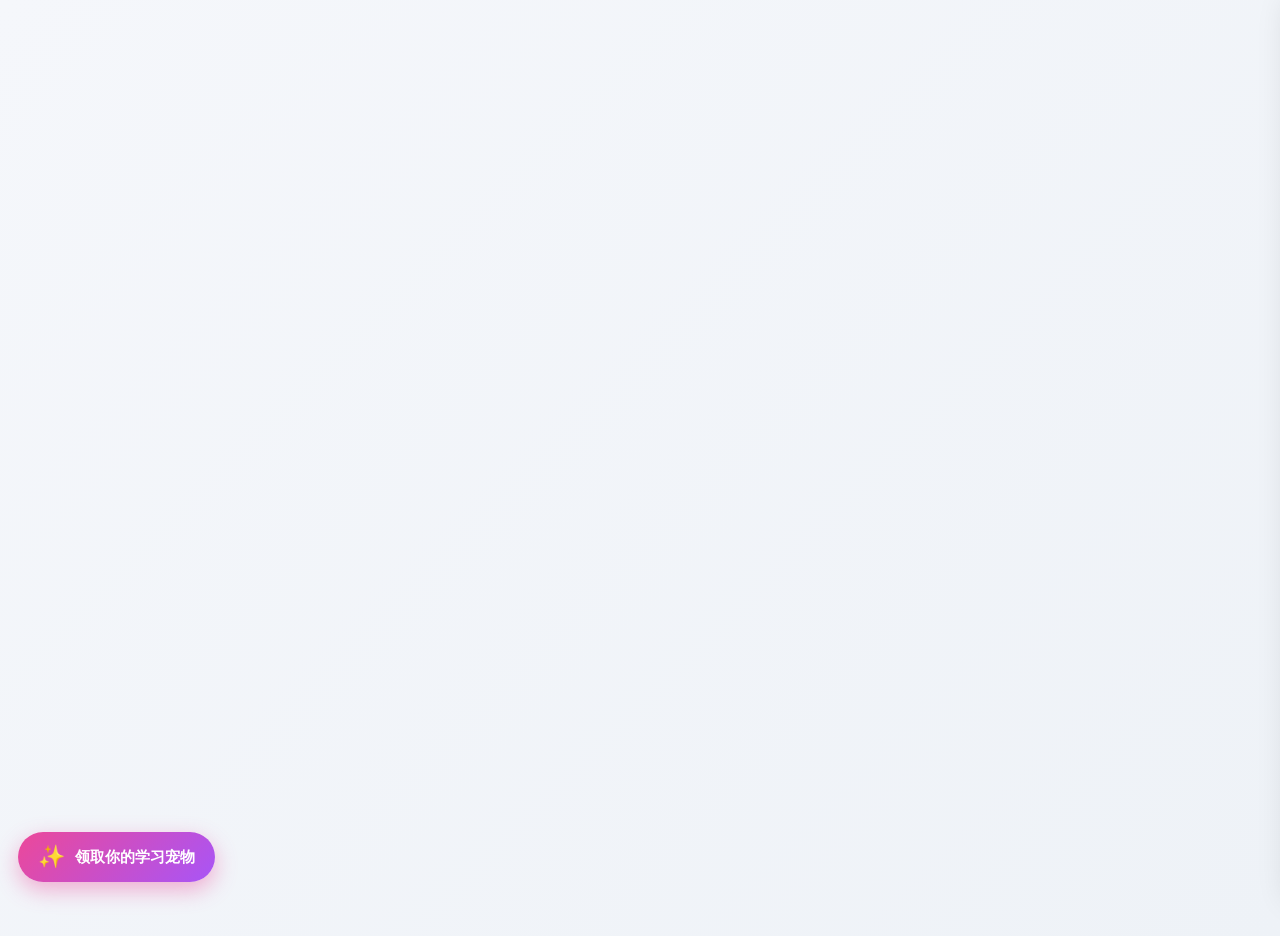
<file: 学习宠物/index.html>
<!DOCTYPE html>
<html lang="zh-CN">
<head>
<meta charset="UTF-8">
<meta name="viewport" content="width=device-width, initial-scale=1.0">
<title>学习宠物</title>
<style>
/* ============================================================
   学习宠物 —— 样式（仅组件级）
   ============================================================ */
:root{
  --indigo:#6366f1; --sky:#0ea5e9; --green:#22c55e; --red:#ef4444;
  --gray:#cbd5e1; --ink:#1e293b; --muted:#64748b; --bg1:#f5f7fb; --bg2:#eef2f7; --card:#fff;
  --aimes-pink:#f4a6d7;
}

/* === 宠物本体 === */
#pet{position:fixed;z-index:9999;width:130px;height:150px;display:none;cursor:grab;
  user-select:none;touch-action:none;filter:drop-shadow(0 6px 14px rgba(0,0,0,.18));}
#pet.dragging{cursor:grabbing;}
#pet img{width:100%;height:100%;object-fit:contain;image-rendering:pixelated;
  transform:scaleX(var(--dir,1));transition:transform .2s;
  background:transparent;min-height:40px;}
/* 爱弥丝 GIF 走路弹跳 */
#pet.aimes.walking img{animation:pet-bob .45s ease-in-out infinite;}
@keyframes pet-bob{0%,100%{transform:translateY(0) scaleX(var(--dir,1));}50%{transform:translateY(-3px) scaleX(var(--dir,1));}}

/* 博士熊 CSS 动画（静态图 + 关键帧） */
#pet.bear img{animation:bear-idle 2.2s ease-in-out infinite;}
@keyframes bear-idle{0%,100%{transform:translateY(0) rotate(0deg) scaleX(var(--dir,1));}25%{transform:translateY(-2px) rotate(1deg) scaleX(var(--dir,1));}75%{transform:translateY(-1px) rotate(-1deg) scaleX(var(--dir,1));}}
#pet.bear.walking img{animation:bear-walk .38s ease-in-out infinite;}
@keyframes bear-walk{0%,100%{transform:translateY(0) scaleY(1) scaleX(var(--dir,1));}30%{transform:translateY(-7px) scaleY(1.04) scaleX(var(--dir,1));}60%{transform:translateY(0) scaleY(.96) scaleX(var(--dir,1));}}
#pet.bear.dragging img{animation:none;transform:scale(1.08) scaleX(var(--dir,1));}
#pet.bear.hugging img{animation:bear-hug .5s ease-in-out 3;}
@keyframes bear-hug{0%,100%{transform:rotate(0deg) scaleX(var(--dir,1));}33%{transform:rotate(-8deg) scale(1.05) scaleX(var(--dir,1));}66%{transform:rotate(8deg) scale(1.05) scaleX(var(--dir,1));}}

#pet .shadow{position:absolute;bottom:-6px;left:10%;width:80%;height:12px;border-radius:50%;
  background:rgba(0,0,0,.15);filter:blur(4px);}
#pet .bubble{position:absolute;top:-48px;left:50%;transform:translateX(-50%);
  background:#fff;border:1px solid #e2e8f0;border-radius:12px;padding:6px 12px;font-size:13px;
  max-width:200px;white-space:normal;line-height:1.5;text-align:center;
  box-shadow:0 4px 12px rgba(0,0,0,.12);opacity:0;transition:.25s;pointer-events:none;}
#pet .bubble.show{opacity:1;}

/* === 领取按钮 === */
#claimBtn{position:fixed;left:18px;bottom:18px;z-index:9998;display:flex;align-items:center;gap:10px;
  border:none;background:linear-gradient(135deg,#ec4899,#a855f7);color:#fff;
  padding:12px 20px;border-radius:999px;font-size:15px;font-weight:700;cursor:pointer;
  box-shadow:0 8px 22px rgba(236,72,153,.42);animation:floaty 2.2s ease-in-out infinite;}
#claimBtn .emo{font-size:22px;}
@keyframes floaty{0%,100%{transform:translateY(0)}50%{transform:translateY(-5px)}}

/* === 面板开关 === */
#toggleBtn{position:fixed;right:18px;bottom:18px;z-index:9998;width:54px;height:54px;border-radius:50%;display:none;
  border:none;background:linear-gradient(135deg,#ec4899,#a855f7);color:#fff;font-size:24px;
  box-shadow:0 8px 20px rgba(236,72,153,.4);cursor:pointer;}

/* === 抽屉面板 === */
#panel{position:fixed;top:0;right:0;height:100%;width:360px;max-width:92vw;z-index:9998;
  background:var(--card);box-shadow:-10px 0 30px rgba(0,0,0,.12);transform:translateX(105%);
  transition:transform .3s ease;display:flex;flex-direction:column;font-family:-apple-system,"PingFang SC","Microsoft YaHei",sans-serif;color:var(--ink);}
#panel.open{transform:translateX(0);}
.p-head{display:flex;align-items:center;justify-content:space-between;gap:8px;padding:14px 16px;
  border-bottom:1px solid #f1f5f9;flex-wrap:wrap;}
.p-title{font-size:17px;font-weight:700;display:flex;align-items:center;gap:8px;}
.p-title input{border:none;border-bottom:2px dashed var(--gray);width:80px;font-size:16px;font-weight:700;outline:none;}
.lvl{background:linear-gradient(135deg,#ec4899,#a855f7);color:#fff;font-size:11px;
  font-weight:700;padding:2px 9px;border-radius:999px;}
.coins{display:flex;align-items:center;gap:5px;font-weight:700;color:#ea580c;background:#fff7ed;
  border:1px solid #fed7aa;padding:4px 10px;border-radius:999px;font-size:14px;}
.p-close{border:none;background:#f1f5f9;border-radius:10px;width:34px;height:34px;font-size:18px;cursor:pointer;color:var(--muted);}
.p-body{padding:14px 16px;overflow-y:auto;flex:1;}
.stats{display:grid;grid-template-columns:1fr 1fr;gap:9px 14px;margin-bottom:14px;}
.stat{display:flex;align-items:center;gap:7px;font-size:13px;}
.stat .ico{width:20px;text-align:center;}
.stat .lab{width:36px;color:var(--muted);}
.bar{flex:1;height:9px;background:#eef1f6;border-radius:999px;overflow:hidden;}
.bar>i{display:block;height:100%;border-radius:999px;transition:width .4s;}
.tabs{display:flex;gap:6px;margin:6px 0 14px;}
.tab{flex:1;text-align:center;padding:9px 4px;border-radius:10px;cursor:pointer;background:#eef1f6;
  color:var(--muted);font-weight:600;font-size:13px;border:1px solid transparent;transition:all .15s;}
.tab:hover{background:#f0e6f6;}
.tab.active{background:#fdf4ff;color:#a855f7;border-color:#f9a8d4;font-weight:700;}
.panel{display:none;}.panel.active{display:block;}

/* === 照顾 tab === */
.care-grid{display:grid;grid-template-columns:1fr 1fr;gap:9px;}
.care-btn{border:1px solid #e2e8f0;background:#f8fafc;border-radius:12px;padding:14px;text-align:left;
  font-size:14px;font-weight:600;cursor:pointer;color:var(--ink);transition:all .15s;}
.care-btn small{display:block;color:var(--muted);font-weight:500;font-size:11px;margin-top:4px;}
.care-btn:hover{border-color:#ec4899;background:#fdf4ff;transform:translateY(-1px);}

/* === 商店 tab === */
.shop-section-title{font-size:13px;font-weight:700;color:var(--muted);margin:8px 0 6px;
  padding-bottom:4px;border-bottom:1px solid #f1f5f9;}
.shop-section-title:first-child{margin-top:0;}
.shop{display:grid;grid-template-columns:1fr 1fr;gap:9px;}
.item{border:1px solid #e2e8f0;border-radius:12px;padding:10px;text-align:center;background:#f8fafc;transition:all .15s;}
.item:hover{border-color:#f9a8d4;box-shadow:0 2px 8px rgba(0,0,0,.06);}
.item .ic{font-size:28px;}
.item .nm{font-weight:700;font-size:13px;margin-top:2px;}
.item .ds{font-size:11px;color:var(--muted);min-height:26px;margin-top:2px;}
.item button{margin-top:6px;border:none;border-radius:9px;padding:6px 12px;font-weight:700;
  background:linear-gradient(135deg,#ec4899,#a855f7);color:#fff;font-size:12px;cursor:pointer;transition:all .15s;}
.item button:hover{transform:scale(1.05);}
.item button:disabled{background:var(--gray);cursor:not-allowed;transform:none;}
.item.owned{border-color:#bbf7d0;background:#f0fdf4;}
.item.owned button{background:var(--green);}
.item .equip{background:var(--sky);}

/* === 学习 tab === */
.earn-info{display:grid;gap:8px;margin-bottom:10px;}
.earn-card{display:flex;align-items:center;justify-content:space-between;gap:8px;padding:12px 14px;
  border:1px solid #e2e8f0;border-radius:11px;background:linear-gradient(135deg,#f8fafc,#f0f9ff);}
.earn-card .left{display:flex;align-items:center;gap:8px;}
.earn-card .icon{font-size:22px;}
.earn-card .info{font-size:13px;}
.earn-card .info b{display:block;font-size:14px;color:var(--ink);}
.earn-card .info span{color:var(--muted);font-size:11px;}
.earn-card .rate{font-size:14px;font-weight:700;color:#ea580c;white-space:nowrap;
  background:#fff7ed;padding:3px 10px;border-radius:999px;border:1px solid #fed7aa;}
.study-summary{background:linear-gradient(135deg,#eef2ff,#fdf4ff);border:1px solid #c7d2fe;
  border-radius:12px;padding:12px;font-size:13px;line-height:1.8;}
.study-summary b{color:#6366f1;}

/* 自动照顾状态 */
.auto-care-status{display:flex;align-items:center;gap:8px;padding:10px 12px;border-radius:10px;
  font-size:13px;margin-bottom:8px;transition:all .2s;}
.auto-care-status.on{background:#f0fdf4;border:1px solid #bbf7d0;color:#15803d;}
.auto-care-status.off{background:#f8fafc;border:1px solid #e2e8f0;color:var(--muted);}
.auto-dot{width:8px;height:8px;border-radius:50%;flex-shrink:0;}
.on .auto-dot{background:#22c55e;box-shadow:0 0 6px #22c55e66;}
.off .auto-dot{background:#cbd5e1;}

/* === 设置 tab === */
.set-row{display:flex;align-items:center;justify-content:space-between;padding:10px 0;border-bottom:1px solid #f1f5f9;font-size:14px;}
.set-row:last-child{border-bottom:none;}
.set-row input{border:1px solid #e2e8f0;border-radius:8px;padding:4px 8px;font-size:14px;outline:none;width:90px;}
.set-row select{border:1px solid #e2e8f0;border-radius:8px;padding:4px 8px;font-size:14px;outline:none;background:#fff;}
.switch{position:relative;width:44px;height:24px;flex-shrink:0;}
.switch input{opacity:0;width:0;height:0;}
.switch .slider{position:absolute;inset:0;background:#cbd5e1;border-radius:24px;cursor:pointer;transition:.2s;}
.switch .slider::before{content:'';position:absolute;height:18px;width:18px;left:3px;bottom:3px;
  background:#fff;border-radius:50%;transition:.2s;}
.switch input:checked+.slider{background:#22c55e;}
.switch input:checked+.slider::before{transform:translateX(20px);}
.danger{background:var(--red);color:#fff;border:none;border-radius:9px;padding:8px 16px;font-weight:700;cursor:pointer;transition:all .15s;}
.danger:hover{background:#dc2626;}

/* === 事件日志 === */
.event-log{max-height:140px;overflow-y:auto;background:#f8fafc;border:1px solid #e2e8f0;
  border-radius:10px;padding:8px 10px;margin-top:8px;font-size:12px;line-height:1.7;}
.event-log .empty{color:var(--muted);text-align:center;padding:12px 0;}
.event-log-item{padding:3px 0;border-bottom:1px dashed #f1f5f9;display:flex;gap:6px;align-items:flex-start;}
.event-log-item:last-child{border-bottom:none;}
.event-log-item .time{color:var(--muted);white-space:nowrap;font-size:11px;}
.event-log-item .msg{flex:1;}
.event-log-item.auto{color:#059669;}

.hint{font-size:12px;color:var(--muted);line-height:1.6;margin-top:8px;}
.hint code{background:#f1f5f9;padding:1px 5px;border-radius:4px;font-size:11px;}

#toast{position:fixed;left:50%;bottom:26px;transform:translateX(-50%) translateY(20px);background:var(--ink);
  color:#fff;padding:10px 18px;border-radius:11px;font-size:14px;opacity:0;pointer-events:none;transition:.3s;z-index:10000;
  max-width:320px;text-align:center;line-height:1.4;}
#toast.show{opacity:1;transform:translateX(-50%) translateY(0);}

/* === 宠物选择弹窗 === */
#pickModal{position:fixed;inset:0;z-index:10002;background:rgba(0,0,0,.45);
  display:none;align-items:center;justify-content:center;backdrop-filter:blur(4px);}
#pickModal.open{display:flex;}
.pick-inner{background:#fff;border-radius:24px;padding:28px 24px;max-width:420px;width:92vw;
  box-shadow:0 24px 60px rgba(0,0,0,.2);text-align:center;}
.pick-inner h2{margin:0 0 4px;font-size:20px;color:var(--ink);}
.pick-inner p{margin:0 0 20px;color:var(--muted);font-size:14px;}
.pick-options{display:flex;gap:16px;justify-content:center;}
.pick-card{width:150px;border:2px solid #e2e8f0;border-radius:18px;padding:16px 12px;cursor:pointer;
  transition:all .2s;text-align:center;background:#fafbfc;}
.pick-card:hover{border-color:#a855f7;transform:translateY(-4px);box-shadow:0 8px 24px rgba(168,85,247,.15);}
.pick-card.selected{border-color:#a855f7;background:#fdf4ff;box-shadow:0 0 0 3px rgba(168,85,247,.2);}
.pick-card .preview{width:110px;height:110px;margin:0 auto 10px;border-radius:14px;overflow:hidden;
  background:linear-gradient(135deg,#f0e6f6,#eef2f7);display:flex;align-items:center;justify-content:center;}
.pick-card .preview img{width:90px;height:90px;object-fit:contain;}
.pick-card .name{font-size:16px;font-weight:700;color:var(--ink);}
.pick-card .desc{font-size:11px;color:var(--muted);margin-top:4px;}
.pick-confirm{margin-top:22px;}
.pick-confirm button{width:100%;padding:12px;border:none;border-radius:14px;font-size:16px;font-weight:700;
  color:#fff;background:linear-gradient(135deg,#ec4899,#a855f7);cursor:pointer;
  box-shadow:0 8px 22px rgba(236,72,153,.35);transition:all .15s;}
.pick-confirm button:hover{transform:translateY(-1px);box-shadow:0 10px 28px rgba(236,72,153,.45);}
.pick-confirm button:disabled{background:var(--gray);box-shadow:none;cursor:not-allowed;transform:none;}

@keyframes rise{0%{opacity:1;transform:translateY(0)}100%{opacity:0;transform:translateY(-50px)}}
</style>
<style>
  body{margin:0;font-family:-apple-system,"PingFang SC","Microsoft YaHei",sans-serif;
    background:linear-gradient(135deg,#f5f7fb,#eef2f7);color:#1e293b;min-height:100vh;padding:18px;}
</style>
</head>
<body>

<!-- 领取按钮 -->
<button id="claimBtn" onclick="openPickModal()"><span class="emo">✨</span> 领取你的学习宠物</button>

<!-- 漫游宠物 -->
<div id="pet">
  <div class="bubble" id="bubble"></div>
  <img id="petImg" src="" alt="宠物" draggable="false" onerror="(function(el){el._errCount=(el._errCount||0)+1;if(el._errCount>5){el.style.opacity='0.3';el.alt='🐾 加载中...';}setTimeout(()=>{if(typeof setPetGif==='function')setPetGif(currentAnim||'idle')},300*el._errCount)})(this)">
  <div class="shadow"></div>
</div>
<button id="toggleBtn" title="打开/关闭面板">🐾</button>

<!-- 宠物选择弹窗 -->
<div id="pickModal">
  <div class="pick-inner">
    <h2>🌸 选择你的伙伴</h2>
    <p>每位同学只能领养一只宠物哦～选个喜欢的吧！</p>
    <div class="pick-options">
      <div class="pick-card" data-species="aimes" onclick="selectPet(this)">
        <div class="preview"><img src="./gifs/ameath_content.png" alt="爱弥丝"></div>
        <div class="name">🌸 爱弥丝</div>
        <div class="desc">来自鸣潮的电子精灵<br>GIF 动画 · 活泼可爱</div>
      </div>
      <div class="pick-card" data-species="bear" onclick="selectPet(this)">
        <div class="preview"><img src="./gifs/bear-glasses.png" alt="博士熊"></div>
        <div class="name">🐻 博士熊</div>
        <div class="desc">戴眼镜的学霸小熊<br>安静陪伴 · 温柔治愈</div>
      </div>
    </div>
    <div class="pick-confirm">
      <button id="pickConfirmBtn" disabled onclick="confirmPick()">确认领养</button>
    </div>
  </div>
</div>

<!-- 抽屉面板 -->
<div id="panel">
  <div class="p-head">
    <div class="p-title">
      <input id="petName" value="爱弥丝" maxlength="6" title="改名">
      <span class="lvl" id="lvl">Lv.1</span>
    </div>
    <div style="display:flex;align-items:center;gap:8px;">
      <div class="coins">🪙 <span id="coinNum">0</span></div>
      <button class="p-close" onclick="togglePanel()">✕</button>
    </div>
  </div>
  <div class="p-body">
    <div class="stats" id="stats"></div>
    <!-- 自动照顾状态条 -->
    <div class="auto-care-status" id="autoCareStatus">
      <span class="auto-dot"></span>
      <span id="autoCareText">自动照顾：开启中</span>
    </div>
    <div class="tabs">
      <div class="tab active" data-t="care">🤲 照顾</div>
      <div class="tab" data-t="shop">🛒 商店</div>
      <div class="tab" data-t="study">📚 学习</div>
      <div class="tab" data-t="set">⚙️ 设置</div>
    </div>

    <!-- 照顾 -->
    <div class="panel active" id="p-care">
      <div class="care-grid">
        <button class="care-btn" onclick="care('feed')">🍚 喂饭<small>饱食+25（🪙10）</small></button>
        <button class="care-btn" onclick="care('water')">💧 喂水<small>喝水+30（🪙8）</small></button>
        <button class="care-btn" onclick="care('play')">🎾 陪玩<small>心情+20 清洁+15（🪙30）</small></button>
        <button class="care-btn" onclick="care('clean')">🧼 洗澡<small>清洁+40（🪙20）</small></button>
      </div>
      <p class="hint">💡 手动照顾或让TA自己来。点TA可以免费「抱抱」+3 心情。</p>
    </div>

    <!-- 商店 -->
    <div class="panel" id="p-shop">
      <div class="shop-section-title">🍱 食物 & 饮品</div>
      <div class="shop" id="shop-food"></div>
      <div class="shop-section-title">🎀 装饰与用品</div>
      <div class="shop" id="shop-decor"></div>
      <p class="hint">购买消耗品立即生效；装饰品永久保留，可随时装备/卸下。<br>开启自动照顾后，宠物会自己花币买这些，约 <b>300~350 🪙/天</b>。</p>
    </div>

    <!-- 学习 -->
    <div class="panel" id="p-study">
      <div class="earn-info">
        <div class="earn-card"><div class="left"><span class="icon">📐</span><div class="info"><b>专注学习</b><span>每分钟自动入账</span></div></div><div class="rate">+1 🪙/分</div></div>
        <div class="earn-card"><div class="left"><span class="icon">📖</span><div class="info"><b>背单词</b><span>每词自动入账</span></div></div><div class="rate">+2 🪙/词</div></div>
        <div class="earn-card"><div class="left"><span class="icon">📝</span><div class="info"><b>数学收录</b><span>每道题自动入账</span></div></div><div class="rate">+5 🪙/道</div></div>
      </div>
      <div class="study-summary">
        今日统计：<br>
        ⏱ 专注 <b id="tFocus">0</b> 分钟 &nbsp;·&nbsp; 📖 单词 <b id="tWord">0</b> 个<br>
        📝 数学 <b id="tMath">0</b> 道 &nbsp;·&nbsp; 🪙 共赚 <b id="tCoin">0</b> 币<br>
        🤖 自动花费 <b id="tAutoSpend">0</b> 币
      </div>
      <div class="event-log" id="eventLog">
        <div class="empty">暂无互动记录…开始学习后TA会在这里冒泡～</div>
      </div>
    </div>

    <!-- 设置 -->
    <div class="panel" id="p-set">
      <div class="set-row"><span>宠物名字</span><input id="setName" value="爱弥丝" maxlength="6"></div>
      <div class="set-row"><span>自动照顾</span>
        <label class="switch"><input type="checkbox" id="autoCareToggle" onchange="toggleAutoCare()"><span class="slider"></span></label>
      </div>
      <div class="set-row"><span>移动间隔</span>
        <select id="moveIntervalSel" onchange="changeMoveInterval()">
          <option value="1">1 分钟（活跃）</option>
          <option value="3">3 分钟</option>
          <option value="5" selected>5 分钟（默认）</option>
          <option value="10">10 分钟（安静）</option>
          <option value="30">30 分钟（懒散）</option>
        </select>
      </div>
      <div class="set-row"><span>放生宠物</span><button class="danger" onclick="release()">确认放生</button></div>
      <p class="hint">进度存本浏览器 localStorage（<code>pet-state-v1</code>）。<br>接进考研学习中心后按账号隔离，学习事件由主页面自动推送。</p>
    </div>
  </div>
</div>

<div id="toast"></div>

<script>
'use strict';

/* ============ 可配置项 ============ */
var KEY = 'pet-state-v1';
var GIF_BASE = 'https://gitee.com/lzy-buaa-jdi/ameath/raw/master/gifs/';
var GIF_LOCAL = './gifs/';
var storage = null;

/* ============ 宠物种族配置 ============ */
var SPECIES = {
  aimes: {
    name: '爱弥丝',
    defaultName: '爱弥丝',
    // GIF 动画资源
    gifs: {
      idle: ['idle1.gif', 'idle2.gif', 'idle3.gif', 'idle4.gif'],
      move: 'move.gif',
      drag: 'drag.gif',
      screen: ['screen1.gif', 'screen2.gif', 'screen3.gif', 'screen4.gif', 'screen5.gif', 'screen6.gif', 'screen7.gif'],
      main: 'ameath_content.png'
    },
    cssClass: 'aimes'
  },
  bear: {
    name: '博士熊',
    defaultName: '小博',
    // 静态 PNG，用 CSS 动画模拟
    gifs: { idle: ['bear-glasses.png'], move: 'bear-glasses.png', drag: 'bear-glasses.png', screen: ['bear-glasses.png'], main: 'bear-glasses.png' },
    cssClass: 'bear'
  },
};

/* ============ 数据模型 ============ */
var DECAY = { full: 8.0, water: 10.0, energy: 1.0, clean: 5.0, mood: 5.0 };
var EARN_RULE = { focus: 1, word: 2, math: 5 };

var SHOP_FOOD = [
  { id: 'rice', name: '饭团', icon: '🍙', cost: 10, type: 'consume', effect: { full: 25 }, desc: '饱食 +25' },
  { id: 'noodle', name: '泡面', icon: '🍜', cost: 25, type: 'consume', effect: { full: 50 }, desc: '饱食 +50' },
  { id: 'water', name: '矿泉水', icon: '💧', cost: 8, type: 'consume', effect: { water: 30 }, desc: '喝水 +30' },
  { id: 'juice', name: '果汁', icon: '🥤', cost: 18, type: 'consume', effect: { water: 50 }, desc: '喝水 +50' }
];
var SHOP_DECOR = [
  { id: 'ball', name: '小皮球', icon: '🎾', cost: 30, type: 'consume', effect: { mood: 25 }, desc: '心情 +25' },
  { id: 'soap', name: '沐浴露', icon: '🧼', cost: 20, type: 'consume', effect: { clean: 40 }, desc: '清洁 +40' },
  { id: 'hat', name: '学士帽', icon: '🎓', cost: 80, type: 'perm', desc: '永久：戴学士帽' },
  { id: 'bow', name: '蝴蝶结', icon: '🎀', cost: 60, type: 'perm', desc: '永久：戴蝴蝶结' },
  { id: 'home', name: '舒适小窝', icon: '🏠', cost: 120, type: 'perm', desc: '永久：脚下小窝' }
];
var SHOP = SHOP_FOOD.concat(SHOP_DECOR);

var CARE = {
  feed: { cost: 10, effect: { full: 25 }, emo: '🍚' },
  water: { cost: 8, effect: { water: 30 }, emo: '💧' },
  play: { cost: 30, effect: { mood: 20, clean: 15 }, emo: '🎾' },
  clean: { cost: 20, effect: { clean: 40 }, emo: '🧼' }
};

/* ========== 学习交互 — 反应库 ========== */
var REACTIONS = {
  wordWrong: {
    msgs: [
      '这都不会？哼～再想想！😏',
      '哎呀又错了，你是不是在梦游呀～',
      '这个单词已经记错第 N 次了哦，认真点嘛！',
      '要不要我帮你记？…才不要呢，自己背！👅',
      '错啦错啦～不过没关系，再来一次就好啦',
      '主人你今天的脑子是不是落在家里了～'
    ],
    emoji: '🤪', moodChange: -2, anim: 'screen'
  },
  wordCorrect: {
    msgs: [
      '答对啦！真棒～继续保持 💪',
      'nice！这个单词已经被你拿下了 ✨',
      '嗯嗯，就是这个意思，主人越来越厉害了～',
      '又对一个！离上岸又近了一步 🎯'
    ],
    emoji: '🌟', moodChange: +3, anim: 'screen'
  },
  focusDone: {
    msgs: function (data) {
      var m = data && data.min || 0;
      if (m >= 120) return ['天呐 ' + m + ' 分钟！！主人你也太拼了吧，休息一下眼睛吧～👀',
        m + ' 分钟专注！这就是上岸的姿态吗！佩服佩服 🫡'];
      if (m >= 60) return ['哇 ' + m + ' 分钟！很棒哦，喝口水歇会儿吧～💧',
        '专注 ' + m + ' 分钟，效率满满！给你点赞 👍'];
      return ['不错不错，' + m + ' 分钟的专注，稳扎稳打～📝',
        m + ' 分钟～继续加油，我看好你哦 😊'];
    },
    emoji: '💪', moodChange: +5, anim: 'screen'
  },
  mathWrong: {
    msgs: [
      '数学题又翻车了？让我看看…嗯确实有点难 😅',
      '别慌别慌，错题是宝贝，整理一下就好啦～',
      '这道题…我也觉得烦，但为了考研忍忍吧！',
      '计算错了还是思路错了？下次细心点哦～',
      '没事没事，哪有不犯错的，重要的是搞懂它！'
    ],
    emoji: '🤔', moodChange: -1, anim: 'idle'
  },
  milestone: {
    msgs: function (data) {
      if (!data) return ['里程碑达成！🎉'];
      if (data.type === 'words') return ['哇！今天背了 ' + data.n + ' 个单词！词汇量暴涨中 📈',
        data.n + ' 个单词入手！离英语大神又近一步 ✍️'];
      if (data.type === 'focus') return [data.n + ' 分钟专注时长！这种毅力一定能上岸 🔥',
        '累计专注 ' + data.n + ' 分钟！你是真的卷王啊…🫡'];
      return ['太厉害了！又一个里程碑达成 🏆'];
    },
    emoji: '🎉', moodChange: +8, anim: 'screen'
  }
};

/* ========== 运行时变量 ========== */
var state = null, gifOk = false;
var pet = null, petImg = null;
var currentAnim = 'idle';
var selectedSpecies = null;   // 选择弹窗中选中的种族

var x = 0, y = 0, dir = 1, speed = 0.9;
var walking = false, dragging = false, target = null;
var MOVE_INTERVAL = 5 * 60 * 1000;
var nextMoveAt = Date.now() + MOVE_INTERVAL;
var M = 12, PW = 130, PH = 150;

var AUTO_CARE_INTERVAL = 3 * 60 * 1000;
var nextAutoCareAt = 0;
var AUTO_RESERVE = 30;
var AUTO_THRESHOLD = 35;

/* ============ 工具 ============ */
function todayStr() { var d = new Date(); return d.getFullYear() + '-' + (d.getMonth() + 1) + '-' + d.getDate(); }
function pick(arr) { return arr[Math.floor(Math.random() * arr.length)]; }
function pad0(n) { return n < 10 ? '0' + n : '' + n; }
function rand(a, b) { return a + Math.random() * (b - a); }
function clampStat(k, d) { state.stats[k] = Math.max(0, Math.min(100, state.stats[k] + d)); }
function moodCategory() { var m = state.stats.mood; return m >= 70 ? 'happy' : m >= 40 ? 'ok' : 'sad'; }

/* 当前种族的 GIF 配置快捷访问 */
function curGifs() { return SPECIES[state.species || 'aimes'].gifs; }
function curClass() { return SPECIES[state.species || 'aimes'].cssClass; }

/* ============ 存储适配 ============ */
function defaultStorage() {
  return {
    get: function (k) { try { return localStorage.getItem(k); } catch (e) { return null; } },
    set: function (k, v) { try { localStorage.setItem(k, v); } catch (e) { } }
  };
}
function load() {
  try { var s = JSON.parse(storage.get(KEY)); if (s && s.stats) return s; } catch (e) { }
  return null;
}
function save() { storage.set(KEY, JSON.stringify(state)); }

/* ============ 状态 ============ */
function freshState(species) {
  species = species || 'aimes';
  var sp = SPECIES[species];
  return {
    name: sp.defaultName, owned: false, coins: 200, exp: 0, level: 1,
    species: species,
    stats: { mood: 80, full: 70, water: 70, energy: 70, clean: 70 }, lastSeen: Date.now(),
    inventory: {}, equipped: {},
    today: { focus: 0, word: 0, math: 0, coin: 0, autoSpend: 0, date: todayStr() },
    eventLog: [],
    moveInterval: 5,
    autoCare: true
  };
}
function applyDecay() {
  var now = Date.now(); var h = Math.min((now - state.lastSeen) / 3600000, 240);
  if (h > 0) for (var k in DECAY) state.stats[k] = Math.max(0, state.stats[k] - DECAY[k] * h);
  if (state.today.date !== todayStr()) state.today = { focus: 0, word: 0, math: 0, coin: 0, autoSpend: 0, date: todayStr() };
  state.lastSeen = now;
  if (!state.eventLog) state.eventLog = [];
  if (state.moveInterval === undefined) state.moveInterval = 5;
  if (state.autoCare === undefined) state.autoCare = true;
  if (!state.today.autoSpend && state.today) state.today.autoSpend = 0;
  // 兼容旧数据：补缺字段
  if (!SPECIES[state.species]) state.species = 'aimes';
  if (!state._bonusGiven) {
    state.coins = (state.coins || 0) + 200;
    state._bonusGiven = true;
    save();
  }
}

/* ============ 渲染（种族感知） ============ */
var _gifRetryCount = 0;
function setPetGif(anim) {
  currentAnim = anim;
  var gifs = curGifs();
  var filename;
  if (anim === 'move') filename = gifs.move;
  else if (anim === 'drag') filename = gifs.drag;
  else if (anim === 'screen') filename = gifs.screen[Math.floor(Math.random() * gifs.screen.length)];
  else if (anim === 'idle') filename = gifs.idle[Math.floor(Math.random() * gifs.idle.length)];
  else filename = gifs.main;

  var localUrl = GIF_LOCAL + filename;

  // 博士熊不走 GIF 探测逻辑（静态 png），直接设 src
  if (state.species === 'bear') {
    petImg.src = localUrl;
    return;
  }

  // 爱弥丝：优先本地，失败自动切远程
  if (gifOk) { petImg.src = localUrl; }
  else {
    petImg.src = localUrl;
    var probe = new Image();
    probe.onload = function () { gifOk = true; _gifRetryCount = 0; };
    probe.onerror = function () {
      _gifRetryCount++;
      // 本地失败，尝试远程；远程也失败就轮换 idle GIF
      if (_gifRetryCount <= 1) { petImg.src = GIF_BASE + filename; gifOk = false; }
      else { petImg.src = GIF_BASE + gifs.main; }  // 兜底用静态图
    };
    probe.src = localUrl;
  }
}

function updatePetVisual() {
  if (dragging) setPetGif('drag');
  else if (walking) setPetGif('move');
  else setPetGif('idle');
}

/* 刷新宠物 DOM 的种族 class */
function syncSpeciesClass() {
  pet.classList.remove('aimes', 'bear', 'hugging');
  pet.classList.add(curClass());
}

/* ============ 渲染 ============ */
function renderHeader() {
  document.getElementById('petName').value = state.name;
  document.getElementById('setName').value = state.name;
  document.getElementById('coinNum').textContent = state.coins;
  document.getElementById('lvl').textContent = 'Lv.' + state.level;
}
function renderStats() {
  var defs = [
    { k: 'mood', ico: '😊', lab: '心情' }, { k: 'full', ico: '🍚', lab: '饱食' },
    { k: 'water', ico: '💧', lab: '喝水' }, { k: 'energy', ico: '⚡', lab: '精力' },
    { k: 'clean', ico: '🧼', lab: '清洁' }
  ];
  var colors = { mood: '#f59e0b', full: '#22c55e', water: '#0ea5e9', energy: '#6366f1', clean: '#14b8a6' };
  var html = '';
  defs.forEach(function (d) {
    var v = Math.round(state.stats[d.k]);
    html += '<div class="stat"><span class="ico">' + d.ico + '</span><span class="lab">' + d.lab + '</span>' +
      '<span class="bar"><i style="width:' + v + '%;background:' + colors[d.k] + '"></i></span>' +
      '<span style="width:26px;text-align:right;color:#64748b">' + v + '</span></div>';
  });
  var need = state.level * 100, expIn = state.exp % need;
  html += '<div class="stat" style="grid-column:1/3"><span class="ico">⭐</span><span class="lab">成长</span>' +
    '<span class="bar"><i style="width:' + Math.round(expIn / need * 100) + '%;background:linear-gradient(90deg,#ec4899,#a855f7)"></i></span>' +
    '<span style="color:#64748b">' + expIn + '/' + need + '</span></div>';
  document.getElementById('stats').innerHTML = html;
}
function renderShop() {
  function renderItem(it) {
    var owned = !!state.inventory[it.id], eq = !!state.equipped[it.id];
    var btn;
    if (it.type === 'perm') {
      btn = owned
        ? '<button class="equip" onclick="toggleEquip(\'' + it.id + '\')">' + (eq ? '卸下' : '装备') + '</button>'
        : '<button ' + (state.coins < it.cost ? 'disabled' : '') + " onclick=\"buy('" + it.id + "')\">🪙" + it.cost + '</button>';
    } else {
      btn = '<button ' + (state.coins < it.cost ? 'disabled' : '') + " onclick=\"buy('" + it.id + "')\">🪙" + it.cost + '</button>';
    }
    return '<div class="item ' + (owned ? 'owned' : '') + '"><div class="ic">' + it.icon + '</div><div class="nm">' + it.name + '</div>' +
      '<div class="ds">' + it.desc + '</div>' + btn + '</div>';
  }
  document.getElementById('shop-food').innerHTML = SHOP_FOOD.map(renderItem).join('');
  document.getElementById('shop-decor').innerHTML = SHOP_DECOR.map(renderItem).join('');
}
function renderStudy() {
  document.getElementById('tFocus').textContent = state.today.focus;
  document.getElementById('tWord').textContent = state.today.word;
  document.getElementById('tMath').textContent = state.today.math;
  document.getElementById('tCoin').textContent = state.today.coin;
  document.getElementById('tAutoSpend').textContent = (state.today.autoSpend || 0);
  renderEventLog();
  renderAutoCareStatus();
}
function renderAutoCareStatus() {
  var el = document.getElementById('autoCareStatus');
  var txt = document.getElementById('autoCareText');
  if (state.autoCare) { el.className = 'auto-care-status on'; txt.textContent = '🤖 自动照顾：运行中'; }
  else { el.className = 'auto-care-status off'; txt.textContent = '😴 自动照顾：已关闭'; }
  var chk = document.getElementById('autoCareToggle');
  if (chk && chk.checked !== state.autoCare) chk.checked = state.autoCare;
}
function renderEventLog() {
  var el = document.getElementById('eventLog');
  if (!state.eventLog || state.eventLog.length === 0) {
    el.innerHTML = '<div class="empty">暂无互动记录…开始学习后TA会在这里冒泡～</div>';
    return;
  }
  el.innerHTML = state.eventLog.slice(-20).map(function (e) {
    var cls = e.isAuto ? ' event-log-item auto' : ' event-log-item';
    return '<div class="' + cls + '"><span class="time">' + e.time + '</span><span class="msg">' + e.msg + '</span></div>';
  }).join('');
  el.scrollTop = el.scrollHeight;
}
function renderAll() { renderHeader(); renderStats(); renderShop(); renderStudy(); updateBubble(); }

/* ============ 行为 ============ */
function toast(m) {
  var t = document.getElementById('toast'); t.textContent = m; t.classList.add('show');
  clearTimeout(toast._t); toast._t = setTimeout(function () { t.classList.remove('show'); }, 1800);
}
function floatEmoji(ch) {
  var r = pet.getBoundingClientRect();
  var f = document.createElement('div'); f.textContent = ch; f.style.cssText =
    'position:fixed;left:' + (r.left + r.width / 2 - 10) + 'px;top:' + r.top + 'px;font-size:22px;pointer-events:none;z-index:10001;animation:rise 1s ease-out forwards;';
  document.body.appendChild(f); setTimeout(function () { f.remove(); }, 1000);
}
function addExp(n) {
  state.exp += n;
  var nl = Math.floor(state.exp / (state.level * 100)) + 1;
  if (nl > state.level) { state.level = nl; toast('🎉 升级！Lv.' + nl); }
}
function care(act) {
  var c = CARE[act]; if (state.coins < c.cost) { toast('币不够～'); return; }
  state.coins -= c.cost; for (var k in c.effect) clampStat(k, c.effect[k]);
  floatEmoji(c.emo); save(); renderAll();
}
function buy(id) {
  var it = SHOP.find(function (x) { return x.id === id; }); if (!it || state.coins < it.cost) { toast('币不够'); return; }
  state.coins -= it.cost;
  if (it.type === 'consume') { for (var k in it.effect) clampStat(k, it.effect[k]); toast('使用了 ' + it.name); }
  else { state.inventory[id] = true; state.equipped[id] = true; toast('获得 ' + it.name + '，已装备🎉'); }
  save(); renderAll();
}
function toggleEquip(id) { state.equipped[id] = !state.equipped[id]; save(); renderAll(); }
function earn(type, amt) {
  var coins = amt * EARN_RULE[type];
  state.coins += coins; state.today[type] += amt; state.today.coin += coins;
  if (type === 'focus') state.stats.energy = Math.min(100, state.stats.energy + amt * 0.3);
  save(); renderAll();
}
function hug() {
  clampStat('mood', 3); floatEmoji('💕'); setPetGif('screen'); save(); renderAll();
  // 博士熊用 hugging class 触发转圈动画
  if (state.species === 'bear') {
    pet.classList.add('hugging');
    setTimeout(function () { pet.classList.remove('hugging'); }, 1500);
  }
  setTimeout(function () { if (!walking && !dragging) setPetGif('idle'); }, 2500);
}
function release() {
  var petName = state.name || 'TA';
  if (!confirm('确定要放生 ' + petName + ' 吗？所有进度清零，需重新领取。')) return;
  state = freshState(); save(); hidePet(); toast(petName + ' 回到了原来的地方 ✨');
}
function rename() {
  var v = document.getElementById('petName').value.trim() || (SPECIES[state.species] ? SPECIES[state.species].defaultName : '宠物');
  state.name = v; document.getElementById('setName').value = v; save();
}
function changeMoveInterval() {
  var min = parseInt(document.getElementById('moveIntervalSel').value) || 5;
  state.moveInterval = min;
  MOVE_INTERVAL = min * 60 * 1000;
  nextMoveAt = Date.now() + MOVE_INTERVAL;
  save();
  toast('移动间隔已改为 ' + min + ' 分钟');
}
function toggleAutoCare() {
  state.autoCare = !!document.getElementById('autoCareToggle').checked;
  save();
  renderAutoCareStatus();
  toast(state.autoCare ? '🤖 自动照顾已开启' : '😴 自动照顾已关闭');
}

/* ========== 自动照顾系统 ========== */
function runAutoCare() {
  if (!state.owned || !state.autoCare) return;
  var s = state.stats;
  var needs = [];
  if (s.full < AUTO_THRESHOLD) needs.push({ stat: 'full', priority: s.full, items: SHOP_FOOD.filter(function (it) { return it.effect.full; }) });
  if (s.water < AUTO_THRESHOLD) needs.push({ stat: 'water', priority: s.water, items: SHOP_FOOD.filter(function (it) { return it.effect.water; }) });
  if (s.clean < AUTO_THRESHOLD) needs.push({ stat: 'clean', priority: s.clean, items: SHOP_FOOD.concat(SHOP_DECOR).filter(function (it) { return it.effect.clean; }) });
  if (s.mood < AUTO_THRESHOLD) needs.push({ stat: 'mood', priority: s.mood, items: SHOP_FOOD.concat(SHOP_DECOR).filter(function (it) { return it.effect.mood; }) });
  if (s.energy < AUTO_THRESHOLD) needs.push({ stat: 'energy', priority: s.energy, rest: true });

  needs.sort(function (a, b) { return a.priority - b.priority; });

  for (var i = 0; i < needs.length; i++) {
    var need = needs[i];
    if (need.rest) {
      clampStat('energy', 30);
      logAutoAction('小憩回血');
      showBubble(pick(['眯一会儿~😴', '补个觉~💤', '充电中~⚡']), 2000);
      floatEmoji('💤');
      save(); renderAll();
      return;
    }
    need.items.sort(function (a, b) { return a.cost - b.cost; });
    for (var j = 0; j < need.items.length; j++) {
      var item = need.items[j];
      if (state.coins >= item.cost + AUTO_RESERVE) {
        state.coins -= item.cost;
        for (var k in item.effect) clampStat(k, item.effect[k]);
        state.today.autoSpend = (state.today.autoSpend || 0) + item.cost;
        logAutoAction(item.name);
        var bubbles = {
          full: ['我去吃个饭~🍚', '饿了饿了…垫一口', '咕噜噜…开饭！'],
          water: ['喝口水~💧', '渴死我了…', '补水补水~'],
          clean: ['洗个澡吧~🧼', '身上脏脏的…', '洗澡时间到！'],
          mood: ['玩一会儿~🎾', '心情不好要哄哄', '陪我玩嘛～']
        };
        var pool = bubbles[need.stat] || ['嗯~'];
        showBubble(pool[Math.floor(Math.random() * pool.length)], 2000);
        floatEmoji(item.icon);
        save(); renderAll();
        return;
      }
    }
  }
}
function logAutoAction(itemName) {
  var now = new Date();
  var timeStr = pad0(now.getHours()) + ':' + pad0(now.getMinutes());
  if (!state.eventLog) state.eventLog = [];
  state.eventLog.push({ time: timeStr, msg: '🤖 自己买了 ' + itemName, isAuto: true });
  if (state.eventLog.length > 50) state.eventLog = state.eventLog.slice(-50);
}

/* ========== 学习交互系统 ========== */
function triggerEvent(type, data, fromExternal) {
  if (!state.owned) return;
  var r = REACTIONS[type]; if (!r) return;
  var msgs = r.msgs; var msg;
  if (typeof msgs === 'function') { msg = pick(msgs(data)); }
  else { msg = pick(msgs); }

  var now = new Date(); var timeStr = pad0(now.getHours()) + ':' + pad0(now.getMinutes());
  var logMsg = (r.emoji || '') + ' ' + msg;
  if (!state.eventLog) state.eventLog = [];
  state.eventLog.push({ time: timeStr, msg: logMsg, type: type });
  if (state.eventLog.length > 50) state.eventLog = state.eventLog.slice(-50);

  showBubble(msg, 3500);
  if (r.emoji) floatEmoji(r.emoji);
  if (r.anim) setPetGif(r.anim);
  setTimeout(function () { if (!walking && !dragging) setPetGif('idle'); }, 3000);

  if (r.moodChange) clampStat('mood', r.moodChange);
  addExp(type === 'milestone' ? 15 : (type === 'focusDone' ? 10 : 3));

  if (type === 'focusDone' && data && data.min) earn('focus', data.min);

  save(); renderAll();

  if (fromExternal && window.parent !== window) {
    window.parent.postMessage({ type: 'pet-reacted', eventType: type, msg: msg }, '*');
  }
}
function simulateEvent(type, data) {
  triggerEvent(type, data, false);
  if (type === 'focusDone' && data && data.min) earn('focus', data.min);
  if (type === 'wordCorrect' || type === 'wordWrong') earn('word', 5);
  if (type === 'mathWrong') earn('math', 1);
  if (type === 'milestone') {
    if (data && data.type === 'words') earn('word', data.n || 10);
    if (data && data.type === 'focus') earn('focus', data.n || 30);
  }
}

/* ============ 宠物选择弹窗 ============ */
function openPickModal() {
  if (state.owned) return;
  // 重置选中状态
  selectedSpecies = null;
  var cards = document.querySelectorAll('.pick-card');
  cards.forEach(function (c) { c.classList.remove('selected'); });
  document.getElementById('pickConfirmBtn').disabled = true;
  document.getElementById('pickModal').classList.add('open');
}
function selectPet(cardEl) {
  var cards = document.querySelectorAll('.pick-card');
  cards.forEach(function (c) { c.classList.remove('selected'); });
  cardEl.classList.add('selected');
  selectedSpecies = cardEl.dataset.species;
  document.getElementById('pickConfirmBtn').disabled = false;
}
function confirmPick() {
  if (!selectedSpecies) return;
  document.getElementById('pickModal').classList.remove('open');
  state.species = selectedSpecies;
  state.name = SPECIES[selectedSpecies].defaultName;
  showPet();
  toast('欢迎 ' + state.name + ' 加入旅程！送了你 200 🪙 启动资金 🌸');
}

/* ============ 领取 / 显示切换 ============ */
function showPet() {
  state.owned = true; save();
  document.getElementById('claimBtn').style.display = 'none';
  document.getElementById('toggleBtn').style.display = 'block';
  pet.style.display = 'block';

  // 应用种族样式
  syncSpeciesClass();

  x = 20; y = window.innerHeight - 170; pet.style.left = x + 'px'; pet.style.top = y + 'px';
  walking = false; pet.classList.remove('walking');
  MOVE_INTERVAL = (state.moveInterval || 5) * 60 * 1000;
  nextMoveAt = Date.now() + MOVE_INTERVAL;
  nextAutoCareAt = Date.now() + AUTO_CARE_INTERVAL;
  setPetGif('idle');
  renderAll();
}
function hidePet() {
  pet.style.display = 'none'; walking = false; pet.classList.remove('walking');
  document.getElementById('toggleBtn').style.display = 'none';
  document.getElementById('claimBtn').style.display = 'flex';
}

/* ============ 全屏漫游逻辑 ============ */
function pickTarget() {
  var minX = M, maxX = window.innerWidth - PW - M;
  var minY = M + 8, maxY = window.innerHeight - PH - M;
  var ang = Math.random() * Math.PI * 2;
  var maxD = Math.min(window.innerWidth, window.innerHeight) * 0.6;
  var dist = rand(60, Math.max(120, maxD));
  var tx = x + Math.cos(ang) * dist, ty = y + Math.sin(ang) * dist;
  tx = Math.max(minX, Math.min(maxX, tx));
  ty = Math.max(minY, Math.min(maxY, ty));
  target = { x: tx, y: ty };
  dir = target.x >= x ? 1 : -1;
  pet.querySelector('img').style.setProperty('--dir', dir);
}
function walkLoop() {
  var now = Date.now();
  if (!dragging && state && state.owned) {
    if (now >= nextAutoCareAt) {
      runAutoCare();
      nextAutoCareAt = now + AUTO_CARE_INTERVAL;
    }
    if (walking && target) {
      var dx = target.x - x, dy = target.y - y, dist = Math.hypot(dx, dy);
      if (dist < 4) {
        walking = false; pet.classList.remove('walking');
        setPetGif('idle');
        nextMoveAt = now + MOVE_INTERVAL;
        if (Math.random() < 0.7) {
          setPetGif('screen');
          showBubble(['💭', '♪', '✨', '🌸', '⭐', '🚀'][Math.floor(Math.random() * 6)], 1400);
          setTimeout(function () { if (!walking && !dragging) setPetGif('idle'); }, 2500);
        }
      } else {
        var ux = dx / dist, uy = dy / dist;
        x += ux * speed; y += uy * speed;
        dir = ux >= 0 ? 1 : -1;
        pet.style.left = x + 'px'; pet.style.top = y + 'px';
        pet.querySelector('img').style.setProperty('--dir', dir);
      }
    } else if (now >= nextMoveAt) {
      walking = true; pet.classList.add('walking'); pickTarget(); setPetGif('move');
    }
  }
  requestAnimationFrame(walkLoop);
}
function showBubble(txt, ms) {
  var b = document.getElementById('bubble'); b.textContent = txt; b.classList.add('show');
  clearTimeout(showBubble._t); showBubble._t = setTimeout(function () { b.classList.remove('show'); }, ms || 1500);
}
function updateBubble() {
  if (!state.owned) return;
  var s = state.stats; var need = [];
  if (s.full < 25) need.push('饿'); if (s.water < 25) need.push('渴'); if (s.clean < 25) need.push('脏'); if (s.energy < 25) need.push('累');
  if (need.length) showBubble('我' + need.join('又') + '了…', 2500);
  else if (moodCategory() === 'sad') showBubble('陪陪我嘛~', 2500);
}

/* ============ 面板 ============ */
function togglePanel() { document.getElementById('panel').classList.toggle('open'); }

/* ============ 初始化与事件绑定 ============ */
function bindDom() {
  pet.addEventListener('pointerdown', function (e) {
    if (!state.owned) return;
    dragging = true; var moved = 0; var downX = e.clientX; var downY = e.clientY;
    pet.classList.remove('walking'); setPetGif('drag'); pet.setPointerCapture(e.pointerId);
    pet._dragMove = function (ev) {
      moved += Math.abs(ev.clientX - downX) + Math.abs(ev.clientY - downY);
      x = ev.clientX - PW / 2; y = ev.clientY - PH / 2;
      x = Math.max(M, Math.min(window.innerWidth - PW - M, x));
      y = Math.max(M, Math.min(window.innerHeight - PH - M, y));
      pet.style.left = x + 'px'; pet.style.top = y + 'px';
    };
    pet._dragUp = function () {
      dragging = false;
      if (moved < 6) { hug(); }
      else { walking = false; pet.classList.remove('walking'); setPetGif('idle'); }
    };
  });
  pet.addEventListener('pointermove', function (e) { if (dragging && pet._dragMove) pet._dragMove(e); });
  pet.addEventListener('pointerup', function (e) { if (dragging && pet._dragUp) pet._dragUp(); });

  document.getElementById('toggleBtn').addEventListener('click', togglePanel);
  document.getElementById('petName').addEventListener('change', rename);
  document.getElementById('setName').addEventListener('input', function (e) {
    state.name = e.target.value; document.getElementById('petName').value = e.target.value; save();
  });
  var tabs = document.querySelectorAll('.tab');
  tabs.forEach(function (t) {
    t.addEventListener('click', function () {
      document.querySelectorAll('.tab').forEach(function (x) { x.classList.remove('active'); });
      document.querySelectorAll('.panel').forEach(function (x) { x.classList.remove('active'); });
      t.classList.add('active'); document.getElementById('p-' + t.dataset.t).classList.add('active');
    });
  });
  window.addEventListener('resize', function () {
    x = Math.max(M, Math.min(window.innerWidth - PW - M, x));
    y = Math.max(M, Math.min(window.innerHeight - PH - M, y));
    pet.style.left = x + 'px'; pet.style.top = y + 'px';
  });
}
function bindExternal() {
  window.addEventListener('message', function (e) {
    if (!e.data || e.data.type !== 'pet-event') return;
    triggerEvent(e.data.eventType, e.data.data, true);
    if (e.data.earn) earn(e.data.earn.type, e.data.earn.amt);
  });
  window.addEventListener('pet-event', function (e) {
    triggerEvent(e.detail.type, e.detail.data, true);
    if (e.detail.earn) earn(e.detail.earn.type, e.detail.earn.amt);
  });
}

function showPetInit() {
  document.getElementById('claimBtn').style.display = 'none';
  document.getElementById('toggleBtn').style.display = 'block';
  pet.style.display = 'block';

  // 应用种族样式
  syncSpeciesClass();

  x = Math.max(M, Math.min(window.innerWidth - PW - M, x));
  y = Math.max(M, Math.min(window.innerHeight - PH - M, y));
  pet.style.left = x + 'px'; pet.style.top = y + 'px';
  walking = false; pet.classList.remove('walking');
  MOVE_INTERVAL = (state.moveInterval || 5) * 60 * 1000;
  nextMoveAt = Date.now() + MOVE_INTERVAL;
  nextAutoCareAt = Date.now() + AUTO_CARE_INTERVAL;
  setPetGif('idle');
}

/* ============ 启动 ============ */
function initPet(options) {
  options = options || {};
  KEY = options.key || 'pet-state-v1';
  GIF_LOCAL = options.gifLocal || './gifs/';
  GIF_BASE = options.gifRemote || 'https://gitee.com/lzy-buaa-jdi/ameath/raw/master/gifs/';
  storage = options.storage || defaultStorage();

  pet = document.getElementById('pet');
  petImg = document.getElementById('petImg');
  if (!pet || !petImg) { console.error('[StudyPet] 未找到 #pet / #petImg 节点'); return; }

  bindDom();
  bindExternal();

  var saved = load();
  state = saved || freshState();
  applyDecay();
  if (!saved) save();
  if (state.owned) { showPetInit(); } else { hidePet(); }
  pet.querySelector('img').style.setProperty('--dir', dir);

  // 恢复设置
  MOVE_INTERVAL = (state.moveInterval || 5) * 60 * 1000;
  var sel = document.getElementById('moveIntervalSel');
  if (sel) sel.value = String(state.moveInterval || 5);
  var chk = document.getElementById('autoCareToggle');
  if (chk) chk.checked = !!state.autoCare;

  // 预加载爱弥丝 GIF（仅 aimes 需要）
  var aimesGifs = SPECIES.aimes.gifs;
  [aimesGifs.move, aimesGifs.drag, aimesGifs.main].concat(aimesGifs.idle).concat(aimesGifs.screen).forEach(function (src) {
    var i = new Image(); i.src = GIF_LOCAL + src;
    var j = new Image(); j.src = GIF_BASE + src;
  });

  renderAll();
  walkLoop();
}

/* 暴露 API */
window.StudyPet = {
  init: initPet,
  event: function (t, d) { triggerEvent(t, d, false); }
};
window.petEvent = triggerEvent;
window.claim = openPickModal;
window.togglePanel = togglePanel;
window.care = care;
window.buy = buy;
window.toggleEquip = toggleEquip;
window.simulateEvent = simulateEvent;
window.release = release;
window.rename = rename;
window.changeMoveInterval = changeMoveInterval;
window.toggleAutoCare = toggleAutoCare;
window.hug = hug;
window.openPickModal = openPickModal;
window.selectPet = selectPet;
window.confirmPick = confirmPick;

/* 自动启动 */
if (document.readyState === 'loading') {
  document.addEventListener('DOMContentLoaded', initPet);
} else {
  initPet();
}
</script>
</body>
</html>
</file>
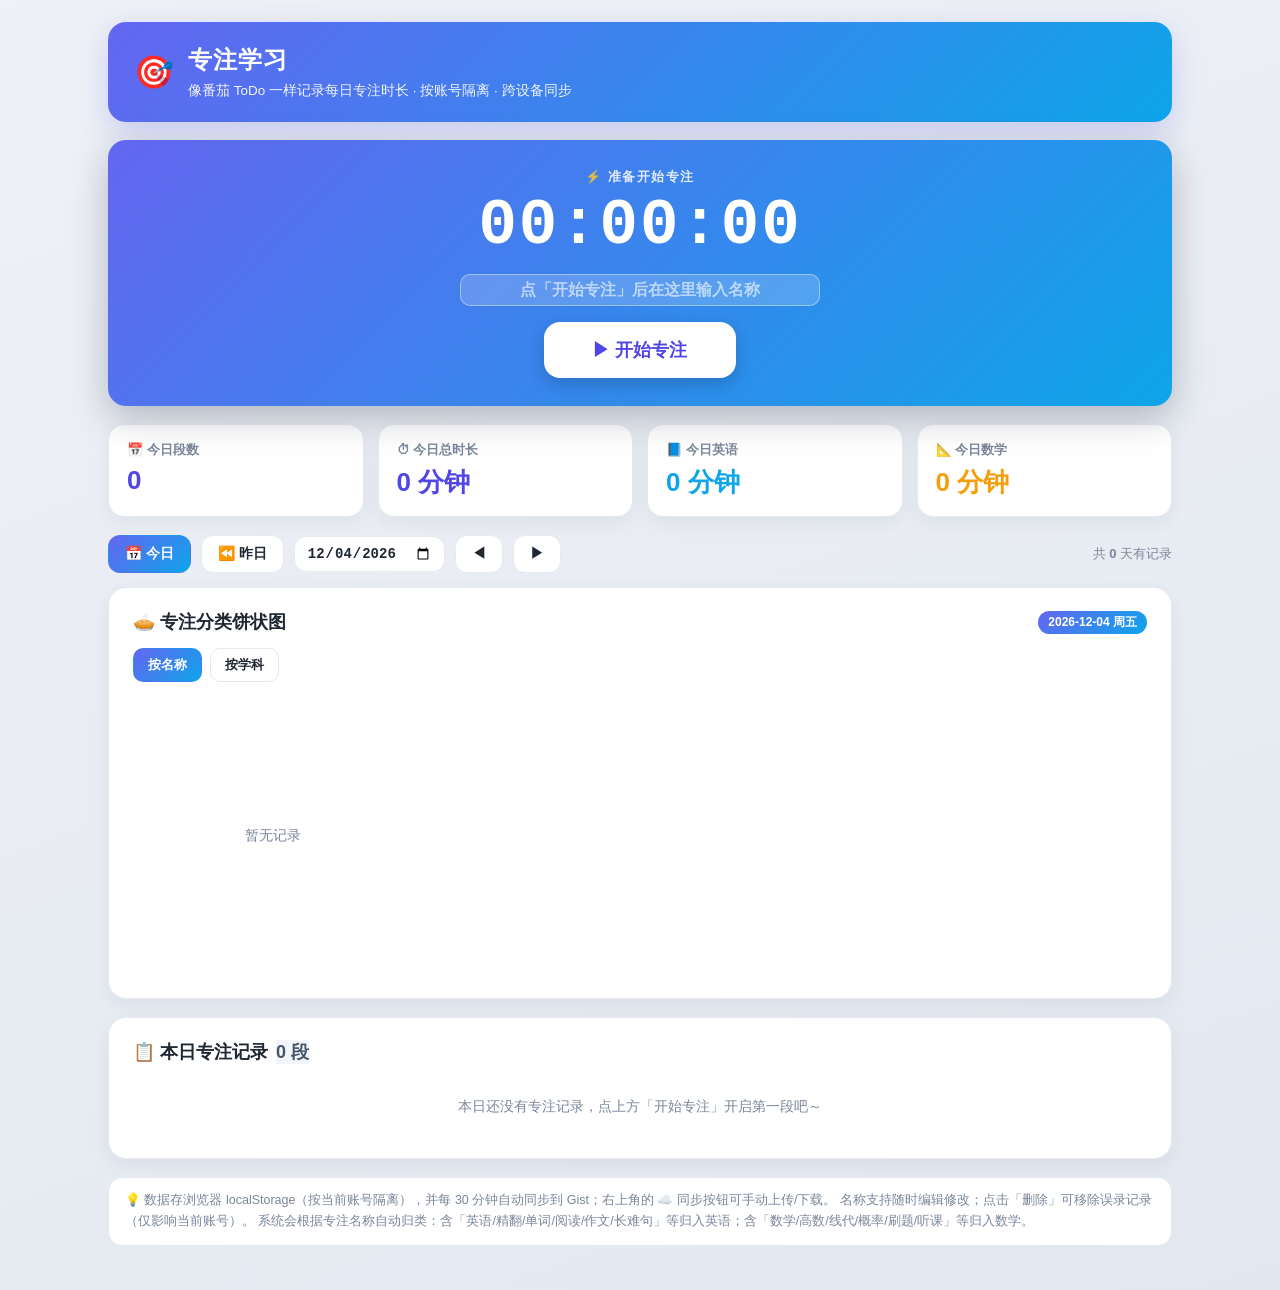
<file: 专注学习.html>
<!DOCTYPE html>
<html lang="zh-CN">
<head>
  <script src="./account.js"></script>
<meta charset="UTF-8">
<meta name="viewport" content="width=device-width, initial-scale=1.0">
<title>专注学习 · 考研学习中心</title>
<link rel="stylesheet" href="./theme.css">
<style>
  :root {
    --bg: #eef1f6;
    --bg2: #e3e8f0;
    --card: #ffffff;
    --text: #1f2733;
    --muted: #7a869a;
    --border: #e6e9f0;
    --primary: #6366f1;
    --primary-d: #4f46e5;
    --success: #16a34a;
    --danger: #dc2626;
    --warn: #f97316;
    --eng: #0ea5e9;
    --math: #f59e0b;
  }
  * { box-sizing: border-box; }
  body {
    margin: 0;
    font-family: -apple-system, "PingFang SC", "Microsoft YaHei", "Segoe UI", sans-serif;
    background: linear-gradient(160deg, var(--bg), var(--bg2));
    color: var(--text);
    min-height: 100vh;
  }
  .container { max-width: 1100px; margin: 0 auto; padding: 22px 18px 44px; }

  .page-head {
    background: linear-gradient(135deg, #6366f1, #0ea5e9);
    color: #fff;
    border-radius: 18px;
    padding: 22px 26px;
    box-shadow: 0 10px 30px rgba(99,102,241,.25);
    margin-bottom: 18px;
    display: flex;
    align-items: center;
    gap: 14px;
  }
  .page-head .logo { font-size: 32px; }
  .page-head h1 { margin: 0; font-size: 24px; letter-spacing: 1px; }
  .page-head .sub { margin-top: 6px; font-size: 13.5px; opacity: .92; }

  /* 计时卡片 */
  .timer-card {
    background: linear-gradient(135deg, #1e293b 0%, #334155 100%);
    color: #fff;
    border-radius: 18px;
    padding: 28px 32px;
    box-shadow: 0 12px 36px rgba(15, 23, 42, .25);
    margin-bottom: 18px;
    text-align: center;
    position: relative;
    overflow: hidden;
  }
  .timer-card.idle {
    background: linear-gradient(135deg, #6366f1, #0ea5e9);
  }
  .timer-card.running {
    background: linear-gradient(135deg, #f97316 0%, #ef4444 100%);
  }
  .timer-card.running::before {
    content: '';
    position: absolute; inset: 0;
    background: radial-gradient(circle at 30% 50%, rgba(255,255,255,.12), transparent 60%);
    pointer-events: none;
  }
  .timer-state {
    font-size: 13px;
    opacity: .85;
    margin-bottom: 8px;
    letter-spacing: 1.5px;
    font-weight: 700;
  }
  .timer-display {
    font-size: 64px;
    font-weight: 800;
    letter-spacing: 2px;
    font-variant-numeric: tabular-nums;
    font-family: "SF Mono", Consolas, "Microsoft YaHei", monospace;
    line-height: 1;
    margin: 8px 0 16px;
  }
  .timer-task {
    font-size: 16px;
    font-weight: 700;
    margin-bottom: 8px;
    min-height: 24px;
  }
  .timer-task input {
    background: rgba(255,255,255,.18);
    border: 1px solid rgba(255,255,255,.4);
    color: #fff;
    font-size: 16px;
    font-weight: 700;
    text-align: center;
    padding: 6px 12px;
    border-radius: 10px;
    width: min(360px, 90%);
    outline: none;
  }
  .timer-task input::placeholder { color: rgba(255,255,255,.6); }
  .timer-task input:focus { background: rgba(255,255,255,.28); border-color: #fff; }

  .timer-actions { display: flex; gap: 12px; justify-content: center; flex-wrap: wrap; margin-top: 16px; }
  .timer-btn {
    border: none;
    cursor: pointer;
    font-size: 16px;
    font-weight: 800;
    padding: 12px 32px;
    border-radius: 14px;
    transition: all .15s;
    display: inline-flex;
    align-items: center;
    gap: 8px;
  }
  .timer-btn.big {
    padding: 16px 48px;
    font-size: 18px;
    border-radius: 16px;
  }
  .timer-btn.start {
    background: #fff;
    color: var(--primary-d);
    box-shadow: 0 6px 18px rgba(0,0,0,.18);
  }
  .timer-btn.start:hover { transform: translateY(-1px); box-shadow: 0 8px 22px rgba(0,0,0,.22); }
  .timer-btn.stop {
    background: #fff;
    color: var(--danger);
    box-shadow: 0 6px 18px rgba(0,0,0,.18);
  }
  .timer-btn.stop:hover { transform: translateY(-1px); }
  .timer-btn.ghost {
    background: rgba(255,255,255,.18);
    color: #fff;
    border: 1px solid rgba(255,255,255,.4);
  }
  .timer-btn.ghost:hover { background: rgba(255,255,255,.28); }
  .timer-btn.discard {
    background: rgba(255,255,255,.12);
    color: #fff;
    border: 1px solid rgba(255,255,255,.3);
    font-weight: 600;
    padding: 12px 20px;
  }

  /* 统计卡片 */
  .stats-row {
    display: grid;
    grid-template-columns: repeat(4, 1fr);
    gap: 14px;
    margin-bottom: 18px;
  }
  @media (max-width: 760px) {
    .stats-row { grid-template-columns: repeat(2, 1fr); }
    .timer-display { font-size: 48px; }
  }
  .stat-card {
    background: var(--card);
    border: 1px solid var(--border);
    border-radius: 16px;
    padding: 16px 18px;
    box-shadow: 0 6px 20px rgba(31,39,51,.06);
  }
  .stat-card .lbl {
    font-size: 13px;
    color: var(--muted);
    font-weight: 700;
    display: flex; align-items: center; gap: 6px;
  }
  .stat-card .val {
    font-size: 26px;
    font-weight: 800;
    margin-top: 6px;
    font-variant-numeric: tabular-nums;
  }
  .stat-card .val.eng { color: var(--eng); }
  .stat-card .val.math { color: var(--math); }
  .stat-card .val.total { color: var(--primary-d); }

  /* 日期选择 */
  .toolbar {
    display: flex; gap: 10px; flex-wrap: wrap; align-items: center;
    margin-bottom: 14px;
  }
  .date-btn {
    background: var(--card); border: 1px solid var(--border);
    color: var(--text); padding: 9px 16px; border-radius: 12px;
    cursor: pointer; font-size: 14px; font-weight: 700;
  }
  .date-btn:hover { border-color: var(--primary); }
  .date-btn.active {
    background: linear-gradient(135deg, #6366f1, #0ea5e9);
    color: #fff; border-color: transparent;
  }
  .date-picker {
    padding: 8px 12px;
    border: 1px solid var(--border);
    border-radius: 12px;
    font-size: 14px;
    font-weight: 700;
    color: var(--text);
    background: var(--card);
  }

  /* 饼状图 + 详情 */
  .pie-section {
    background: var(--card);
    border: 1px solid var(--border);
    border-radius: 18px;
    padding: 22px 24px;
    box-shadow: 0 6px 20px rgba(31,39,51,.06);
    margin-bottom: 18px;
  }
  .pie-section h2 {
    margin: 0 0 14px; font-size: 18px;
    display: flex; align-items: center; gap: 8px;
  }
  .pie-section .tag {
    margin-left: auto; font-size: 12px; font-weight: 700;
    padding: 3px 10px; border-radius: 20px; color: #fff;
    background: linear-gradient(135deg, #6366f1, #0ea5e9);
  }
  .pie-body {
    display: grid;
    grid-template-columns: 280px 1fr;
    gap: 24px;
    align-items: center;
  }
  @media (max-width: 760px) {
    .pie-body { grid-template-columns: 1fr; }
  }
  .pie-chart-col { display: flex; flex-direction: column; align-items: center; }
  .pie-canvas-wrap {
    position: relative;
    width: 280px; height: 280px;
    margin: 0 auto;
  }
  .pie-canvas-wrap svg { width: 100%; height: 100%; display: block; }
  .pie-empty {
    position: absolute; inset: 0;
    display: flex; align-items: center; justify-content: center;
    color: var(--muted); font-size: 14px;
  }
  .pie-total { text-align: center; margin-top: 14px; }
  .pie-total-val { font-size: 22px; font-weight: 800; color: var(--text); line-height: 1.2; }
  .pie-total-lbl { font-size: 12px; color: var(--muted); margin-top: 2px; }
  .legend-list { display: flex; flex-direction: column; gap: 8px; }
  .legend-item {
    display: flex; align-items: center; gap: 10px;
    padding: 8px 12px;
    background: #f8fafc;
    border-radius: 10px;
    border: 1px solid #f1f5f9;
  }
  .legend-color {
    width: 14px; height: 14px; border-radius: 4px; flex-shrink: 0;
  }
  .legend-name { font-weight: 700; flex: 1; font-size: 14px; }
  .legend-dur { color: var(--muted); font-size: 12.5px; font-variant-numeric: tabular-nums; }
  .legend-pct { color: var(--primary-d); font-weight: 800; font-size: 13px; min-width: 48px; text-align: right; }

  /* 会话列表 */
  .session-list-card {
    background: var(--card);
    border: 1px solid var(--border);
    border-radius: 18px;
    padding: 22px 24px;
    box-shadow: 0 6px 20px rgba(31,39,51,.06);
    margin-bottom: 18px;
  }
  .session-list-card h2 {
    margin: 0 0 14px; font-size: 18px;
    display: flex; align-items: center; gap: 8px;
  }
  .session-list { display: flex; flex-direction: column; gap: 10px; }
  .session-item {
    display: flex; align-items: center; gap: 12px;
    padding: 12px 14px;
    background: #f8fafc;
    border-radius: 12px;
    border-left: 4px solid var(--primary);
  }
  .session-item.running { border-left-color: var(--warn); background: #fff7ed; }
  .session-color {
    width: 10px; height: 36px; border-radius: 4px;
    flex-shrink: 0;
  }
  .session-body { flex: 1; min-width: 0; }
  .session-name {
    font-weight: 700; font-size: 15px;
    display: flex; align-items: center; gap: 8px;
  }
  .session-name input {
    background: transparent; border: none; border-bottom: 1px dashed var(--border);
    font-weight: 700; font-size: 15px; color: var(--text); outline: none;
    padding: 2px 4px; width: min(260px, 60%);
  }
  .session-name input:focus { border-bottom-color: var(--primary); }
  .session-meta {
    font-size: 12.5px; color: var(--muted); margin-top: 4px;
    display: flex; gap: 12px; flex-wrap: wrap;
  }
  .session-dur {
    font-weight: 800; color: var(--primary-d);
    font-variant-numeric: tabular-nums; font-size: 15px;
    min-width: 80px; text-align: right;
  }
  .session-del {
    border: 1px solid var(--border); background: #fff; color: var(--muted);
    border-radius: 8px; padding: 6px 10px; cursor: pointer; font-size: 12px;
  }
  .session-del:hover { border-color: var(--danger); color: var(--danger); }
  .session-status {
    font-size: 11px; font-weight: 700; padding: 2px 8px;
    border-radius: 20px; background: var(--warn); color: #fff;
  }

  .empty-tip {
    color: var(--muted); font-size: 13.5px; padding: 20px 0; text-align: center;
  }

  /* toast 提示 */
  .toast {
    position: fixed; top: 20px; left: 50%; transform: translateX(-50%) translateY(-20px);
    background: rgba(15, 23, 42, .92); color: #fff;
    padding: 10px 18px; border-radius: 10px; font-size: 14px;
    opacity: 0; transition: all .25s; z-index: 9999;
    pointer-events: none;
  }
  .toast.show { opacity: 1; transform: translateX(-50%) translateY(0); }
  .toast.ok { background: rgba(22, 163, 74, .92); }
  .toast.err { background: rgba(220, 38, 38, .92); }

  .footer-tip {
    font-size: 12.5px; color: var(--muted); line-height: 1.7; margin-top: 12px;
    background: #fff; border: 1px solid var(--border); border-radius: 14px; padding: 12px 16px;
  }

  /* 饼图模式切换 */
  .pie-mode-toggle {
    display: flex; gap: 8px; margin-bottom: 14px;
  }
  .mode-btn {
    background: var(--card); border: 1px solid var(--border); color: var(--text);
    padding: 7px 14px; border-radius: 10px; cursor: pointer;
    font-size: 13px; font-weight: 700;
  }
  .mode-btn:hover { border-color: var(--primary); }
  .mode-btn.active {
    background: linear-gradient(135deg, #6366f1, #0ea5e9);
    color: #fff; border-color: transparent;
  }

  /* 学科分类标签 */
  .session-tag {
    font-size: 11px; font-weight: 700; padding: 2px 8px;
    border-radius: 20px; color: #fff; margin-left: 4px;
    display: inline-flex; align-items: center;
  }
  .session-tag.eng { background: var(--eng); }
  .session-tag.math { background: var(--math); }
  .session-tag.other { background: #94a3b8; }
</style>
</head>
<body>
<div class="container">
  <div class="page-head">
    <div class="logo">🎯</div>
    <div>
      <h1>专注学习</h1>
      <div class="sub">像番茄 ToDo 一样记录每日专注时长 · 按账号隔离 · 跨设备同步</div>
    </div>
  </div>

  <!-- 计时卡片 -->
  <div class="timer-card idle" id="timerCard">
    <div class="timer-state" id="timerState">⚡ 准备开始专注</div>
    <div class="timer-display" id="timerDisplay">00:00:00</div>
    <div class="timer-task" id="timerTask">
      <input type="text" id="taskNameInput" placeholder="点「开始专注」后在这里输入名称（例：英语精翻）" maxlength="40" disabled>
    </div>
    <div class="timer-actions" id="timerActions">
      <button class="timer-btn start big" id="btnStart">▶ 开始专注</button>
    </div>
  </div>

  <!-- 统计 -->
  <div class="stats-row">
    <div class="stat-card">
      <div class="lbl">📅 今日段数</div>
      <div class="val total" id="statCount">0</div>
    </div>
    <div class="stat-card">
      <div class="lbl">⏱ 今日总时长</div>
      <div class="val total" id="statTotal">0 分钟</div>
    </div>
    <div class="stat-card">
      <div class="lbl">📘 今日英语</div>
      <div class="val eng" id="statEng">0 分钟</div>
    </div>
    <div class="stat-card">
      <div class="lbl">📐 今日数学</div>
      <div class="val math" id="statMath">0 分钟</div>
    </div>
  </div>

  <!-- 日期选择 -->
  <div class="toolbar">
    <button class="date-btn active" id="dToday">📅 今日</button>
    <button class="date-btn" id="dYest">⏪ 昨日</button>
    <input type="date" class="date-picker" id="dPick">
    <button class="date-btn" id="dPrev" title="前一天">◀</button>
    <button class="date-btn" id="dNext" title="后一天">▶</button>
    <span style="color:var(--muted);font-size:13px;margin-left:auto;">共 <b id="totalDaysCount">0</b> 天有记录</span>
  </div>

  <!-- 饼状图 -->
  <div class="pie-section">
    <h2>🥧 专注分类饼状图 <span class="tag" id="pieDateTag">今日</span></h2>
    <div class="pie-mode-toggle">
      <button class="mode-btn active" id="modeName" data-mode="name">按名称</button>
      <button class="mode-btn" id="modeSubject" data-mode="subject">按学科</button>
    </div>
    <div class="pie-body">
      <div class="pie-chart-col">
        <div class="pie-canvas-wrap">
          <svg id="pieSvg" viewBox="0 0 100 100"></svg>
          <div class="pie-empty" id="pieEmpty" style="display:none;">暂无记录</div>
        </div>
        <div class="pie-total" id="pieTotal">
          <div class="pie-total-val" id="pieTotalVal">0 分钟</div>
          <div class="pie-total-lbl">总时长</div>
        </div>
      </div>
      <div class="legend-list" id="legendList"></div>
    </div>
  </div>

  <!-- 详情列表 -->
  <div class="session-list-card">
    <h2>📋 本日专注记录 <span class="tag" id="sessionCountTag" style="background:#f1f5f9;color:#475569;font-weight:800;">0 段</span></h2>
    <div class="session-list" id="sessionList">
      <div class="empty-tip">本日还没有专注记录，点上方「开始专注」开启第一段吧～</div>
    </div>
  </div>

  <div class="footer-tip">
    💡 数据存浏览器 localStorage（按当前账号隔离），并每 30 分钟自动同步到 Gist；右上角的 ☁️ 同步按钮可手动上传/下载。
    名称支持随时编辑修改；点击「删除」可移除误录记录（仅影响当前账号）。
    系统会根据专注名称自动归类：含「英语/精翻/单词/阅读/作文/长难句」等归入英语；含「数学/高数/线代/概率/刷题/听课」等归入数学。
  </div>
</div>

<div class="toast" id="toast"></div>

<script>
// ============== 基础工具 ==============
const STORE_KEY = "focusSessions_v1";
const RUNNING_KEY = "focusRunning_v1";
const COLOR_KEY = "focusColors_v1";
function $(id){ return document.getElementById(id); }
function curUser(){ return (window.getCurrentUser && window.getCurrentUser()) || ""; }
function ukey(base){ return curUser() ? ("user:" + curUser() + ":" + base) : base; }
function esc(s){ return (s==null?"":String(s)).replace(/[&<>"']/g, c=>({"&":"&amp;","<":"&lt;",">":"&gt;",'"':"&quot;","'":"&#39;"}[c])); }
function pad(n){ return String(n).padStart(2, "0"); }
function fmtDate(d){
  if(typeof d === "string"){
    const p = d.split("-");
    return p[0] + "-" + pad(p[1]) + "-" + pad(p[2]);
  }
  return d.getFullYear() + "-" + pad(d.getMonth()+1) + "-" + pad(d.getDate());
}
function todayStr(){ return fmtDate(new Date()); }
function fmtTime(dateStr){
  const d = new Date(dateStr);
  return pad(d.getHours()) + ":" + pad(d.getMinutes());
}
function fmtHMS(seconds){
  seconds = Math.max(0, Math.floor(seconds));
  const h = Math.floor(seconds / 3600);
  const m = Math.floor((seconds % 3600) / 60);
  const s = seconds % 60;
  if(h > 0) return `${h}:${pad(m)}:${pad(s)}`;
  return `${pad(m)}:${pad(s)}`;
}
function fmtMin(seconds){
  const mins = Math.round(seconds / 60);
  if(mins >= 60) {
    const h = Math.floor(mins/60);
    const m = mins % 60;
    return h + " 小时 " + (m>0?(m+" 分"):"").trim();
  }
  return mins + " 分钟";
}
function inferCategory(name){
  const n = String(name || "").toLowerCase();
  if(/英语|english|eng|精翻|精读|单词|词汇|阅读|作文|写作|翻译|长难句|听力|口语|语法|完型|完形|背单词|刷单词|英语二|英二|英语一|英一|四级|六级|四六级|cet|考研英语|英语真题|英语阅读|外刊|作文模板|作文范文|红宝书|恋词|闪过/.test(n)) return "eng";
  if(/数学|math|高数|高等数学|线代|线性代数|概率|概率论|数理统计|微积分|做题|刷题|听课|网课|真题|模拟题|数一|数二|数三|考研数学|武忠祥|张宇|李永乐|汤家凤|660|880|1000题|严选题|李林|合工大|超越|张宇8套|张宇4套|李正元|复习全书|辅导讲义|基础30讲|强化36讲|李范全书|杨超|方浩/.test(n)) return "math";
  return "other";
}
function categoryLabel(cat){
  return {eng:"英语", math:"数学", other:"其他"}[cat] || "其他";
}
function toast(msg, type){
  const t = $("toast");
  t.textContent = msg;
  t.className = "toast show " + (type||"");
  setTimeout(() => { t.className = "toast " + (type||""); }, 1800);
}

// ============== 数据存取 ==============
function loadAll(){
  try { return JSON.parse(localStorage.getItem(ukey(STORE_KEY)) || "[]"); }
  catch(e){ return []; }
}
function saveAll(list){
  localStorage.setItem(ukey(STORE_KEY), JSON.stringify(list));
}
function loadRunning(){
  try { return JSON.parse(localStorage.getItem(ukey(RUNNING_KEY)) || "null"); }
  catch(e){ return null; }
}
function saveRunning(obj){
  if(obj === null) localStorage.removeItem(ukey(RUNNING_KEY));
  else localStorage.setItem(ukey(RUNNING_KEY), JSON.stringify(obj));
}
function loadColorMap(){
  try { return JSON.parse(localStorage.getItem(ukey(COLOR_KEY)) || "{}"); }
  catch(e){ return {}; }
}
function saveColorMap(m){
  localStorage.setItem(ukey(COLOR_KEY), JSON.stringify(m));
}

// 给类目分配稳定颜色
const PALETTE = [
  "#6366f1","#0ea5e9","#f59e0b","#ec4899","#16a34a",
  "#8b5cf6","#f97316","#06b6d4","#84cc16","#ef4444",
  "#a855f7","#14b8a6","#facc15","#fb7185","#22d3ee"
];
function colorFor(name, map){
  if(map[name]) return map[name];
  let idx = 0;
  for(const k in map){
    const i = PALETTE.indexOf(map[k]);
    if(i >= 0 && i >= idx) idx = i + 1;
  }
  if(idx >= PALETTE.length) idx = Object.keys(map).length % PALETTE.length;
  map[name] = PALETTE[idx];
  return map[name];
}

// ============== 当前选中日期 ==============
let viewDate = todayStr();   // 当前在看哪一天
let running = loadRunning(); // 正在进行的会话
let tickInterval = null;
let pieGroupMode = "name";   // "name" | "subject"

// ============== 计时器 ==============
function startTick(){
  if(tickInterval) return;
  tickInterval = setInterval(refreshTimerDisplay, 1000);
}
function stopTick(){
  if(tickInterval){ clearInterval(tickInterval); tickInterval = null; }
}

function getElapsed(){
  if(!running) return 0;
  const start = new Date(running.startAt).getTime();
  let end;
  if(running.endAt) end = new Date(running.endAt).getTime();
  else end = Date.now();
  return Math.max(0, Math.floor((end - start) / 1000));
}

function refreshTimerDisplay(){
  const card = $("timerCard");
  const display = $("timerDisplay");
  const state = $("timerState");
  const actions = $("timerActions");
  const taskInput = $("taskNameInput");

  if(!running){
    card.classList.remove("running");
    card.classList.add("idle");
    state.textContent = "⚡ 准备开始专注";
    display.textContent = "00:00:00";
    taskInput.value = "";
    taskInput.disabled = true;
    taskInput.placeholder = "点「开始专注」后在这里输入名称";
    actions.innerHTML = `<button class="timer-btn start big" id="btnStart">▶ 开始专注</button>`;
    bindActionButtons();
    stopTick();
    return;
  }

  card.classList.remove("idle");
  card.classList.add("running");
  state.textContent = "🔥 专注中";
  display.textContent = fmtHMS(getElapsed());
  taskInput.disabled = false;
  if(document.activeElement !== taskInput){
    taskInput.value = running.name || "";
  }
  actions.innerHTML = `<button class="timer-btn stop big" id="btnStop">⏹ 结束专注</button>
       <button class="timer-btn ghost" id="btnCancel">✕ 取消</button>`;
  bindActionButtons();
}

function bindActionButtons(){
  const startBtn = $("btnStart");
  if(startBtn) startBtn.onclick = onStartClick;
  const stopBtn = $("btnStop");
  if(stopBtn) stopBtn.onclick = onStopClick;
  const cancelBtn = $("btnCancel");
  if(cancelBtn) cancelBtn.onclick = onCancelClick;
  const saveBtn = $("btnSave");
  if(saveBtn) saveBtn.onclick = onSaveEndedSession;
  const discardBtn = $("btnDiscard");
  if(discardBtn) discardBtn.onclick = onDiscardEndedSession;
}

function onStartClick(){
  if(running && !running.endAt){
    toast("已有专注进行中，请先结束", "err");
    return;
  }
  running = {
    id: "fs-" + Date.now() + "-" + Math.random().toString(36).slice(2,7),
    name: "",
    startAt: new Date().toISOString(),
    date: todayStr()
  };
  saveRunning(running);
  startTick();
  refreshTimerDisplay();
  setTimeout(() => {
    const inp = $("taskNameInput");
    inp.disabled = false;
    inp.focus();
    inp.placeholder = "输入本次专注名称（可空）";
  }, 50);
  toast("开始专注！命名后点「结束专注」保存", "ok");
}

function onStopClick(){
  if(!running || running.endAt) return;
  const name = ($("taskNameInput").value || "").trim();
  running.endAt = new Date().toISOString();
  running.name = name || running.name || "未命名专注";
  // 冻结分钟数
  running.minutes = Math.max(0, Math.round((new Date(running.endAt).getTime() - new Date(running.startAt).getTime()) / 60000));
  // 方案A：结束即入库，不再有"未保存预览"
  const list = loadAll();
  list.push({
    id: running.id,
    name: running.name,
    category: inferCategory(running.name),
    startAt: running.startAt,
    endAt: running.endAt,
    duration: getElapsed(),
    date: running.date
  });
  saveAll(list);
  const colorMap = loadColorMap();
  colorFor(list[list.length-1].name, colorMap);
  saveColorMap(colorMap);
  const _focusMin = running.minutes;
  /* 学习宠物联动 */
  try { var _sp = (parent.StudyPet || top.StudyPet); if(_sp) _sp.event('focusDone', {min: _focusMin}); } catch(e){}
  saveRunning(null);
  running = null;
  stopTick();
  refreshTimerDisplay();
  viewDate = todayStr();
  renderAll();
  toast("已保存到「"+todayStr()+"」 · 本次 "+fmtHMS(list[list.length-1].duration), "ok");
}

function onCancelClick(){
  if(!running) return;
  if(!confirm("确定取消本次专注？不保存任何记录。")) return;
  saveRunning(null);
  running = null;
  refreshTimerDisplay();
  toast("已取消", "ok");
}

function onSaveEndedSession(){
  if(!running || !running.endAt) return;
  const list = loadAll();
  list.push({
    id: running.id,
    name: running.name || "未命名专注",
    category: inferCategory(running.name),
    startAt: running.startAt,
    endAt: running.endAt,
    duration: getElapsed(),
    date: running.date
  });
  saveAll(list);
  const colorMap = loadColorMap();
  colorFor(list[list.length-1].name, colorMap);
  saveColorMap(colorMap);
  const _focusMin = (running.minutes != null) ? running.minutes
    : Math.max(0, Math.round((new Date(running.endAt).getTime() - new Date(running.startAt).getTime()) / 60000));  /* 优先用冻结值，兜底重算 */
  saveRunning(null);
  running = null;
  refreshTimerDisplay();
  viewDate = todayStr();
  renderAll();
  toast("已保存到「"+viewDate+"」", "ok");
  /* 学习宠物联动：专注完成 */
  try { var _sp = (parent.StudyPet || top.StudyPet); if(_sp) _sp.event('focusDone', {min: _focusMin}); } catch(e){}
}

function onDiscardEndedSession(){
  if(!running || !running.endAt) return;
  if(!confirm("放弃这条记录？该时段不会保存。")) return;
  saveRunning(null);
  running = null;
  refreshTimerDisplay();
  toast("已放弃", "ok");
}

// 名称输入时实时更新（仅运行中）
const nameInput = $("taskNameInput");
nameInput.addEventListener("input", () => {
  if(running && !running.endAt){
    running.name = nameInput.value;
    saveRunning(running);
  }
});
nameInput.addEventListener("blur", () => {
  if(running && running.endAt && nameInput.value.trim()){
    running.name = nameInput.value.trim();
    saveRunning(running);
    refreshTimerDisplay();
  }
});

// ============== 渲染 ==============
function renderAll(){
  const list = loadAll();
  // 今日统计
  const today = todayStr();
  const todayList = list.filter(s => s.date === today);
  const todayTotal = todayList.reduce((a,b)=>a+b.duration, 0);
  $("statCount").textContent = todayList.length;
  $("statTotal").textContent = fmtMin(todayTotal);
  // 分类：英语 / 数学 / 其他
  let eng = 0, math = 0;
  todayList.forEach(s => {
    const cat = s.category || inferCategory(s.name);
    if(cat === "eng") eng += s.duration;
    else if(cat === "math") math += s.duration;
  });
  $("statEng").textContent = fmtMin(eng);
  $("statMath").textContent = fmtMin(math);

  // 更新日期按钮高亮
  ["dToday","dYest"].forEach(id => $(id).classList.remove("active"));
  if(viewDate === today) $("dToday").classList.add("active");
  else if(viewDate === fmtDate(new Date(Date.now() - 86400000))) $("dYest").classList.add("active");
  $("dPick").value = viewDate;

  // 日期标签
  const weekday = ["周日","周一","周二","周三","周四","周五","周六"][new Date(viewDate+"T00:00:00").getDay()];
  $("pieDateTag").textContent = viewDate + " " + weekday;

  // 总天数
  const allDays = new Set(list.map(s => s.date));
  $("totalDaysCount").textContent = allDays.size;

  // 渲染饼状图
  renderPie(viewDate);
  // 渲染会话列表
  renderSessionList(viewDate);
}

function renderPie(date){
  const list = loadAll().filter(s => s.date === date);
  const svg = $("pieSvg");
  const empty = $("pieEmpty");
  const legend = $("legendList");
  const totalVal = $("pieTotalVal");
  legend.innerHTML = "";

  if(list.length === 0){
    svg.innerHTML = "";
    empty.style.display = "flex";
    $("pieTotal").style.display = "none";
    return;
  }
  empty.style.display = "none";
  $("pieTotal").style.display = "block";

  let items = [];
  if(pieGroupMode === "subject"){
    // 按学科合并：CSS 变量在 SVG fill 中部分环境不生效，这里转具体 hex
    const groups = {
      eng:  { name: "英语", dur: 0, color: "#0ea5e9" },
      math: { name: "数学", dur: 0, color: "#f59e0b" },
      other:{ name: "其他", dur: 0, color: "#94a3b8" }
    };
    list.forEach(s => {
      const cat = s.category || inferCategory(s.name);
      groups[cat].dur += s.duration;
    });
    items = Object.values(groups).filter(g => g.dur > 0).sort((a,b)=>b.dur-a.dur);
  } else {
    // 按名称合并
    const merged = {};
    list.forEach(s => {
      if(!merged[s.name]) merged[s.name] = 0;
      merged[s.name] += s.duration;
    });
    const colorMap = loadColorMap();
    items = Object.entries(merged)
      .map(([name, dur]) => {
        colorFor(name, colorMap);
        return { name, dur, color: colorMap[name] };
      })
      .sort((a,b)=>b.dur-a.dur);
    saveColorMap(colorMap);
  }

  const total = items.reduce((a,b)=>a+b.dur, 0);
  totalVal.textContent = fmtMin(total);

  // 画实心圆盘饼图（SVG）
  const cx = 50, cy = 50, r = 48;
  const toRad = p => p * Math.PI * 2 - Math.PI/2;
  const pt = a => ({ x: cx + r * Math.cos(a), y: cy + r * Math.sin(a) });
  const slicePath = (startA, endA) => {
    const p1 = pt(startA), p2 = pt(endA);
    const large = (endA - startA) > Math.PI ? 1 : 0;
    return `M ${cx} ${cy} L ${p1.x.toFixed(2)} ${p1.y.toFixed(2)} A ${r} ${r} 0 ${large} 1 ${p2.x.toFixed(2)} ${p2.y.toFixed(2)} Z`;
  };

  let svgHtml = "";
  if(items.length === 1 && total > 0){
    // 只有一项时画整圆，避免 360° 弧在部分浏览器不渲染
    svgHtml += `<circle cx="${cx}" cy="${cy}" r="${r}" fill="${items[0].color}" stroke="#fff" stroke-width="0.5"><title>${esc(items[0].name)}: ${fmtHMS(items[0].dur)}</title></circle>`;
  } else {
    let acc = 0;
    items.forEach(it => {
      if(total <= 0) return;
      const startA = toRad(acc / total);
      acc += it.dur;
      const endA = toRad(acc / total);
      svgHtml += `<path d="${slicePath(startA, endA)}" fill="${it.color}" stroke="#fff" stroke-width="0.5"><title>${esc(it.name)}: ${fmtHMS(it.dur)}</title></path>`;
    });
  }
  svg.innerHTML = svgHtml;

  // 图例
  items.forEach(it => {
    const pct = total > 0 ? Math.round(it.dur / total * 100) : 0;
    const div = document.createElement("div");
    div.className = "legend-item";
    div.innerHTML = `
      <div class="legend-color" style="background:${it.color}"></div>
      <div class="legend-name">${esc(it.name)}</div>
      <div class="legend-dur">${fmtHMS(it.dur)} · ${pct}%</div>
    `;
    legend.appendChild(div);
  });

  // 更新切换按钮高亮
  $("modeName").classList.toggle("active", pieGroupMode === "name");
  $("modeSubject").classList.toggle("active", pieGroupMode === "subject");
}

function renderSessionList(date){
  const list = loadAll().filter(s => s.date === date).sort((a,b)=>new Date(a.startAt) - new Date(b.startAt));
  const wrap = $("sessionList");
  $("sessionCountTag").textContent = list.length + " 段";

  if(list.length === 0){
    wrap.innerHTML = `<div class="empty-tip">${date === todayStr() ? "本日还没有专注记录，点上方「开始专注」开启第一段吧～" : "该日期没有专注记录"}</div>`;
    return;
  }

  const colorMap = loadColorMap();
  wrap.innerHTML = list.map((s, i) => {
    colorFor(s.name, colorMap);
    const cat = s.category || inferCategory(s.name);
    const start = new Date(s.startAt);
    const end = new Date(s.endAt);
    const durStr = fmtHMS(s.duration);
    return `
      <div class="session-item" data-id="${esc(s.id)}">
        <div class="session-color" style="background:${colorMap[s.name]}"></div>
        <div class="session-body">
          <div class="session-name">
            <input type="text" value="${esc(s.name)}" data-id="${esc(s.id)}" maxlength="40">
            <span class="session-tag ${cat}">${categoryLabel(cat)}</span>
            <span class="session-meta">${i+1}.</span>
          </div>
          <div class="session-meta">
            <span>🕒 ${fmtTime(s.startAt)} - ${fmtTime(s.endAt)}</span>
            <span>📅 ${s.date}</span>
          </div>
        </div>
        <div class="session-dur">${durStr}</div>
        <button class="session-del" data-id="${esc(s.id)}" title="删除">🗑</button>
      </div>
    `;
  }).join("");
  saveColorMap(colorMap);

  // 绑定改名
  wrap.querySelectorAll(".session-name input").forEach(inp => {
    inp.addEventListener("change", () => {
      const id = inp.dataset.id;
      const newName = (inp.value || "").trim() || "未命名专注";
      updateSession(id, { name: newName });
      toast("已改名", "ok");
    });
    inp.addEventListener("blur", () => {
      const id = inp.dataset.id;
      const newName = (inp.value || "").trim() || "未命名专注";
      updateSession(id, { name: newName });
    });
  });
  wrap.querySelectorAll(".session-del").forEach(btn => {
    btn.onclick = () => {
      const id = btn.dataset.id;
      const item = loadAll().find(s => s.id === id);
      if(!item) return;
      if(!confirm(`删除「${item.name}」(时长 ${fmtHMS(item.duration)})？`)) return;
      const newList = loadAll().filter(s => s.id !== id);
      saveAll(newList);
      renderAll();
      toast("已删除", "ok");
    };
  });
}

function updateSession(id, patch){
  const list = loadAll();
  const idx = list.findIndex(s => s.id === id);
  if(idx < 0) return;
  if(patch.name !== undefined) patch.category = inferCategory(patch.name);
  list[idx] = Object.assign({}, list[idx], patch);
  saveAll(list);
  renderAll();
}

// ============== 事件绑定 ==============
$("dToday").onclick = () => { viewDate = todayStr(); renderAll(); };
$("dYest").onclick = () => {
  const d = new Date();
  d.setDate(d.getDate() - 1);
  viewDate = fmtDate(d);
  renderAll();
};
$("dPick").onchange = (e) => {
  if(e.target.value) { viewDate = e.target.value; renderAll(); }
};
$("dPrev").onclick = () => {
  const d = new Date(viewDate + "T00:00:00");
  d.setDate(d.getDate() - 1);
  viewDate = fmtDate(d);
  renderAll();
};
$("dNext").onclick = () => {
  const d = new Date(viewDate + "T00:00:00");
  d.setDate(d.getDate() + 1);
  viewDate = fmtDate(d);
  renderAll();
};

// 饼图分组切换
$("modeName").onclick = () => { pieGroupMode = "name"; renderPie(viewDate); };
$("modeSubject").onclick = () => { pieGroupMode = "subject"; renderPie(viewDate); };

// 页面关闭/刷新前，如果有时钟在跑要保存 running
window.addEventListener("beforeunload", () => {
  if(running && !running.endAt) saveRunning(running);
});

// 启动
refreshTimerDisplay();
// 方案A兼容：旧版可能残留"已结束未保存"的running，自动入库清理
if(running && running.endAt){
  const list = loadAll();
  list.push({
    id: running.id,
    name: running.name || "未命名专注",
    category: inferCategory(running.name),
    startAt: running.startAt,
    endAt: running.endAt,
    duration: Math.max(0, Math.round((new Date(running.endAt).getTime() - new Date(running.startAt).getTime()) / 1000)),
    date: running.date
  });
  saveAll(list);
  saveRunning(null);
  running = null;
  refreshTimerDisplay();
}
if(running && !running.endAt) startTick();
renderAll();
</script>
</body>
</html>
</file>
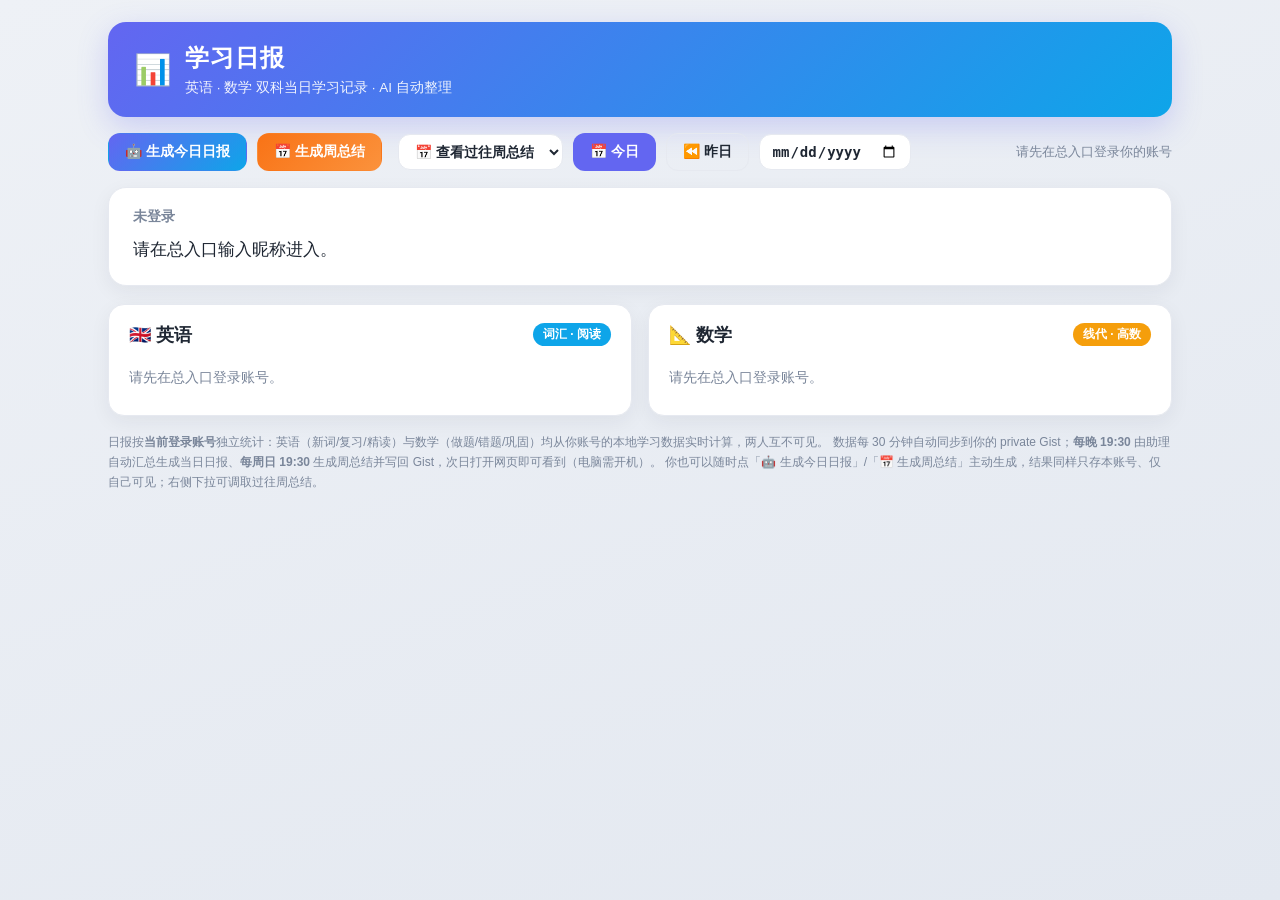
<file: 学习日报.html>
<!DOCTYPE html>
<html lang="zh-CN">
<head>
  <script src="./account.js"></script>
  <script src="./sync-gist.js"></script>
<meta charset="UTF-8">
<meta name="viewport" content="width=device-width, initial-scale=1.0">
<title>学习日报 · 考研学习中心</title>
<link rel="stylesheet" href="./theme.css">
<style>
  :root {
    --bg: #eef1f6; --card: #ffffff; --text: #1f2733; --muted: #7a869a;
    --border: #e6e9f0; --primary: #6366f1; --primary-d: #4f46e5;
    --eng: #0ea5e9; --math: #f59e0b; --success: #16a34a; --danger: #dc2626;
    --art: #ec4899; --warn: #f97316;
  }
  * { box-sizing: border-box; }
  body { margin:0; font-family:-apple-system,"PingFang SC","Microsoft YaHei","Segoe UI",sans-serif;
    background:linear-gradient(160deg,var(--bg),#e3e8f0); color:var(--text); min-height:100vh; }
  .container { max-width:1100px; margin:0 auto; padding:22px 18px 44px; }
  .page-head { background:linear-gradient(135deg,#6366f1,#0ea5e9); color:#fff; border-radius:18px;
    padding:20px 26px; box-shadow:0 10px 30px rgba(99,102,241,.25); display:flex; align-items:center; gap:14px; }
  .page-head .logo { font-size:30px; }
  .page-head h1 { margin:0; font-size:24px; letter-spacing:1px; }
  .page-head .sub { margin-top:5px; font-size:13.5px; opacity:.92; }

  .toolbar { display:flex; gap:10px; flex-wrap:wrap; align-items:center; margin:16px 0; }
  .btn { border:1px solid var(--border); background:var(--card); color:var(--text);
    padding:9px 16px; border-radius:12px; cursor:pointer; font-size:14px; font-weight:700; }
  .btn:hover { border-color:var(--primary); }
  .btn.primary { background:linear-gradient(135deg,#6366f1,#0ea5e9); color:#fff; border-color:transparent; }
  .btn.ghost { background:transparent; }
  .btn.active { background:var(--primary); color:#fff; border-color:transparent; }
  .btn.warn { background:linear-gradient(135deg,#f97316,#fb923c); color:#fff; border-color:transparent; }
  .datepick { padding:8px 12px; border:1px solid var(--border); border-radius:12px; font-size:14px; font-weight:700; color:var(--text); background:var(--card); }
  #status { font-size:13px; color:var(--muted); margin-left:auto; }

  .hero { background:var(--card); border:1px solid var(--border); border-radius:18px; padding:20px 24px;
    margin-bottom:18px; box-shadow:0 6px 20px rgba(31,39,51,.06); }
  .hero .day { font-size:14px; color:var(--muted); font-weight:700; }
  .hero .line { font-size:16.5px; line-height:1.85; margin-top:8px; }
  .hero .line b { color:var(--primary-d); }
  .bars { display:flex; gap:10px; margin-top:16px; }
  .bar { flex:1; background:#f3f5fb; border-radius:12px; padding:12px 14px; }
  .bar .t { font-size:13px; color:var(--muted); font-weight:700; display:flex; align-items:center; gap:6px; }
  .bar .v { font-size:22px; font-weight:800; margin-top:4px; }
  .bar.eng .v { color:var(--eng); } .bar.math .v { color:var(--math); } .bar.art .v { color:var(--art); }
  .bar .track { height:6px; background:#e6e9f0; border-radius:6px; margin-top:8px; overflow:hidden; }
  .bar .fill { height:100%; border-radius:6px; }

  .grid { display:grid; grid-template-columns:1fr 1fr; gap:16px; }
  @media (max-width:760px){ .grid { grid-template-columns:1fr; } }
  .card { background:var(--card); border:1px solid var(--border); border-radius:16px;
    padding:18px 20px; box-shadow:0 6px 20px rgba(31,39,51,.06); }
  .card h2 { margin:0 0 12px; font-size:18px; display:flex; align-items:center; gap:8px; }
  .card .tag { font-size:12px; font-weight:700; padding:3px 10px; border-radius:20px; color:#fff; display:inline-block; margin-left:auto; }
  .tag.eng { background:var(--eng); } .tag.math { background:var(--math); }
  .stat-row { display:flex; gap:12px; margin:14px 0 6px; flex-wrap:wrap; }
  .stat { background:#f6f8fc; border-radius:12px; padding:10px 14px; min-width:78px; text-align:center; flex:1; }
  .stat .num { font-size:23px; font-weight:800; }
  .stat .lab { font-size:11.5px; color:var(--muted); margin-top:2px; }
  .num.g { color:var(--success); } .num.b { color:var(--danger); } .num.p { color:var(--primary-d); } .num.o { color:var(--art); }
  .sub-h { font-size:13px; color:var(--muted); margin:13px 0 5px; font-weight:700; display:flex; align-items:center; gap:5px; }
  .chips { display:flex; gap:6px; flex-wrap:wrap; }
  .chip { background:#eef2ff; color:#4338ca; border-radius:8px; padding:4px 9px; font-size:12px; }
  .chip.k { background:#fef3c7; color:#92400e; }
  .chip.a { background:#fce7f3; color:#9d174d; }
  .chip.w { background:#fee2e2; color:#991b1b; }
  .chip.r { background:#dcfce7; color:#166534; }
  .chip.y { background:#f3e8ff; color:#6b21a8; }
  .chip.c { background:#ecfeff; color:#155e75; }
  .chip.g { background:#f0fdf4; color:#166534; }
  .empty { color:var(--muted); font-size:13.5px; padding:10px 0; }
  .topics { font-size:13px; color:var(--text); line-height:1.9; }
  .ring-wrap { display:flex; align-items:center; gap:14px; margin:6px 0 4px; }
  .ring { transform:rotate(-90deg); }
  .ring .bg { fill:none; stroke:#eef0f6; }
  .ring .fg { fill:none; stroke:var(--success); stroke-linecap:round; transition:stroke-dashoffset .6s; }
  .ring-txt { font-size:14px; color:var(--muted); }
  .ring-txt b { font-size:20px; color:var(--success); }
  .encourage { margin-top:14px; font-size:14px; color:var(--primary-d); background:#eef0ff; border-radius:12px; padding:10px 14px; }
  .note { font-size:12px; color:var(--muted); margin-top:16px; line-height:1.7; }

  .list { display:flex; flex-direction:column; gap:10px; margin-top:10px; }
  .item { background:#f8fafc; border-radius:12px; padding:12px 14px; border-left:3px solid var(--border); }
  .item.wrong { border-left-color:var(--danger); background:#fff5f5; }
  .item .head { display:flex; gap:10px; align-items:center; flex-wrap:wrap; }
  .item .title { font-weight:700; font-size:14px; }
  .item .meta { font-size:12px; color:var(--muted); margin-top:4px; }
  .item .why { font-size:13px; color:var(--text); margin-top:6px; line-height:1.6; }
  .tang { display:inline-flex; align-items:center; gap:4px; font-size:11px; font-weight:700; padding:2px 8px; border-radius:20px; color:#fff; }
  .tang.detail { background:#3b82f6; }
  .tang.main { background:#8b5cf6; }
  .tang.infer { background:#f59e0b; }
  .tang.word { background:#ec4899; }
  .tang.example { background:#06b6d4; }
  .tang.attitude { background:#16a34a; }
  .tang-label { font-size:11px; color:var(--muted); margin-left:auto; }
  .art-title { font-size:14px; font-weight:800; color:var(--primary-d); margin-bottom:6px; }
  .prompt-box { background:#fff7ed; border:1px dashed #fdba74; border-radius:12px; padding:12px 14px; margin-top:10px; }
  .prompt-box code { background:#fff; padding:2px 6px; border-radius:6px; font-size:13px; color:var(--warn); }
  .sync-tip { font-size:12px; color:var(--muted); margin-top:6px; }
</style>
</head>
<body>
<div class="container">
  <div class="page-head">
    <div class="logo">📊</div>
    <div>
      <h1>学习日报</h1>
      <div class="sub">英语 · 数学 双科当日学习记录 · AI 自动整理</div>
    </div>
  </div>

  <div class="toolbar">
    <button class="btn primary" id="genBtn" onclick="generateTodayReport()">🤖 生成今日日报</button>
    <button class="btn warn" id="weekBtn" onclick="generateWeekReport()">📅 生成周总结</button>
    <select id="weekSelect" class="datepick" style="margin-left:6px;min-width:150px;" onchange="onWeekSelectChange()">
      <option value="">📅 查看过往周总结</option>
    </select>
    <button class="btn ghost active" id="dToday" onclick="setDay('today')">📅 今日</button>
    <button class="btn ghost" id="dYest" onclick="setDay('yest')">⏪ 昨日</button>
    <input type="date" class="datepick" id="dPick" onchange="setDay('pick')">
    <span id="status">正在读取日报数据…</span>
  </div>

  <div class="hero">
    <div class="day" id="heroDay">—</div>
    <div class="line" id="heroLine">日报由小歌/小诗根据当天聊天记录自动整理，无需手动填写。</div>
    <div class="bars" id="heroBars" style="display:none;">
      <div class="bar eng"><div class="t">📘 背单词</div><div class="v" id="bEng">0</div><div class="track"><div class="fill" id="fEng" style="background:var(--eng);width:0%"></div></div></div>
      <div class="bar math"><div class="t">📐 做题</div><div class="v" id="bMath">0</div><div class="track"><div class="fill" id="fMath" style="background:var(--math);width:0%"></div></div></div>
      <div class="bar art"><div class="t">📖 精读</div><div class="v" id="bArt">0</div><div class="track"><div class="fill" id="fArt" style="background:var(--art);width:0%"></div></div></div>
    </div>
  </div>

  <div class="hero" id="weekHero" style="display:none;">
    <div class="day"><span id="weekDayText">—</span><button id="weekDelBtn" class="btn ghost" style="float:right;padding:4px 10px;font-size:12px" onclick="deleteWeekReport()">🗑 删除此周总结</button></div>
    <div class="line" id="weekLine">点击「📅 生成周总结」汇总最近 7 天学习情况，或从右侧下拉选择过往周总结。</div>
    <div class="encourage" id="weekEnc" style="display:none;margin-top:12px;">继续加油，稳步前进！</div>
  </div>

  <div class="grid">
    <div class="card">
      <h2>🇬🇧 英语 <span class="tag eng">词汇 · 阅读</span></h2>
      <div id="engSummary"></div>
    </div>
    <div class="card">
      <h2>📐 数学 <span class="tag math">线代 · 高数</span></h2>
      <div id="mathSummary"></div>
    </div>
  </div>

  <div class="note">
    日报按<b>当前登录账号</b>独立统计：英语（新词/复习/精读）与数学（做题/错题/巩固）均从你账号的本地学习数据实时计算，两人互不可见。
    数据每 30 分钟自动同步到你的 private Gist；<b>每晚 19:30</b> 由助理自动汇总生成当日日报、<b>每周日 19:30</b> 生成周总结并写回 Gist，次日打开网页即可看到（电脑需开机）。
    你也可以随时点「🤖 生成今日日报」/「📅 生成周总结」主动生成，结果同样只存本账号、仅自己可见；右侧下拉可调取过往周总结。
  </div>
</div>

<script>
let currentDay = "today";
let currentData = null;

const TANG_TYPES = {
  detail:   { label: "细节题", color: "detail" },
  main:     { label: "主旨题", color: "main" },
  infer:    { label: "推理题", color: "infer" },
  word:     { label: "词义题", color: "word" },
  example:  { label: "例证题", color: "example" },
  attitude: { label: "态度题", color: "attitude" }
};

function $(id){ return document.getElementById(id); }
function esc(s){ return (s||"").replace(/[&<>"]/g,c=>({"&":"&amp;","<":"&lt;",">":"&gt;",'"':"&quot;"}[c])); }

function fmtDay(d){
  const wd=["周日","周一","周二","周三","周四","周五","周六"][d.getDay()];
  const p=n=>String(n).padStart(2,"0");
  return d.getFullYear()+"-"+p(d.getMonth()+1)+"-"+p(d.getDate())+" "+wd;
}
function rawDate(){
  const d=new Date();
  if(currentDay==="yest") d.setDate(d.getDate()-1);
  else if(currentDay && currentDay!=="today"){ const p=currentDay.split("-"); d.setFullYear(+p[0],+p[1]-1,+p[2]); }
  const p=n=>String(n).padStart(2,"0");
  return d.getFullYear()+"-"+p(d.getMonth()+1)+"-"+p(d.getDate());
}
function displayDay(){ return fmtDay(new Date(rawDate()+"T00:00:00")); }

function currentUser(){ return (window.getCurrentUser && window.getCurrentUser()) || ""; }

function dataPath(day){
  return "学习日报数据/" + day + ".json";
}

// 从 Gist 读取当前账号的 dailyReport_<day>（来自夜间自动化生成）
async function loadReportFromGist(day){
  try{
    const u = currentUser();
    if(!u || !window.KaoyanSync) return null;
    const token = window.KaoyanSync.getToken();
    if(!token) return null;
    const obj = await window.KaoyanSync.loadGistObj(token);
    if(!obj) return null;
    const raw = obj["user:" + u + ":dailyReport_" + day];
    return raw ? JSON.parse(raw) : null;
  }catch(e){ return null; }
}
// 从 Gist 读取当前账号的 weeklyReport_<weekStart>
async function loadWeekReportFromGist(weekStart){
  try{
    const u = currentUser();
    if(!u || !window.KaoyanSync) return null;
    const token = window.KaoyanSync.getToken();
    if(!token) return null;
    const obj = await window.KaoyanSync.loadGistObj(token);
    if(!obj) return null;
    const raw = obj["user:" + u + ":weeklyReport_" + weekStart];
    return raw ? JSON.parse(raw) : null;
  }catch(e){ return null; }
}
// 取两者中 updatedAt 较新者
function pickLatest(a, b){
  if(!a) return b;
  if(!b) return a;
  const ta = a.updatedAt || 0, tb = b.updatedAt || 0;
  return tb >= ta ? b : a;
}

// 读取日报数据源：① 当前账号本地保存的 AI 总结（隔离）；② Gist 上夜间自动化生成的日报（按 updatedAt 取最新）；③ 旧版共享 JSON（仅主人回退兼容）
async function loadReport(day){
  const u = currentUser();
  let per = null;
  try { const r = uStorage.getItem("dailyReport_" + day); if (r) per = JSON.parse(r); } catch(e){}
  let shared = null;
  try {
    const owner = localStorage.getItem("kaoyan-owner-user") || "";
    const r = await fetch(dataPath(day), { cache: "no-store" });
    if (r.ok) shared = await r.json();
    if (shared && u && (u === owner || !owner)) {
      if (!owner) localStorage.setItem("kaoyan-owner-user", u);
      if (!per || !per.summary || !per.encouragement) {
        const toSave = Object.assign({}, per || {});
        if (shared.summary && !toSave.summary) toSave.summary = shared.summary;
        if (shared.encouragement && !toSave.encouragement) toSave.encouragement = shared.encouragement;
        uStorage.setItem("dailyReport_" + day, JSON.stringify(toSave));
        per = toSave;
      }
    }
  } catch(e){}
  // 优先采用 Gist 上夜间自动化生成的日报（按 updatedAt 取最新）
  const gistPer = await loadReportFromGist(day);
  const chosen = pickLatest(per, gistPer);
  return { per: chosen, shared };
}

const VOCAB_COLS = ["word","meaning","familiar","firstArticle","count","articles","wrong","learnDate","nextReview","history","transCount"];
function parseVocabRow(arr){
  const o = {};
  VOCAB_COLS.forEach((c, i) => o[c] = String(arr[i] ?? "").trim());
  o.count = parseInt(o.count, 10) || 0;
  o.wrong = parseInt(o.wrong, 10) || 0;
  o.transCount = parseInt(o.transCount, 10) || 0;
  return o;
}
function loadVocab(){
  try{
    const raw = uStorage.getItem("vocab-quiz-data-v1");
    if (!raw) return [];
    const arr = JSON.parse(raw);
    if (!Array.isArray(arr)) return [];
    return arr.map(r => parseVocabRow(Array.isArray(r) ? r : VOCAB_COLS.map(c => r[c] || "")));
  }catch(e){ return []; }
}
function isDue(o, day){ return !o.nextReview || o.nextReview <= day; }
// 从当前账号 localStorage 计算英语当日数据（完全隔离，不依赖共享文件）
function computeEngLocal(day){
  const vocab = loadVocab();
  const wkey = o => o.word || o.en || o.term || "";

  // 今日查词/测试记录（用于判断“今天是否测试到”）
  let logWords = [];
  try {
    const log = JSON.parse(uStorage.getItem("my-word-lookup-log")||"[]")||[];
    logWords = log.filter(x => x.date === day).map(x => x.word);
  } catch(e){}
  const logSet = new Set(logWords);

  // 今日是否答错：history 字段格式如 "2026-07-25:错"
  function isWrongToday(o){
    return (o.history || "").split(";").some(h => h.trim().startsWith(day + ":错"));
  }

  // 新口径：
  // 1. 新学词汇：今天首次入库（learnDate===day 且只出现 1 次）
  // 2. 复习词汇：库中已有（learnDate!==day）且今天被查/测到
  // 3. 错词：今天答错（history 含 "day:错"）
  // 4. 重点词汇：今天入库但已出现 2 次及以上（learnDate===day 且 transCount>=2）
  const newWords = vocab.filter(o => o.learnDate === day && o.transCount === 1).map(wkey);
  const review = vocab.filter(o => o.learnDate !== day && logSet.has(wkey(o))).map(wkey);
  const wrongWords = vocab.filter(o => isWrongToday(o)).map(wkey);
  const keyWords = vocab.filter(o => o.learnDate === day && o.transCount >= 2).map(wkey);

  // 当日文章
  let articles = [];
  try {
    const all = JSON.parse(uStorage.getItem("articlesExtra_v1")||"[]")||[];
    articles = all.filter(a => a.meta && a.meta.d0 === day).map(a => {
      const qs = (a.questions||[]).filter(q => q.isWrong).map(q => ({ no:q.no, tangType:q.tangType||"", type:q.type||"", why:q.why||"" }));
      return { title: a.title || "(未命名文章)", words: [], wrongQuestions: qs };
    });
  } catch(e){}
  return { newWords, review, key: keyWords, wrong: wrongWords, articles };
}

// 从当前账号 localStorage 计算数学当日数据（含自动做题 + 助理答疑题目 + 概念咨询）
function computeMathLocal(day){
  let bank=[]; try{ bank=JSON.parse(uStorage.getItem("mathAutoBank_v1")||"[]")||[]; }catch(e){}
  const dayItems = bank.filter(o => o.date === day);
  const correct = dayItems.filter(o=>o.res==="✅").length;
  const wrongItems = dayItems.filter(o=>o.res==="❌");

  // 合并「助理答疑」中的数学题（user:<昵称>:chatLog_<日期>）
  let chatMath=[], chatConcept=[];
  try{
    const arr = JSON.parse(uStorage.getItem("chatLog_" + day) || "[]") || [];
    if(Array.isArray(arr)){
      chatMath = arr.filter(x => ((x.subject||"") === "数学" || !x.subject) && x.isQuestion !== false);
      chatConcept = arr.filter(x => ((x.subject||"") === "数学" || !x.subject) && x.isQuestion === false);
    }
  }catch(e){}
  const chatWeak = chatMath.filter(x => x.weak === true);

  const groups = dayItems.length + chatMath.length;
  const wrong = wrongItems.length + chatWeak.length;
  const topics = Array.from(new Set(dayItems.map(o=>o.kp).filter(Boolean).concat(chatMath.map(x=>x.kp).filter(Boolean))));
  const wrongDetails = wrongItems.map(o=>({ topic:o.kp||"未分类考点", reason:o.note||"" }))
    .concat(chatWeak.map(x=>({ topic:x.kp||"未分类考点", reason:(x.a||x.ans||"") })));
  let resolved=0, resolvedTopics=[];
  try{ const r=JSON.parse(uStorage.getItem("mathWeakResolved_v1")||"{}")||{}; const arr=Array.isArray(r[day])?r[day]:[]; resolved=arr.length; arr.forEach(x=>(x.kpTags||[]).forEach(t=>resolvedTopics.push(t))); }catch(e){}
  return { groups, correct, wrong, topics, wrongDetails, resolved, resolvedTopics: Array.from(new Set(resolvedTopics)), qa: chatMath.length, qaConcept: chatConcept.length, qaWeak: chatWeak.length };
}

function liveSummary(e,m){
  const parts=[];
  if(e.newWords.length) parts.push(`背了 ${e.newWords.length} 个新词`);
  if(e.review.length) parts.push(`复习 ${e.review.length} 个`);
  if(e.key.length) parts.push(`重点词 ${e.key.length} 个`);
  if(e.wrong.length) parts.push(`错词 ${e.wrong.length} 个`);
  if(e.articles.length) parts.push(`精读 ${e.articles.length} 篇`);
  if(m.groups||m.correct||m.wrong) parts.push(`数学 ${m.correct} 对 ${m.wrong} 错`);
  return parts.length ? ("今天"+parts.join("、")+"。") : "今天还没有学习记录，去学习一下吧 🌿";
}

function ringSVG(pct){
  const r=26, c=2*Math.PI*r, off=c*(1-pct/100);
  const col = pct>=80? "var(--success)" : pct>=50? "var(--math)" : "var(--danger)";
  return `<svg class="ring" width="64" height="64" viewBox="0 0 64 64">
    <circle class="bg" cx="32" cy="32" r="${r}" stroke-width="7"></circle>
    <circle class="fg" cx="32" cy="32" r="${r}" stroke-width="7" stroke="${col}"
      stroke-dasharray="${c.toFixed(1)}" stroke-dashoffset="${off.toFixed(1)}"></circle>
  </svg>`;
}
function chips(arr,cls){
  if(!arr || !arr.length) return '<div class="empty" style="padding:6px 0">没有记录</div>';
  return '<div class="chips">'+arr.map(w=>`<span class="chip ${cls||''}">${esc(w)}</span>`).join("")+'</div>';
}
function tangBadge(type){
  const t = TANG_TYPES[type] || { label: type, color: "detail" };
  return `<span class="tang ${t.color}">${esc(t.label)}</span>`;
}

function renderEngSummary(e){
  const b=$("engSummary");
  if(!e || (!e.newWords.length && !e.review.length && !e.key.length && !e.wrong.length && !e.articles.length)){
    b.innerHTML='<div class="empty" style="margin-top:10px">今天还没有英语记录。</div>';
    return;
  }
  b.innerHTML = `
    <div class="stat-row">
      <div class="stat"><div class="num p">${e.newWords.length}</div><div class="lab">🆕 新词</div></div>
      <div class="stat"><div class="num g">${e.review.length}</div><div class="lab">🔁 复习</div></div>
      <div class="stat"><div class="num b">${e.key.length}</div><div class="lab">⭐ 重点</div></div>
      <div class="stat"><div class="num r">${e.wrong.length}</div><div class="lab">❌ 错词</div></div>
      <div class="stat"><div class="num o">${e.articles.length}</div><div class="lab">📖 精读</div></div>
    </div>
    <div class="sub-h">🆕 新词</div>${chips(e.newWords)}
    <div class="sub-h">🔁 复习</div>${chips(e.review,"r")}
    <div class="sub-h">⭐ 重点词</div>${chips(e.key,"w")}
    ${e.wrong.length ? `<div class="sub-h">❌ 错词</div>${chips(e.wrong,"w")}` : ''}
    <div class="sub-h">📖 精读与错题</div>
    ${e.articles.length ? e.articles.map(a=>`
      <div class="item">
        <div class="art-title">${esc(a.title)}</div>
        <div class="chips">${(a.words||[]).map(w=>`<span class="chip a">${esc(w)}</span>`).join("")}</div>
        ${a.wrongQuestions && a.wrongQuestions.length ? `
          <div class="sub-h" style="margin-top:10px">错题分析</div>
          <div class="list">
            ${a.wrongQuestions.map(q=>`
              <div class="item wrong">
                <div class="head">
                  <span class="title">第 ${esc(String(q.no))} 题</span>
                  ${tangBadge(q.tangType)}
                  <span class="tang-label">唐迟题型</span>
                </div>
                <div class="meta">错误类型：${esc(q.type)}</div>
                <div class="why">${esc(q.why)}</div>
              </div>
            `).join("")}
          </div>
        ` : '<div class="meta" style="margin-top:6px">无错题 🎉</div>'}
      </div>
    `).join("") : '<div class="empty">没有精读文章</div>'}`;
}

function renderMathSummary(m){
  const b=$("mathSummary");
  if(!m || (m.groups===0 && m.correct===0 && m.wrong===0 && !m.topics.length)){
    b.innerHTML='<div class="empty" style="margin-top:10px">今天还没有数学记录。</div>';
    return;
  }
  const total=m.correct+m.wrong, pct= total? Math.round(m.correct/total*100):0;
  b.innerHTML = `
    <div class="ring-wrap">
      ${ringSVG(pct)}
      <div class="ring-txt">正确率<br><b>${pct}%</b><br><span style="font-size:12px;">(${m.correct} 对 / ${m.wrong} 错)</span></div>
      <div class="stat-row" style="flex:1;margin:0;">
        <div class="stat"><div class="num p">${m.groups}</div><div class="lab">📝 组</div></div>
        <div class="stat"><div class="num g">${m.correct}</div><div class="lab">✅ 对</div></div>
        <div class="stat"><div class="num b">${m.wrong}</div><div class="lab">❌ 错</div></div>
        <div class="stat"><div class="num p">${m.resolved||0}</div><div class="lab">🎯 巩固</div></div>
      </div>
    </div>
    <div class="sub-h">🎯 考点</div>${chips(m.topics,"k")}
    ${m.resolved ? `
      <div class="sub-h">🎯 今日巩固薄弱点</div>
      <div class="list">
        ${(m.resolvedTopics||[]).map(t=>`<div class="item"><div class="head"><span class="title">${esc(t)}</span></div></div>`).join("")}
      </div>
    ` : ''}
    ${m.wrongDetails && m.wrongDetails.length ? `
      <div class="sub-h">❌ 错题分析</div>
      <div class="list">
        ${m.wrongDetails.map(w=>`
          <div class="item wrong">
            <div class="head"><span class="title">${esc(w.topic)}</span></div>
            <div class="why">${esc(w.reason)}</div>
          </div>
        `).join("")}
      </div>
    ` : ''}`;
}

function renderSummary(data){
  const day = displayDay();
  $("heroDay").textContent = day + "　学习情况";
  const bars=$("heroBars");
  const e = data && data.eng ? data.eng : { newWords:[], review:[], key:[], wrong:[], articles:[] };
  const m = data && data.math ? data.math : { groups:0, correct:0, wrong:0, topics:[] };
  const engAct = e.newWords.length + e.review.length + e.key.length + e.wrong.length;
  const mathAct = m.groups;
  const artAct = e.articles.length;
  const maxv = Math.max(engAct, mathAct, artAct, 1);
  $("bEng").textContent=engAct; $("fEng").style.width=(engAct/maxv*100)+"%";
  $("bMath").textContent=mathAct; $("fMath").style.width=(mathAct/maxv*100)+"%";
  $("bArt").textContent=artAct; $("fArt").style.width=(artAct/maxv*100)+"%";

  if(data && data.summary){
    $("heroLine").innerHTML = data.summary;
  } else {
    $("heroLine").innerHTML = "今天还没有生成日报，点击下方「生成今日日报」让 AI 自动整理。";
  }
  bars.style.display = (engAct || mathAct || artAct) ? "flex" : "none";

  let enc=$("heroEnc");
  if(!enc){ enc=document.createElement("div"); enc.id="heroEnc"; enc.className="encourage"; $("heroLine").after(enc); }
  enc.style.display="block";
  if(data && data.encouragement){
    enc.textContent = data.encouragement;
  } else if(!data){
    enc.textContent = "先去学习吧，晚上再让小歌/小诗帮你总结 🌿";
  } else if(m.wrong > 0 && m.wrong >= m.correct){
    enc.textContent = "错题比对的还多，别急，把错的弄懂就是进步 💪";
  } else if(engAct >= 15){
    enc.textContent = "今天背的词不少，记得明天再扫一遍才牢 🔁";
  } else {
    enc.textContent = "稳稳推进，保持这个节奏就很棒 👍";
  }
}

function render(){
  const e = currentData && currentData.eng ? currentData.eng : { newWords:[], review:[], key:[], wrong:[], articles:[] };
  const m = currentData && currentData.math ? currentData.math : { groups:0, correct:0, wrong:0, topics:[], wrongDetails:[] };
  renderEngSummary(e);
  renderMathSummary(m);
  renderSummary(currentData);
}

function renderEmpty(){
  $("engSummary").innerHTML = '<div class="empty" style="margin-top:10px">请先在总入口登录账号。</div>';
  $("mathSummary").innerHTML = '<div class="empty" style="margin-top:10px">请先在总入口登录账号。</div>';
  $("heroDay").textContent = "未登录";
  $("heroLine").textContent = "请在总入口输入昵称进入。";
  $("heroBars").style.display = "none";
}

async function generateTodayReport(){
  const u = currentUser();
  if(!u){ $("status").textContent="请先在总入口登录账号"; return; }
  const btn = $("genBtn");
  if(!currentData) await setDay("today");
  if(!currentData){ $("status").textContent="读取数据失败，请刷新重试"; return; }

  const day = rawDate();
  const e = currentData.eng || {newWords:[], review:[], key:[], articles:[]};
  const m = currentData.math || {groups:0, correct:0, wrong:0, topics:[], wrongDetails:[], resolved:0, resolvedTopics:[]};

  btn.disabled = true;
  btn.textContent = "🤖 生成中…";
  $("status").textContent = "正在调用 AI 生成日报…";

  try{
    const prompt = buildDailyPrompt(day, u, e, m);
    const res = await callDeepSeek(prompt);
    const content = res.choices && res.choices[0] && res.choices[0].message && res.choices[0].message.content || "";
    const parsed = parseJsonFromText(content);
    if(!parsed.summary) throw new Error("AI 返回格式缺少 summary");

    let cur = {}; try{ cur = JSON.parse(uStorage.getItem("dailyReport_"+day)||"{}")||{}; }catch(e){ cur={}; }
    cur.summary = parsed.summary;
    cur.encouragement = parsed.encouragement || "继续加油，稳步前进！";
    cur.updatedAt = Date.now();
    uStorage.setItem("dailyReport_"+day, JSON.stringify(cur));
    // best-effort 推回 Gist（若已配 Token），让夜间自动化与其它设备也能看到
    try{ if(window.KaoyanSync && window.KaoyanSync.getToken()) await window.KaoyanSync.autoSync(); }catch(e){}

    currentData.summary = cur.summary;
    currentData.encouragement = cur.encouragement;
    renderSummary(currentData);
    $("status").textContent = day + " 日报已生成并保存（" + u + "）";
  }catch(err){
    console.error(err);
    let msg = "生成失败：";
    if(err.message === "no_key" || err.message.includes("no_key")){
      msg += "未配置 DeepSeek API Key。请先在「数学学习中心 → DeepSeek 设置」填写 key，或启动本机 translate-proxy（端口 8787）。";
    }else if(err.message.includes("api_error")){
      msg += "DeepSeek API 请求失败（" + err.message + "）";
    }else{
      msg += (err.message || "未知错误");
    }
    $("status").innerHTML = esc(msg) + ' <button class="btn warn" style="padding:4px 10px;font-size:12px" onclick="generateTodayReport()">重试</button>';
  }finally{
    btn.disabled = false;
    btn.textContent = "🤖 生成今日日报";
  }
}

function addDaysStr(dayStr, n){
  const d = new Date(dayStr + "T00:00:00");
  d.setDate(d.getDate() + n);
  const p = x => String(x).padStart(2, "0");
  return d.getFullYear() + "-" + p(d.getMonth()+1) + "-" + p(d.getDate());
}

function weekOptionDates(){
  const prefix = ukey("weeklyReport_");
  const dates = [];
  for(let i = 0; i < localStorage.length; i++){
    const k = localStorage.key(i);
    if(k && k.startsWith(prefix)) dates.push(k.replace(prefix, ""));
  }
  return dates.sort().reverse();
}

function populateWeekSelect(){
  const sel = $("weekSelect");
  if(!sel) return;
  const currentVal = sel.value;
  const dates = weekOptionDates();
  let html = '<option value="">📅 查看过往周总结</option>';
  for(const d of dates){
    const end = addDaysStr(d, 6);
    html += `<option value="${d}">${d} ~ ${end}</option>`;
  }
  sel.innerHTML = html;
  if(dates.includes(currentVal)) sel.value = currentVal;
}

function onWeekSelectChange(){
  const sel = $("weekSelect");
  const val = sel.value;
  if(!val){
    $("weekHero").style.display = "none";
    return;
  }
  loadWeekReport(val);
}

async function loadWeekReport(weekStart){
  let raw = uStorage.getItem("weeklyReport_" + weekStart);
  if(!raw){
    const g = await loadWeekReportFromGist(weekStart);
    if(g) raw = JSON.stringify(g);
  }
  if(!raw){
    $("weekHero").style.display = "none";
    $("status").textContent = "未找到 " + weekStart + " 的周总结";
    return;
  }
  let data = {};
  try{ data = JSON.parse(raw); }catch(e){
    $("status").textContent = "读取周总结数据失败";
    return;
  }
  const weekEnd = (data.range && data.range[1]) ? data.range[1] : addDaysStr(weekStart, 6);
  $("weekHero").style.display = "block";
  $("weekDayText").textContent = weekStart + " ~ " + weekEnd + "　周总结";
  $("weekLine").innerHTML = esc(data.summary || "（无文字总结）");
  const enc = $("weekEnc");
  enc.style.display = "block";
  enc.textContent = data.encouragement || "继续加油，稳步前进！";
  if($("weekSelect")) $("weekSelect").value = weekStart;
  $("status").textContent = weekStart + " ~ " + weekEnd + " 周总结已显示";
}

async function deleteWeekReport(){
  const sel = $("weekSelect");
  const val = sel ? sel.value : "";
  if(!val){
    $("status").textContent = "请先在右侧下拉选择要删除的周总结";
    return;
  }
  if(!confirm("确定删除 " + val + " 的周总结？此操作不可恢复。")) return;
  uStorage.removeItem("weeklyReport_" + val);
  $("weekHero").style.display = "none";
  populateWeekSelect();
  $("status").textContent = "已删除 " + val + " 的周总结";
}

async function generateWeekReport(force = false){
  const u = currentUser();
  if(!u){ $("status").textContent = "请先在总入口登录账号"; return; }
  const btn = $("weekBtn");
  const today = rawDate();
  const weekStart = addDaysStr(today, -6);
  const weekEnd = today;
  const existingRaw = uStorage.getItem("weeklyReport_" + weekStart);

  if(existingRaw && !force){
    loadWeekReport(weekStart);
    $("status").innerHTML = weekStart + " ~ " + weekEnd + " 周总结已生成，<button class='btn warn' style='padding:4px 10px;font-size:12px' onclick='generateWeekReport(true)'>重新生成</button>";
    return;
  }

  btn.disabled = true;
  btn.textContent = "📅 生成中…";
  $("status").textContent = "正在汇总最近 7 天数据…";

  try{
    const weekData = { newWords:0, review:0, key:0, wrong:0, articles:0, groups:0, correct:0, wrongMath:0, resolved:0, summaries:[] };
    for(let i=6; i>=0; i--){
      const day = addDaysStr(today, -i);
      const e = computeEngLocal(day);
      const m = computeMathLocal(day);
      let summary = "";
      try{
        const r = uStorage.getItem("dailyReport_" + day);
        if(r){ const p = JSON.parse(r); summary = p.summary || ""; }
      }catch(e){}
      weekData.newWords += e.newWords.length;
      weekData.review += e.review.length;
      weekData.key += e.key.length;
      weekData.wrong += e.wrong.length;
      weekData.articles += e.articles.length;
      weekData.groups += m.groups || 0;
      weekData.correct += m.correct || 0;
      weekData.wrongMath += m.wrong || 0;
      weekData.resolved += m.resolved || 0;
      if(summary) weekData.summaries.push({day, summary});
    }

    const totalMath = weekData.correct + weekData.wrongMath;
    const pct = totalMath ? Math.round(weekData.correct / totalMath * 100) : 0;

    const summaryLines = (weekData.summaries.slice(0, 5).map(s => "- " + s.day + "：" + s.summary).join("\n") || "无");

    const prompt = `你是一位考研学习督导「小诗/小歌」。请根据用户「${u}」在 ${weekStart} 至 ${weekEnd}（最近 7 天）的学习数据，写一段 120-200 字的周总结（中文），并附一句 20 字以内的鼓励语。
要求：
- 客观、具体，不要编造没有的数据。
- 语气亲切自然，像督导老师给学生写的周总结。
- 必须只返回一段纯 JSON，不要 Markdown 代码块，不要额外说明。格式如下：
{"summary":"...","encouragement":"..."}

【英语】
- 新词 ${weekData.newWords} 个、复习 ${weekData.review} 个、重点词 ${weekData.key} 个、错词 ${weekData.wrong} 个
- 精读文章 ${weekData.articles} 篇

【数学】
- 做题 ${weekData.groups} 组，对 ${weekData.correct} 题，错 ${weekData.wrongMath} 题，正确率 ${pct}%
- 巩固薄弱点 ${weekData.resolved} 个

【每日摘要（最多 5 天）】
${summaryLines}`;

    const res = await callDeepSeek(prompt);
    const content = res.choices && res.choices[0] && res.choices[0].message && res.choices[0].message.content || "";
    if(!content) throw new Error("AI 返回为空");
    const parsed = parseJsonFromText(content, "周总结");
    if(!parsed.summary) throw new Error("AI 返回格式缺少 summary");

    const toSave = {
      summary: parsed.summary,
      encouragement: parsed.encouragement || "继续加油，稳步前进！",
      generatedAt: new Date().toISOString(),
      updatedAt: Date.now(),
      range: [weekStart, weekEnd],
      data: weekData
    };
    uStorage.setItem("weeklyReport_" + weekStart, JSON.stringify(toSave));
    // best-effort 推回 Gist（若已配 Token）
    try{ if(window.KaoyanSync && window.KaoyanSync.getToken()) await window.KaoyanSync.autoSync(); }catch(e){}

    $("weekHero").style.display = "block";
    $("weekDayText").textContent = weekStart + " ~ " + weekEnd + "　周总结";
    $("weekLine").innerHTML = parsed.summary;
    $("weekEnc").style.display = "block";
    $("weekEnc").textContent = parsed.encouragement || "继续加油，稳步前进！";
    populateWeekSelect();
    $("weekSelect").value = weekStart;

    $("status").textContent = weekStart + " ~ " + weekEnd + " 周总结已生成并保存（" + u + "）";
  }catch(err){
    console.error(err);
    let short = "";
    if(err.message === "no_key" || err.message.includes("no_key")){
      short = "未配置 DeepSeek API Key";
    }else if(err.message.includes("api_error")){
      short = "DeepSeek API 请求失败（" + err.message + "）";
    }else if(err.isParseError){
      short = err.message;
    }else{
      short = err.message || "未知错误";
    }
    if(existingRaw){
      loadWeekReport(weekStart);
      $("status").innerHTML = "重新生成失败：" + esc(short) + "，已显示最近一次保存的周总结。<button class='btn warn' style='padding:4px 10px;font-size:12px' onclick='generateWeekReport(true)'>重试</button>";
    }else{
      $("status").innerHTML = "生成失败：" + esc(short) + ' <button class="btn warn" style="padding:4px 10px;font-size:12px" onclick="generateWeekReport()">重试</button>';
    }
  }finally{
    btn.disabled = false;
    btn.textContent = "📅 生成周总结";
  }
}

function buildDailyPrompt(day, user, e, m){
  function take(arr,n){ return (arr||[]).slice(0,n); }
  function list(arr){ return (arr||[]).filter(Boolean).join("、") || "无"; }
  const total = m.correct + m.wrong;
  const pct = total ? Math.round(m.correct/total*100) : 0;
  const articlesInfo = (e.articles||[]).map(a => {
    const wrong = (a.wrongQuestions||[]).length;
    return (a.title || "未命名文章") + (wrong ? "（错题"+wrong+"道）" : "");
  }).join("、") || "无";

  // 当日答疑记录
  let chat = []; let chatSec = "";
  try{
    chat = JSON.parse(uStorage.getItem("chatLog_" + day) || "[]") || [];
    if(chat.length){
      chatSec = `\n【白天答疑】用户当天向助理提问 ${chat.length} 道（示例：${list(take(chat.map(c=>c.q||c.kp||""),5))}），相关考点：${list(take(Array.from(new Set(chat.map(c=>c.kp).filter(Boolean))),10))}`;
    }
  }catch(e){}

  return `你是一位考研学习督导「小诗/小歌」。请根据用户「${user}」在 ${day} 的学习数据，写一段 80-140 字的学习日报总结（中文），并附一句 20 字以内的鼓励语。

要求：
- 客观、具体，不要编造没有的数据。
- 语气亲切自然，像督导老师给学生写的日报。
- 必须返回纯 JSON，不要 Markdown 代码块，格式：{"summary":"...","encouragement":"..."}

数据：
【英语】
- 新词（${e.newWords.length} 个）：${list(take(e.newWords, 20))}
- 复习（${e.review.length} 个）：${list(take(e.review, 20))}
- 重点词（${e.key.length} 个）：${list(take(e.key, 15))}
- 错词（${e.wrong.length} 个）：${list(take(e.wrong, 15))}
- 精读文章（${e.articles.length} 篇）：${articlesInfo}
${chatSec}

【数学】
- 做题 ${m.groups} 题（助理答疑 ${m.qa||0} 题 + 概念咨询 ${m.qaConcept||0} 条），对 ${m.correct} 题，错 ${m.wrong} 题（其中助理薄弱 ${m.qaWeak||0}），正确率 ${pct}%
- 考点：${list(take(m.topics, 15))}
- 错题：${list(take((m.wrongDetails||[]).map(w=>w.topic||"未分类考点"), 10))}
- 今日巩固薄弱点（${m.resolved||0} 个）：${list(take(m.resolvedTopics, 10))}`;
}

async function callDeepSeek(prompt){
  const proxy = (localStorage.getItem("tr-proxy-url") || "http://127.0.0.1:8787").replace(/\/$/,"");
  const key = localStorage.getItem("deepseek-api-key") || "";
  const body = JSON.stringify({
    model: "deepseek-v4-flash",
    messages: [
      {role: "system", content: "你是一位考研学习督导，只返回纯 JSON。"},
      {role: "user", content: prompt}
    ],
    temperature: 0.7,
    max_tokens: 512
  });

  // 优先走本机 translate-proxy（与英语/数学中心一致）
  try {
    const r = await fetch(proxy + "/chat/completions", { method: "POST", headers: {"Content-Type":"application/json"}, body });
    if(r.ok) return await r.json();
  } catch(e) {}

  // 直连 DeepSeek
  if(!key) throw new Error("no_key");
  const r = await fetch("https://api.deepseek.com/chat/completions", {
    method: "POST",
    headers: {"Content-Type":"application/json", "Authorization":"Bearer " + key},
    body
  });
  if(!r.ok) throw new Error("api_error " + r.status);
  return await r.json();
}

function parseJsonFromText(t, ctx){
  const raw = (t || "").trim();
  if(!raw) {
    const err = new Error("AI 返回为空" + (ctx ? " [" + ctx + "]" : ""));
    err.rawPreview = "(空)";
    err.isParseError = true;
    throw err;
  }
  let s = raw;
  // 去掉 Markdown 代码块
  const codeBlock = s.match(/^```[a-zA-Z]*\s*([\s\S]*?)```$/);
  if(codeBlock) s = codeBlock[1].trim();
  try { return JSON.parse(s); } catch(e) {}
  // 用平衡括号找最外层 JSON 对象
  let start = s.indexOf("{");
  if(start === -1) throw previewErr(raw, ctx);
  let depth = 0, end = -1;
  for(let i = start; i < s.length; i++){
    const c = s[i];
    if(c === "{") depth++;
    else if(c === "}") {
      depth--;
      if(depth === 0){ end = i; break; }
    }
  }
  if(end === -1) throw previewErr(raw, ctx);
  const json = s.slice(start, end + 1);
  try { return JSON.parse(json); } catch(e){ throw previewErr(raw, ctx); }
}
function previewErr(raw, ctx){
  const preview = raw.replace(/[\r\n]+/g, " ").slice(0, 220);
  const msg = "无法解析 AI 返回的 JSON" + (ctx ? " [" + ctx + "]" : "") + "。返回预览：" + preview;
  const err = new Error(msg);
  err.rawPreview = preview;
  err.isParseError = true;
  return err;
}

async function setDay(mode){
  currentDay = mode==="pick" ? $("dPick").value : mode;
  ["dToday","dYest"].forEach(id=>$(id).classList.remove("active"));
  if(mode==="today") $("dToday").classList.add("active");
  else if(mode==="yest") $("dYest").classList.add("active");
  const day = rawDate();
  const u = currentUser();
  if(!u){ $("status").textContent = "请先在总入口登录你的账号"; renderEmpty(); return; }
  $("status").textContent = "正在读取 " + day + " 的日报…";
  const { per, shared } = await loadReport(day);
  const engLocal = computeEngLocal(day);
  const mathLocal = computeMathLocal(day);
  const base = shared || {};
  const eng = (engLocal.newWords.length||engLocal.review.length||engLocal.key.length||engLocal.wrong.length||engLocal.articles.length) ? engLocal : (base.eng || engLocal);
  const math = (mathLocal.groups||mathLocal.correct||mathLocal.wrong) ? mathLocal : (base.math || mathLocal);
  const summary = (per && per.summary) || base.summary || null;
  const encouragement = (per && per.encouragement) || base.encouragement || null;
  currentData = { eng, math, summary, encouragement };
  if(!shared && !per){
    $("status").innerHTML = day + " 暂无记录，去学习后这里会自动统计。<button class='btn warn' style='padding:4px 10px;font-size:12px' onclick='generateTodayReport()'>生成</button>";
  } else {
    $("status").textContent = "已读取 " + day + " 的日报（" + u + "）";
  }
  render();
}

(async function init(){
  currentDay = "today";
  await setDay("today");
  populateWeekSelect();
})();
</script>
</body>
</html>
</file>
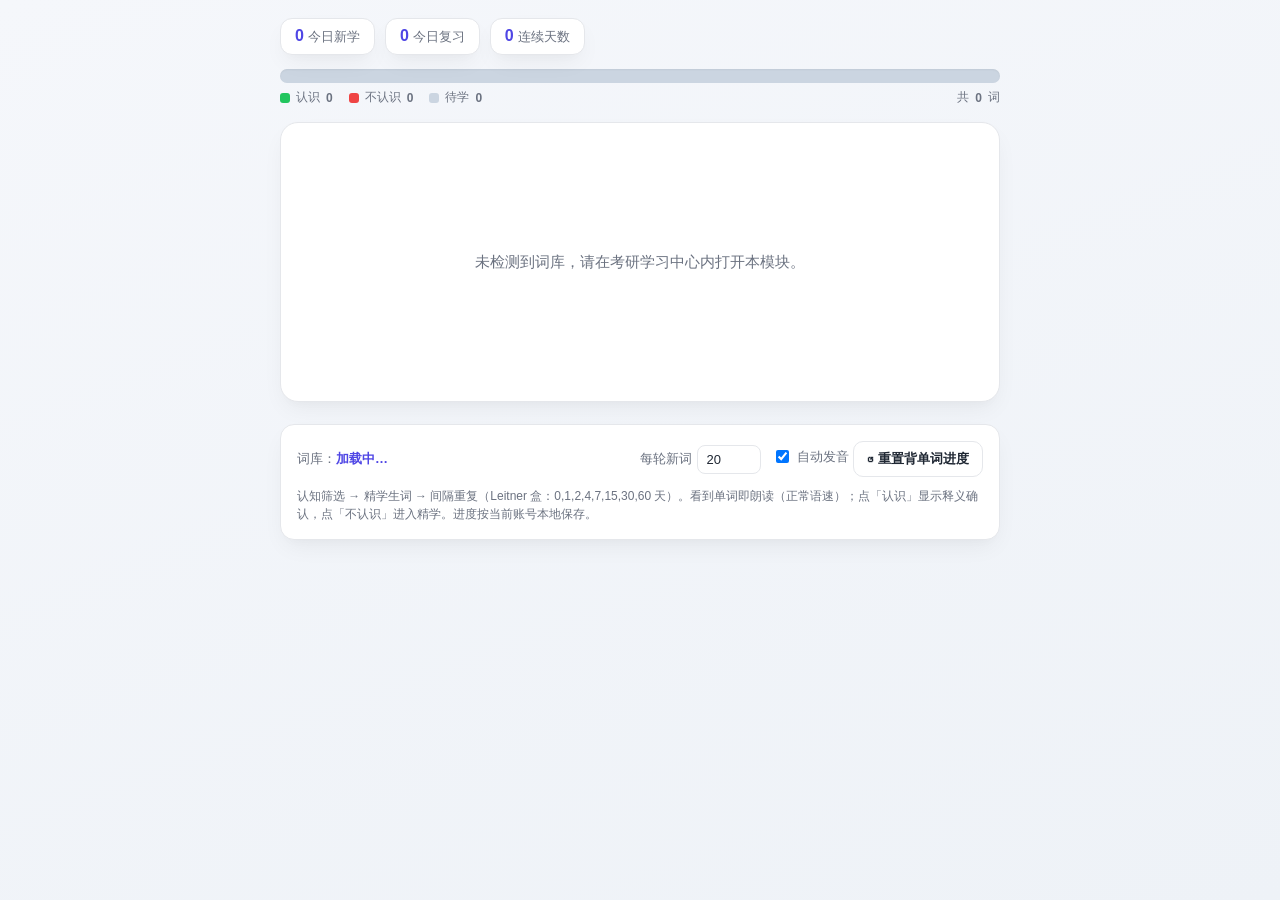
<file: 考研英语/背单词.html>
<!DOCTYPE html>
<html lang="zh-CN">
<head>
<meta charset="UTF-8">
<meta name="viewport" content="width=device-width, initial-scale=1.0">
<title>背单词 · 扇贝模式</title>
<style>
  :root{
    --bg:#f5f7fb; --bg2:#eef2f7; --card:#ffffff; --text:#1f2733; --muted:#6b7280;
    --border:#e5e7eb; --primary:#6366f1; --primary-d:#4f46e5; --eng:#0ea5e9;
    --success:#22c55e; --danger:#ef4444;
    --shadow:0 10px 25px -5px rgba(0,0,0,.06), 0 8px 10px -6px rgba(0,0,0,.02);
  }
  *{box-sizing:border-box;}
  body{margin:0;font-family:-apple-system,"Segoe UI","PingFang SC","Microsoft YaHei",sans-serif;
    background:linear-gradient(160deg,var(--bg),var(--bg2)) fixed;color:var(--text);
    min-height:100vh;padding:18px;}
  .wrap{max-width:720px;margin:0 auto;}
  .stats{display:flex;gap:10px;margin-bottom:14px;flex-wrap:wrap;}
  .stat{background:var(--card);border:1px solid var(--border);border-radius:12px;
    padding:8px 14px;font-size:13px;color:var(--muted);box-shadow:var(--shadow);}
  .stat b{color:var(--primary-d);font-size:16px;margin-right:4px;}
  .bar{display:flex;height:14px;border-radius:7px;overflow:hidden;background:#cbd5e1;margin-bottom:6px;box-shadow:inset 0 1px 2px rgba(0,0,0,.05);}
  .bar > i{display:block;height:100%;transition:width .3s ease;}
  .bar .g{background:var(--success);} .bar .o{background:var(--danger);} .bar .n{background:#cbd5e1;}
  .legend{display:flex;gap:16px;font-size:12px;color:var(--muted);margin-bottom:16px;flex-wrap:wrap;}
  .legend span{display:inline-flex;align-items:center;gap:6px;}
  .dot{width:10px;height:10px;border-radius:3px;display:inline-block;}
  .card{background:var(--card);border:1px solid var(--border);border-radius:18px;
    padding:30px 26px;min-height:280px;display:flex;flex-direction:column;justify-content:center;
    box-shadow:var(--shadow);}
  .wordrow{display:flex;align-items:center;gap:14px;}
  .word{font-size:38px;font-weight:700;letter-spacing:.5px;color:var(--text);}
  .spk{flex:none;width:48px;height:48px;border-radius:50%;border:1.5px solid var(--border);
    background:#f0f9ff;color:var(--eng);font-size:22px;cursor:pointer;transition:all .15s ease;}
  .spk:hover{background:var(--eng);color:#fff;transform:translateY(-1px);box-shadow:0 4px 12px rgba(14,165,233,.25);}
  .phon{color:var(--muted);font-size:18px;margin:8px 0 18px;}
  .tag{display:inline-block;align-self:flex-start;font-size:12px;padding:3px 12px;border-radius:20px;margin-bottom:14px;font-weight:600;}
  .tag.new{background:rgba(99,102,241,.12);color:var(--primary-d);}
  .tag.review{background:rgba(14,165,233,.14);color:#0369a1;}
  .tag.learn{background:rgba(239,68,68,.12);color:#b91c1c;}
  .btns{display:flex;gap:14px;margin-top:8px;}
  button.act{flex:1;padding:16px;border:none;border-radius:12px;font-size:17px;font-weight:700;
    cursor:pointer;transition:transform .06s,filter .15s,box-shadow .15s;color:#fff;}
  button.act:active{transform:translateY(1px);}
  .b-known{background:var(--success);} .b-unknown{background:var(--danger);} .b-go{background:var(--primary);}
  button.act:hover{filter:brightness(1.05);box-shadow:0 6px 16px rgba(0,0,0,.12);}
  .meaning{font-size:22px;line-height:1.6;margin:6px 0;color:var(--text);}
  .example{color:var(--muted);font-size:15px;line-height:1.7;margin-top:10px;
    border-left:3px solid var(--eng);padding-left:12px;background:#f8fafc;border-radius:0 8px 8px 0;}
  .done{text-align:center;}
  .done h2{font-size:24px;margin:0 0 10px;color:var(--text);}
  .done p{color:var(--muted);margin:6px 0;}
  .row{display:flex;gap:10px;margin-top:18px;flex-wrap:wrap;}
  .row button{flex:1;min-width:140px;background:var(--card);border:1px solid var(--border);
    color:var(--text);font-size:14px;padding:12px;border-radius:12px;cursor:pointer;font-weight:600;}
  .row button:hover{border-color:var(--primary);color:var(--primary-d);}
  .tools{margin-top:22px;background:var(--card);border:1px solid var(--border);border-radius:14px;padding:16px;box-shadow:var(--shadow);}
  .tools .top{display:flex;justify-content:space-between;align-items:center;gap:12px;flex-wrap:wrap;}
  .tools .bank{font-size:13px;color:var(--muted);}
  .tools .bank b{color:var(--primary-d);}
  .tools label{font-size:13px;color:var(--muted);display:inline-flex;align-items:center;gap:5px;margin-left:6px;}
  input[type=number]{width:64px;background:#fff;border:1.5px solid var(--border);color:var(--text);
    border-radius:8px;padding:6px 8px;font-size:13px;}
  .mini{font-size:13px;padding:8px 13px;background:var(--card);border:1.5px solid var(--border);
    color:var(--text);border-radius:10px;cursor:pointer;font-weight:600;}
  .mini:hover{border-color:var(--primary);color:var(--primary-d);}
  .chk{display:inline-flex;align-items:center;gap:6px;font-size:13px;color:var(--text);margin-left:8px;cursor:pointer;}
  .hint{font-size:12px;color:var(--muted);margin-top:10px;line-height:1.5;}
  .loading{text-align:center;color:var(--muted);padding:40px;font-size:15px;}
  .hidden{display:none;}
</style>
</head>
<body>
<div class="wrap">
  <div class="stats">
    <div class="stat"><b id="s-new">0</b>今日新学</div>
    <div class="stat"><b id="s-rev">0</b>今日复习</div>
    <div class="stat"><b id="s-streak">0</b>连续天数</div>
  </div>

  <div class="bar"><i class="g" id="bar-g"></i><i class="o" id="bar-o"></i><i class="n" id="bar-n"></i></div>
  <div class="legend">
    <span><i class="dot" style="background:var(--success)"></i>认识 <b id="lg-g">0</b></span>
    <span><i class="dot" style="background:var(--danger)"></i>不认识 <b id="lg-o">0</b></span>
    <span><i class="dot" style="background:#cbd5e1"></i>待学 <b id="lg-n">0</b></span>
    <span style="margin-left:auto">共 <b id="lg-t">0</b> 词</span>
  </div>

  <!-- 认知筛选屏 -->
  <div class="card" id="screen-filter">
    <span class="tag" id="f-tag">新词</span>
    <div class="wordrow">
      <div class="word" id="f-word">word</div>
      <button class="spk" onclick="pronounce()" title="发音">🔊</button>
    </div>
    <div class="phon" id="f-phon"></div>
    <div class="btns">
      <button class="act b-known" onclick="answer(true)">认识</button>
      <button class="act b-unknown" onclick="answer(false)">不认识</button>
    </div>
  </div>

  <!-- 学习屏 -->
  <div class="card hidden" id="screen-learn">
    <span class="tag learn">生词详解</span>
    <div class="wordrow">
      <div class="word" id="l-word">word</div>
      <button class="spk" onclick="pronounce()" title="发音">🔊</button>
    </div>
    <div class="phon" id="l-phon"></div>
    <div class="meaning" id="l-meaning">释义</div>
    <div class="example" id="l-example"></div>
    <div class="btns">
      <button class="act b-go" onclick="learned()">我记住了</button>
    </div>
  </div>

  <!-- 确认屏（点“认识”后显示意思，可悔棋） -->
  <div class="card hidden" id="screen-confirm">
    <span class="tag review">确认一下</span>
    <div class="wordrow">
      <div class="word" id="c-word">word</div>
      <button class="spk" onclick="pronounce()" title="发音">🔊</button>
    </div>
    <div class="phon" id="c-phon"></div>
    <div class="meaning" id="c-meaning">释义</div>
    <div class="example" id="c-example"></div>
    <div class="btns">
      <button class="act b-unknown" onclick="confirmWrong()">记错了</button>
      <button class="act b-go" onclick="confirmNext()">下一个</button>
    </div>
  </div>

  <!-- 加载 / 空状态 -->
  <div class="card hidden" id="screen-loading">
    <div class="loading" id="loading-msg">正在从「当日记忆曲线测试词」载入词库…</div>
  </div>

  <!-- 完成屏 -->
  <div class="card done hidden" id="screen-done">
    <h2>🎉 这一轮搞定啦</h2>
    <p id="d-msg">没有待处理卡片了。</p>
    <div class="row">
      <button onclick="replayAll()">再刷一轮</button>
      <button onclick="resetSession()">重置本轮(继续学新词)</button>
    </div>
  </div>

  <!-- 工具区 -->
  <div class="tools">
    <div class="top">
      <div class="bank">词库：<b id="bankInfo">加载中…</b></div>
      <div>
        <label>每轮新词<input type="number" id="set-new" value="20" min="1" max="200" onchange="saveSettings()"></label>
        <label class="chk"><input type="checkbox" id="set-audio" checked onchange="saveSettings()"> 自动发音</label>
        <button class="mini" onclick="resetProgress()">↺ 重置背单词进度</button>
      </div>
    </div>
    <div class="hint">认知筛选 → 精学生词 → 间隔重复（Leitner 盒：0,1,2,4,7,15,30,60 天）。看到单词即朗读（正常语速）；点「认识」显示释义确认，点「不认识」进入精学。进度按当前账号本地保存。</div>
  </div>
</div>

<script>
const DAY = 86400000;
const INTERVALS = [0,1,2,4,7,15,30,60]; // 天
const PROG_KEY = 'shanbay-progress-v1';
const SET_KEY  = 'shanbay-settings-v1';
const STAT_KEY = 'shanbay-stats-v1';

/* 优先用父页面（考研学习中心）暴露的账号存储，保证按当前账号隔离 */
const P = (window.parent && window.parent !== window) ? window.parent : window;
const uStorage = P.uStorage || window.localStorage;

let words = [];
let progress = {};
let settings = { newPerSession: 20, autoAudio: true };
let stats = { streak:0, lastDate:'' };
let session = { newCount:0, newToday:0, revToday:0, seen:new Set() };
let current = null, mode='new', bankReady = false;

/* ===== 发音 (Web Speech API，正常语速，看到单词即读) ===== */
let voices = [];
let voicesReady = false;
let pendingSpeak = null;
let audioUnlocked = false;
function loadVoices(){
  if(!('speechSynthesis' in window)) return;
  voices = speechSynthesis.getVoices();
  if(voices.length && !voicesReady){
    voicesReady = true;
    if(pendingSpeak){ const w = pendingSpeak; pendingSpeak = null; pronounce(w); }
  }
}
if('speechSynthesis' in window){ loadVoices(); speechSynthesis.onvoiceschanged = loadVoices; }
function pickVoice(){
  return voices.find(v=>/en[-_]US/i.test(v.lang)) || voices.find(v=>/^en/i.test(v.lang)) || null;
}
function pronounce(t){
  if(!('speechSynthesis' in window)) return;
  try{
    const wasSpeaking = speechSynthesis.speaking;
    if(wasSpeaking) speechSynthesis.cancel();
    const u = new SpeechSynthesisUtterance(t || (current&&current.word) || '');
    u.lang='en-US'; u.rate=1; u.pitch=1;
    const v = pickVoice(); if(v) u.voice = v;
    if(wasSpeaking){ setTimeout(()=>{ try{speechSynthesis.speak(u);}catch(e){} }, 40); }
    else { speechSynthesis.speak(u); }
  }catch(e){}
}
function maybeSpeak(word){
  if(!settings.autoAudio || !word) return;
  if(!audioUnlocked){ pendingSpeak = word; return; }
  if(voicesReady) pronounce(word);
  else pendingSpeak = word;
}
function unlockAudio(e){
  if(audioUnlocked) return;
  if('speechSynthesis' in window){ try{ const d=new SpeechSynthesisUtterance(' '); d.volume=0; speechSynthesis.speak(d); }catch(e){} }
  audioUnlocked = true;
  window.removeEventListener('pointerdown', unlockAudio);
  window.removeEventListener('keydown', unlockAudio);
  if(pendingSpeak){ const w=pendingSpeak; pendingSpeak=null; setTimeout(()=>pronounce(w),40); }
}

/* ===== 词库来源：父页面 postMessage（当日记忆曲线测试词） ===== */
function todayStr(){
  const d = new Date(); const p=n=>String(n).padStart(2,'0');
  return d.getFullYear()+'-'+p(d.getMonth()+1)+'-'+p(d.getDate());
}
function initBank(list){
  loadProgress();
  words = list.map(w => {
    const p = progress[w.word] || {};
    return {
      word: w.word,
      meaning: w.meaning || '',
      phonetic: w.phonetic || '',
      example: w.example || '',
      status: p.status || 'new',
      box: p.box || 0,
      nextReview: p.nextReview || 0,
      firstSeen: p.firstSeen || ''
    };
  });
  bankReady = true;
  document.getElementById('bankInfo').textContent = words.length + ' 词（当日记忆曲线）';
  renderStats();
  nextCard();
}
function showLoading(msg){
  document.getElementById('screen-filter').classList.add('hidden');
  document.getElementById('screen-learn').classList.add('hidden');
  document.getElementById('screen-confirm').classList.add('hidden');
  document.getElementById('screen-done').classList.add('hidden');
  const el = document.getElementById('screen-loading');
  el.classList.remove('hidden');
  if(msg) document.getElementById('loading-msg').textContent = msg;
}
window.addEventListener('message', e => {
  if(!e.data) return;
  if(e.data.type === 'shanbay-data'){
    const list = e.data.words || [];
    if(list.length){ initBank(list); }
    else { showLoading('当日记忆曲线还没有待复习的词，去「记忆曲线选题」学几个词再来背吧～'); }
  }
});
/* 通知父页面“我准备好了”，父页面会回传词库 */
if(window.parent && window.parent !== window){
  window.parent.postMessage({ type:'shanbay-ready' }, '*');
}
/* 兜底：若 800ms 内未收到父页面数据（例如直接双击打开本文件），自行从 localStorage 读当日曲线词 */
setTimeout(function(){
  if(bankReady) return;
  loadDirect();
}, 800);

function loadDirect(){
  try{
    const u = window.localStorage.getItem('kaoyan-active-user') || '';
    const raw = window.localStorage.getItem('user:'+u+':vocab-quiz-data-v1');
    if(!raw){ showLoading('未检测到词库，请在考研学习中心内打开本模块。'); return; }
    const arr = JSON.parse(raw);
    const COLS=["word","meaning","familiar","firstArticle","count","articles","wrong","learnDate","nextReview","history","transCount"];
    const vocab = arr.map(r=>{ const o={}; COLS.forEach((c,i)=>o[c]=String(r[i]??'').trim()); return o; });
    const today = todayStr();
    const due = vocab.filter(o=> !o.nextReview || o.nextReview <= today);
    const {seed,count} = getDailyCurve(today, u);
    const list = seededShuffle(due, seed).slice(0, Math.min(count, due.length))
      .map(o=>({word:o.word, meaning:o.meaning, phonetic:'', example:''}));
    if(list.length) initBank(list);
    else showLoading('当日记忆曲线还没有待复习的词。');
  }catch(err){ showLoading('读取词库失败：' + (err&&err.message||err)); }
}
function getDailyCurve(today, u){
  const keySeed='user:'+u+':curve-daily-seed-'+today;
  const keyCount='user:'+u+':curve-daily-count-'+today;
  let seed=window.localStorage.getItem(keySeed);
  let count=parseInt(window.localStorage.getItem(keyCount),10);
  if(!seed || !Number.isInteger(count)){
    seed=Math.random().toString(36).slice(2);
    count=Math.floor(Math.random()*(75-50+1))+50;
    window.localStorage.setItem(keySeed,seed);
    window.localStorage.setItem(keyCount,String(count));
  }
  return {seed,count};
}
function seededShuffle(arr,seedStr){
  let h = 2166136261;
  for(let i=0;i<seedStr.length;i++){ h^=seedStr.charCodeAt(i); h=Math.imul(h,16777619)>>>0; }
  const copy=[...arr];
  for(let i=copy.length-1;i>0;i--){
    h=(h*1664525+1013904223)>>>0;
    const j=h%(i+1);
    [copy[i],copy[j]]=[copy[j],copy[i]];
  }
  return copy;
}

/* ===== 进度持久化 ===== */
function loadProgress(){ try{ progress = JSON.parse(uStorage.getItem(PROG_KEY)||'{}')||{}; }catch(e){ progress={}; } }
function saveProgress(){ uStorage.setItem(PROG_KEY, JSON.stringify(progress)); }
function persist(){
  if(current) progress[current.word] = {
    status: current.status, box: current.box,
    nextReview: current.nextReview, firstSeen: current.firstSeen
  };
  saveProgress();
}
function persistAll(){
  progress = {};
  words.forEach(w=>{ progress[w.word] = { status:w.status, box:w.box, nextReview:w.nextReview, firstSeen:w.firstSeen }; });
  saveProgress();
}

/* ===== 设置 / 统计 ===== */
function load(){
  try{ settings = JSON.parse(uStorage.getItem(SET_KEY)||'null')||settings; }catch(e){}
  try{ stats = JSON.parse(uStorage.getItem(STAT_KEY)||'null')||stats; }catch(e){}
  document.getElementById('set-new').value = settings.newPerSession;
  document.getElementById('set-audio').checked = settings.autoAudio!==false;
  bumpStreak();
}
function saveSettings(){
  settings.newPerSession = parseInt(document.getElementById('set-new').value)||20;
  settings.autoAudio = document.getElementById('set-audio').checked;
  uStorage.setItem(SET_KEY, JSON.stringify(settings));
}
function bumpStreak(){
  const t = todayStr();
  if(stats.lastDate !== t){
    if(stats.lastDate){
      const y = new Date(Date.now()-DAY).toISOString().slice(0,10);
      stats.streak = (stats.lastDate===y) ? stats.streak+1 : 1;
    } else stats.streak = 1;
    stats.lastDate = t;
    uStorage.setItem(STAT_KEY, JSON.stringify(stats));
  }
}
function resetSession(){ session.newCount=0; nextCard(); }

/* ===== 卡片流转 ===== */
function nextCard(){
  if(!bankReady){ showLoading(); return; }
  const now = Date.now();
  let due = words.filter(w=>w.status!=='new' && w.nextReview<=now).sort((a,b)=>a.nextReview-b.nextReview);
  if(due.length){ current=due[0]; mode='review'; return showFilter('review'); }
  let news = words.filter(w=>w.status==='new');
  if(news.length && session.newCount < settings.newPerSession){
    current=news[0]; mode='new';
    if(!session.seen.has(current.word)){ current.firstSeen=todayStr(); session.seen.add(current.word); session.newToday++; }
    return showFilter('new');
  }
  showDone();
}
function showFilter(kind){
  document.getElementById('screen-filter').classList.remove('hidden');
  document.getElementById('screen-learn').classList.add('hidden');
  document.getElementById('screen-done').classList.add('hidden');
  document.getElementById('screen-confirm').classList.add('hidden');
  document.getElementById('screen-loading').classList.add('hidden');
  const tag = document.getElementById('f-tag');
  tag.textContent = kind==='review' ? '复习' : '新词';
  tag.className = 'tag ' + (kind==='review'?'review':'new');
  document.getElementById('f-word').textContent = current.word;
  const ph = document.getElementById('f-phon');
  ph.textContent = current.phonetic || '';
  ph.style.display = current.phonetic ? '' : 'none';
  renderStats();
  maybeSpeak(current.word);
}
function showLearn(){
  document.getElementById('screen-filter').classList.add('hidden');
  document.getElementById('screen-learn').classList.remove('hidden');
  document.getElementById('screen-done').classList.add('hidden');
  document.getElementById('screen-confirm').classList.add('hidden');
  document.getElementById('screen-loading').classList.add('hidden');
  document.getElementById('l-word').textContent = current.word;
  const ph = document.getElementById('l-phon');
  ph.textContent = current.phonetic || '';
  ph.style.display = current.phonetic ? '' : 'none';
  document.getElementById('l-meaning').textContent = current.meaning || '(无释义)';
  const ex = document.getElementById('l-example');
  ex.textContent = current.example || '';
  ex.style.display = current.example ? '' : 'none';
  maybeSpeak(current.word);
}
function showConfirm(){
  document.getElementById('screen-filter').classList.add('hidden');
  document.getElementById('screen-learn').classList.add('hidden');
  document.getElementById('screen-done').classList.add('hidden');
  document.getElementById('screen-confirm').classList.remove('hidden');
  document.getElementById('screen-loading').classList.add('hidden');
  document.getElementById('c-word').textContent = current.word;
  const ph = document.getElementById('c-phon');
  ph.textContent = current.phonetic || '';
  ph.style.display = current.phonetic ? '' : 'none';
  document.getElementById('c-meaning').textContent = current.meaning || '(无释义)';
  const ex = document.getElementById('c-example');
  ex.textContent = current.example || '';
  ex.style.display = current.example ? '' : 'none';
  maybeSpeak(current.word);
}
function showDone(){
  document.getElementById('screen-filter').classList.add('hidden');
  document.getElementById('screen-learn').classList.add('hidden');
  document.getElementById('screen-done').classList.remove('hidden');
  document.getElementById('screen-confirm').classList.add('hidden');
  document.getElementById('screen-loading').classList.add('hidden');
  document.getElementById('d-msg').textContent =
    '本轮新学 '+session.newToday+' 个，复习 '+session.revToday+' 个。到期词会按遗忘曲线自动回来～';
  renderStats();
}

function answer(known){
  if(known){ return showConfirm(); }
  const now = Date.now();
  if(current.status!=='new') session.revToday++;
  current.status='unknown'; current.box=0; current.nextReview=now;
  persist(); showLearn();
}
function confirmWrong(){
  const now = Date.now();
  if(current.status!=='new') session.revToday++;
  current.status='unknown'; current.box=0; current.nextReview=now;
  persist(); nextCard();
  /* 学习宠物联动：答错 */
  try { var _sp = (parent.StudyPet || parent.parent.StudyPet || top.StudyPet); if(_sp) _sp.event('wordWrong'); } catch(e){}
}
function confirmNext(){
  const now = Date.now();
  if(current.status==='new'){ session.newCount++; }
  else { session.revToday++; }
  current.status='known';
  current.box = Math.min((current.box||0)+1, INTERVALS.length-1);
  current.nextReview = now + INTERVALS[current.box]*DAY;
  persist(); nextCard();
  /* 学习宠物联动：答对 */
  try { var _sp = (parent.StudyPet || parent.parent.StudyPet || top.StudyPet); if(_sp) _sp.event('wordCorrect'); } catch(e){}
}
function learned(){
  current.nextReview = Date.now() + INTERVALS[1]*DAY;
  persist(); nextCard();
}

function renderStats(){
  let g=0,o=0,n=0;
  words.forEach(w=>{ if(w.status==='known')g++; else if(w.status==='unknown')o++; else n++; });
  const t = words.length||1;
  document.getElementById('bar-g').style.width = (g/t*100)+'%';
  document.getElementById('bar-o').style.width = (o/t*100)+'%';
  document.getElementById('bar-n').style.width = (n/t*100)+'%';
  document.getElementById('lg-g').textContent=g;
  document.getElementById('lg-o').textContent=o;
  document.getElementById('lg-n').textContent=n;
  document.getElementById('lg-t').textContent=words.length;
  document.getElementById('s-new').textContent=session.newToday;
  document.getElementById('s-rev').textContent=session.revToday;
  document.getElementById('s-streak').textContent=stats.streak;
}

function replayAll(){
  const now = Date.now();
  words.forEach(w=>{ w.nextReview = now; });
  persistAll();
  session={newCount:0,newToday:0,revToday:0,seen:new Set()};
  nextCard();
}
function resetProgress(){
  if(!confirm('确定清空背单词的掌握进度吗？词库（当日记忆曲线词）不变，所有词重新从「待学」开始。')) return;
  progress = {}; saveProgress();
  words.forEach(w=>{ w.status='new'; w.box=0; w.nextReview=0; w.firstSeen=''; });
  session={newCount:0,newToday:0,revToday:0,seen:new Set()};
  renderStats(); nextCard();
}

load();
if(window.parent === window){
  /* 直接打开（非 iframe）时，页面加载后即尝试自行读词库 */
  loadDirect();
}
window.addEventListener('pointerdown', unlockAudio);
window.addEventListener('keydown', unlockAudio);
</script>
</body>
</html>
</file>
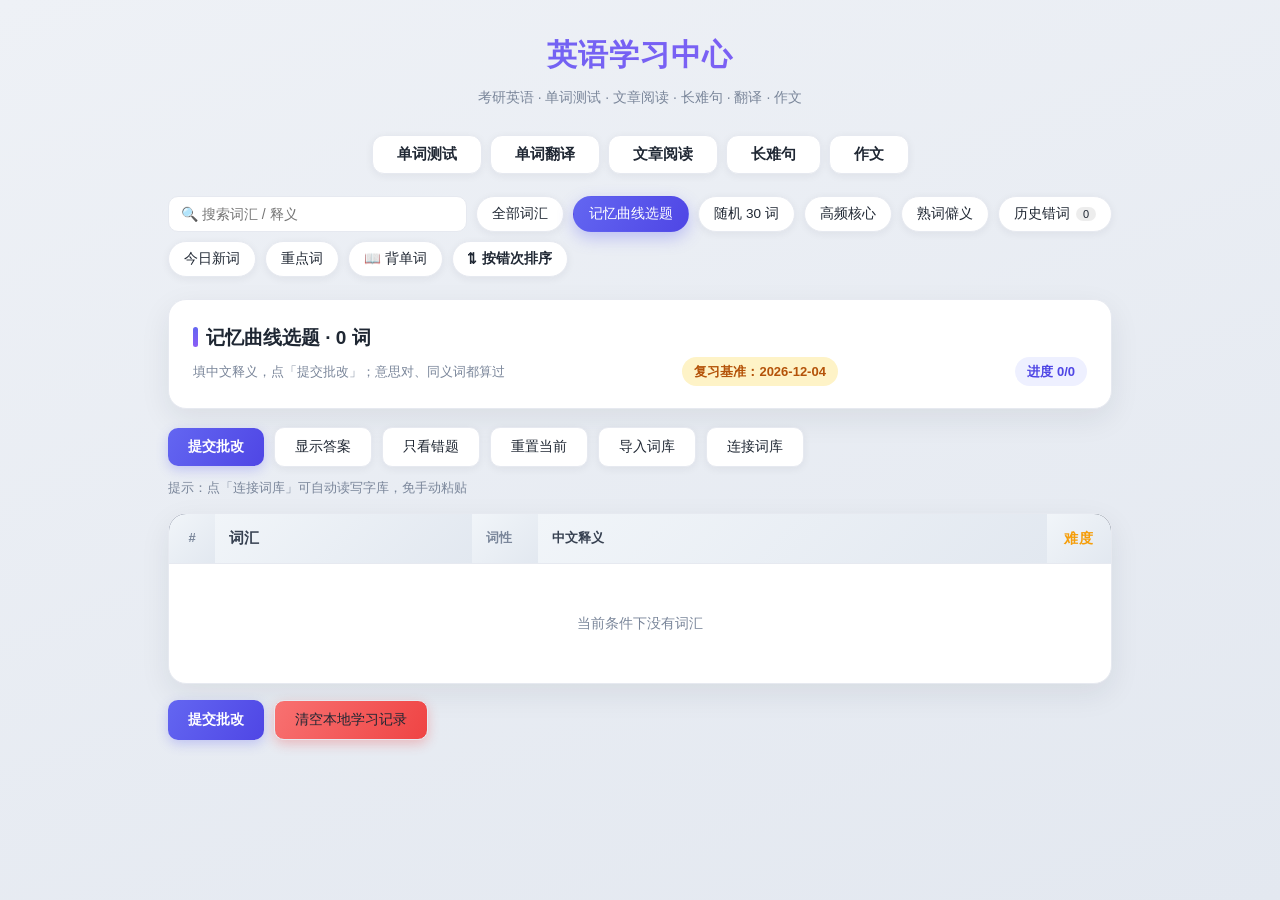
<file: 考研英语/英语学习中心.html>
<!DOCTYPE html>
<html lang="zh-CN">
<head>
  <script src="../account.js"></script>
  <script src="../sync-gist.js"></script>
<meta charset="UTF-8">
<meta name="viewport" content="width=device-width, initial-scale=1.0">
<title>英语学习中心</title>
<link rel="stylesheet" href="../theme.css">
<style>
  :root {
    --bg: #eef1f6;
    --bg2: #e3e8f0;
    --card: #ffffff;
    --text: #1f2733;
    --muted: #7a869a;
    --border: #e6e9f0;
    --primary: #6366f1;
    --primary-d: #4f46e5;
    --primary-soft: #eef0ff;
    --danger: #ef4444;
    --danger-soft: #fef2f2;
    --success: #10b981;
    --success-soft: #ecfdf5;
    --warning: #f59e0b;
    --head: #1e293b;
    --shadow: 0 10px 30px rgba(31,39,51,.08);
    --shadow-sm: 0 2px 8px rgba(31,39,51,.06);
  }
  * { box-sizing: border-box; }
  html, body { margin: 0; padding: 0; }
  body {
    font-family: -apple-system, BlinkMacSystemFont, "Segoe UI", Roboto, "Helvetica Neue", Arial, "PingFang SC", "Microsoft YaHei", sans-serif;
    background: linear-gradient(160deg, var(--bg) 0%, var(--bg2) 100%);
    color: var(--text);
    line-height: 1.65;
    min-height: 100vh;
  }
  .container {
    max-width: 980px;
    margin: 0 auto;
    padding: 30px 18px 70px;
  }

  /* 头部 */
  .page-head {
    text-align: center;
    margin-bottom: 26px;
  }
  .page-head h1 {
    margin: 0;
    font-size: 30px;
    font-weight: 800;
    letter-spacing: 1px;
    background: linear-gradient(120deg, var(--primary) 0%, #8b5cf6 100%);
    -webkit-background-clip: text;
    background-clip: text;
    -webkit-text-fill-color: transparent;
  }
  .page-head .subtitle {
    color: var(--muted);
    font-size: 14px;
    margin-top: 6px;
  }
  /* 模块切换（并行级） */
  .module-tabs {
    display: flex;
    gap: 8px;
    justify-content: center;
    margin-bottom: 22px;
  }
  .module-tab {
    border: 1px solid var(--border);
    background: var(--card);
    color: var(--text);
    padding: 9px 24px;
    border-radius: 12px;
    font-size: 14.5px;
    font-weight: 600;
    cursor: pointer;
    transition: all .18s;
    box-shadow: var(--shadow-sm);
  }
  .module-tab:hover { border-color: var(--primary); color: var(--primary); }
  .module-tab.active {
    background: linear-gradient(120deg, var(--primary) 0%, var(--primary-d) 100%);
    border-color: transparent; color: #fff;
    box-shadow: 0 6px 16px rgba(99,102,241,.35);
  }

  /* 文章阅读 */
  .article-select {
    width: 100%;
    padding: 10px 14px;
    border: 1.5px solid var(--border);
    border-radius: 12px;
    font-size: 14px;
    background: #fcfdff;
    outline: none;
    margin-bottom: 16px;
    cursor: pointer;
  }
  .article-select:focus { border-color: var(--primary); }
  .article-body {
    background: var(--card);
    border: 1px solid var(--border);
    border-radius: 18px;
    padding: 24px 26px;
    margin-bottom: 18px;
    box-shadow: var(--shadow);
    line-height: 2.0;
    text-align: justify;
    font-size: 15px;
  }
  .article-body p { margin: 0 0 16px; }
  .article-body p:last-child { margin-bottom: 0; }
  .art-trans {
    display: none;
    margin: 0 0 18px;
    padding: 12px 16px;
    background: #f1f5fb;
    border-left: 3px solid #6366f1;
    border-radius: 10px;
    color: #334155;
    line-height: 1.8;
    font-size: 14px;
    text-align: justify;
  }
  .article-body.show-trans .art-trans { display: block; }
  .art-trans:last-child { margin-bottom: 0; }
  .cn-highlight { display: none; }
  .article-body.show-cn-high .cn-highlight {
    display: inline;
    color: #dc2626;
    font-weight: 700;
    background: rgba(220, 38, 38, 0.08);
    border-radius: 4px;
    padding: 0 3px;
  }
  .hl-red {
    color: #dc2626;
    font-weight: 700;
    background: rgba(239,68,68,.09);
    border-radius: 4px;
    padding: 0 2px;
  }
  .hl-blue {
    color: #2563eb;
    font-weight: 700;
    background: rgba(37,99,235,.09);
    border-radius: 4px;
    padding: 0 2px;
  }
  .tr-out.hit-red { border-left: 4px solid #dc2626; padding-left: 10px; }
  .tr-out.hit-blue { border-left: 4px solid #2563eb; padding-left: 10px; }
  .trans-cell { text-align: center; color: var(--muted); }
  .trans-badge {
    display: inline-block; min-width: 20px; padding: 1px 6px; border-radius: 10px;
    background: #fee2e2; color: #b91c1c; font-weight: 800; font-size: 12px;
  }
  .legend {
    display: inline-flex; gap: 14px; margin-left: auto;
    font-size: 12.5px; color: var(--muted); font-weight: 500;
  }
  .legend .dot { display: inline-block; width: 10px; height: 10px; border-radius: 3px; margin-right: 4px; vertical-align: middle; }
  .legend .dot.red { background: #dc2626; }
  .legend .dot.blue { background: #2563eb; }
  .fam-cell { white-space: normal; }

  /* 筛选按钮 */
  .filter-bar {
    display: flex;
    flex-wrap: wrap;
    gap: 9px;
    margin-bottom: 22px;
    justify-content: center;
  }
  .filter-btn {
    border: 1px solid var(--border);
    background: var(--card);
    color: var(--text);
    padding: 8px 15px;
    border-radius: 22px;
    font-size: 13.5px;
    cursor: pointer;
    transition: all .18s ease;
    display: inline-flex;
    align-items: center;
    gap: 6px;
    box-shadow: var(--shadow-sm);
  }
  .filter-btn:hover {
    transform: translateY(-1px);
    border-color: var(--primary);
    color: var(--primary);
  }
  .filter-btn.active {
    background: linear-gradient(120deg, var(--primary) 0%, var(--primary-d) 100%);
    border-color: transparent;
    color: #fff;
    box-shadow: 0 6px 16px rgba(99,102,241,.35);
  }
  .filter-btn .badge {
    background: rgba(0,0,0,.07);
    color: inherit;
    font-size: 11px;
    padding: 1px 7px;
    border-radius: 10px;
  }
  .filter-btn.active .badge { background: rgba(255,255,255,.28); }

  /* 全部词汇：按错次排序按钮 */
  .sort-btn {
    border: 1px solid var(--border);
    background: var(--card);
    color: var(--text);
    padding: 8px 15px;
    border-radius: 22px;
    font-size: 13.5px;
    font-weight: 600;
    cursor: pointer;
    transition: all .18s ease;
    display: inline-flex;
    align-items: center;
    gap: 6px;
    box-shadow: var(--shadow-sm);
  }
  .sort-btn:hover { transform: translateY(-1px); border-color: #b91c1c; color: #b91c1c; }
  .sort-btn.active {
    background: linear-gradient(120deg, #ef4444 0%, #b91c1c 100%);
    border-color: transparent;
    color: #fff;
    box-shadow: 0 6px 16px rgba(185,28,28,.35);
  }
  .sort-btn .arrow { font-size: 15px; line-height: 1; }

  /* 历史错词模式：错次标签 */
  .wrong-count { text-align: center; white-space: nowrap; width: 60px; }
  .wrong-badge {
    display: inline-block;
    background: #fee2e2;
    color: #b91c1c;
    font-size: 12px;
    font-weight: 700;
    padding: 3px 10px;
    border-radius: 12px;
    min-width: 28px;
  }

  /* 测试卡 */
  .quiz-card {
    background: var(--card);
    border: 1px solid var(--border);
    border-radius: 18px;
    padding: 22px 24px;
    margin-bottom: 18px;
    box-shadow: var(--shadow);
  }
  .quiz-title {
    font-size: 19px;
    font-weight: 700;
    margin: 0 0 4px;
    display: flex;
    align-items: center;
    gap: 8px;
  }
  .quiz-title::before {
    content: "";
    width: 5px; height: 20px;
    border-radius: 3px;
    background: linear-gradient(var(--primary), #8b5cf6);
  }
  /* ===== 阅读板块·错题回顾 ===== */
  .art-q-item { border: 1px solid var(--border); border-radius: 12px; margin-bottom: 10px; overflow: hidden; }
  .art-q-head { display: flex; gap: 10px; align-items: flex-start; padding: 12px 14px; cursor: pointer; background: var(--card); font-weight: 600; line-height: 1.6; }
  .art-q-head:hover { background: var(--primary-soft); }
  .art-q-head .qno { color: var(--primary-d); min-width: 38px; flex-shrink: 0; }
  .art-q-head .qtext { flex: 1; }
  .art-q-head .arrow { color: var(--muted); flex-shrink: 0; transition: transform .15s; }
  .art-q-body { display: none; padding: 0 14px 14px; }
  .art-q-body.open { display: block; }
  .art-q-opts { display: flex; flex-direction: column; gap: 8px; margin: 10px 0; }
  .art-q-opt { display: flex; gap: 10px; border: 1px solid var(--border); border-radius: 10px; padding: 8px 12px; cursor: pointer; background: var(--card); }
  .art-q-opt:hover { border-color: var(--primary); background: var(--primary-soft); }
  .art-q-opt.correct { border-color: var(--success); background: var(--success-soft); }
  .art-q-opt.wrong { border-color: var(--danger); background: var(--danger-soft); }
  .art-q-opt.disabled { cursor: default; opacity: .82; }
  .art-q-opt .key { font-weight: 800; min-width: 22px; color: var(--primary-d); }
  .art-q-opt.correct .key { color: var(--success); }
  .art-q-opt.wrong .key { color: var(--danger); }
  .art-q-item.wrong-q { border-left: 4px solid var(--danger); }
  .art-q-item.wrong-q .art-q-head { background: var(--danger-soft); }
  .art-q-item.wrong-q .art-q-head:hover { background: #fee2e2; }
  .wrong-tag {
    display: inline-block;
    font-size: 11px;
    color: var(--danger);
    background: #fee2e2;
    padding: 1px 7px;
    border-radius: 10px;
    font-weight: 700;
    margin-left: 7px;
    vertical-align: middle;
  }
  .art-q-ans { margin-top: 10px; padding: 10px 12px; border-radius: 8px; background: #f8fafc; border: 1px dashed var(--border); display: none; }
  .art-q-ans.show { display: block; }
  .art-q-ans .res { font-weight: 800; margin-bottom: 6px; }
  .art-q-ans .res.ok { color: var(--success); }
  .art-q-ans .res.no { color: var(--danger); }
  .quiz-meta {
    color: var(--muted);
    font-size: 13px;
    display: flex;
    justify-content: space-between;
    align-items: center;
    flex-wrap: wrap;
    gap: 8px;
  }
  .progress-pill {
    background: var(--primary-soft);
    color: var(--primary-d);
    padding: 4px 12px;
    border-radius: 20px;
    font-weight: 600;
    font-size: 13px;
  }
  .baseline-pill {
    background: #fef3c7;
    color: #b45309;
  }

  /* 工具栏 */
  .toolbar {
    display: flex;
    gap: 10px;
    flex-wrap: wrap;
    margin: 4px 0 14px;
    align-items: center;
  }
  .btn {
    border: none;
    background: linear-gradient(120deg, var(--primary) 0%, var(--primary-d) 100%);
    color: #fff;
    padding: 10px 20px;
    border-radius: 10px;
    font-size: 14px;
    font-weight: 600;
    cursor: pointer;
    transition: all .15s;
    box-shadow: 0 4px 12px rgba(99,102,241,.3);
  }
  .btn:hover { transform: translateY(-1px); box-shadow: 0 6px 16px rgba(99,102,241,.4); }
  .btn:active { transform: translateY(0); }
  .btn.secondary {
    background: #fff;
    color: var(--text);
    border: 1px solid var(--border);
    box-shadow: var(--shadow-sm);
    font-weight: 500;
  }
  .btn.secondary:hover { border-color: var(--primary); color: var(--primary); }
  .btn.danger { background: linear-gradient(120deg, #f87171, var(--danger)); box-shadow: 0 4px 12px rgba(239,68,68,.3); }

  /* 表格 */
  .table-wrap {
    background: var(--card);
    border: 1px solid var(--border);
    border-radius: 18px;
    overflow: hidden;
    box-shadow: var(--shadow);
  }
  table {
    width: 100%;
    border-collapse: collapse;
    font-size: 14px;
  }
  thead {
    background: linear-gradient(120deg, #2b3654 0%, var(--head) 100%);
    color: #fff;
  }
  th, td {
    padding: 12px 14px;
    text-align: left;
    border-bottom: 1px solid var(--border);
  }
  th { font-weight: 600; white-space: nowrap; font-size: 13px; }
  tbody tr { transition: background .12s; }
  tbody tr:nth-child(even) { background: #fafbff; }
  tbody tr:hover { background: var(--primary-soft); }
  tbody tr:last-child td { border-bottom: none; }

  .idx { width: 46px; text-align: center; color: var(--muted); font-variant-numeric: tabular-nums; }
  .word { font-weight: 700; font-size: 15px; }
  .word .fam {
    font-size: 11px;
    color: #b45309;
    font-weight: 600;
    background: #fffbeb;
    padding: 1px 6px;
    border-radius: 6px;
    margin-top: 4px;
    display: inline-block;
  }
  .pos { color: var(--muted); width: 66px; font-size: 12.5px; }
  .input-cell { width: 54%; }
  .difficulty { width: 64px; text-align: center; color: var(--warning); letter-spacing: 1px; font-size: 14px; }

  input.meaning {
    width: 100%;
    padding: 9px 12px;
    border: 1.5px solid var(--border);
    border-radius: 9px;
    font-size: 14px;
    outline: none;
    transition: border-color .15s, box-shadow .15s, background .15s;
    background: #fcfdff;
  }
  input.meaning:focus {
    border-color: var(--primary);
    background: #fff;
    box-shadow: 0 0 0 4px rgba(99,102,241,.13);
  }
  input.meaning.correct {
    border-color: var(--success);
    background: var(--success-soft);
    color: #047857;
  }
  input.meaning.wrong {
    border-color: var(--danger);
    background: var(--danger-soft);
    color: #b91c1c;
  }
  input.meaning.partial {
    border-color: var(--warning);
    background: #fffbeb;
    color: #b45309;
  }
  /* 全部词汇：遮住中文 / 点击单显 交互 */
  td.cn-cell.hide { cursor: pointer; }
  td.cn-cell.hide .cn-true { display: none; }
  td.cn-cell.hide .cn-mask {
    display: inline-block;
    padding: 2px 10px;
    border-radius: 6px;
    background: var(--bg-muted, rgba(120,120,140,.16));
    color: var(--text-muted, #93a0b4);
    font-size: 13px;
    user-select: none;
    transition: background .15s;
  }
  td.cn-cell.hide:hover .cn-mask { background: var(--primary-soft, rgba(99,102,241,.22)); color: var(--primary, #818cf8); }
  td.cn-cell.hide.revealed .cn-true { display: inline; }
  td.cn-cell.hide.revealed .cn-mask { display: none; }
  td.cn-cell.hide.revealed { background: transparent; }
  /* 每条结果后的三态判定按钮 */
  .verdict { display: flex; gap: 6px; margin-top: 7px; }
  .vdot {
    border: 1px solid var(--border);
    background: #fff;
    color: var(--muted);
    font-size: 12px;
    padding: 3px 11px;
    border-radius: 14px;
    cursor: pointer;
    transition: all .15s;
    display: inline-flex; align-items: center; gap: 5px;
    font-weight: 500;
  }
  .vdot::before { content:""; width: 8px; height: 8px; border-radius: 50%; background: var(--muted); }
  .vdot.green::before { background: var(--success); }
  .vdot.yellow::before { background: var(--warning); }
  .vdot.red::before { background: var(--danger); }
  .vdot:hover { border-color: var(--primary); }
  .vdot.active.green { background: var(--success-soft); border-color: var(--success); color: #047857; }
  .vdot.active.yellow { background: #fffbeb; border-color: var(--warning); color: #b45309; }
  .vdot.active.red { background: var(--danger-soft); border-color: var(--danger); color: #b91c1c; }
  .answer {
    font-size: 12px;
    color: var(--muted);
    margin-top: 5px;
    line-height: 1.5;
  }
  .answer.show { color: #b91c1c; font-weight: 500; }

  /* 结果面板 */
  .result-panel {
    margin-top: 20px;
    background: var(--card);
    border: 1px solid var(--border);
    border-radius: 18px;
    padding: 24px;
    display: none;
    box-shadow: var(--shadow);
    text-align: center;
  }
  .result-panel.show { display: block; animation: pop .3s ease; }
  @keyframes pop { from { opacity:0; transform: scale(.97);} to {opacity:1; transform: scale(1);} }
  .score-wrap {
    display: flex;
    align-items: center;
    justify-content: center;
    gap: 22px;
    flex-wrap: wrap;
  }
  .ring {
    width: 96px; height: 96px;
    border-radius: 50%;
    background: conic-gradient(var(--success) 0deg, #e6e9f0 0deg);
    display: flex;
    align-items: center;
    justify-content: center;
    position: relative;
    transition: background 1s ease;
  }
  .ring::after {
    content: "";
    position: absolute;
    width: 72px; height: 72px;
    background: #fff;
    border-radius: 50%;
  }
  .ring .pct {
    position: relative;
    z-index: 1;
    font-size: 24px;
    font-weight: 800;
    color: var(--text);
  }
  .result-stats { display: flex; gap: 18px; flex-wrap: wrap; }
  .stat {
    background: #f8fafc;
    border: 1px solid var(--border);
    border-radius: 12px;
    padding: 10px 18px;
    min-width: 72px;
  }
  .stat .n { font-size: 22px; font-weight: 800; }
  .stat .l { font-size: 12px; color: var(--muted); }
  .stat.ok .n { color: var(--success); }
  .stat.no .n { color: var(--danger); }
  .stat.em .n { color: var(--warning); }

  /* 导入面板 */
  .import-panel {
    margin-top: 18px;
    background: var(--card);
    border: 1px solid var(--border);
    border-radius: 18px;
    padding: 22px 24px;
    display: none;
    box-shadow: var(--shadow);
  }
  .import-panel.show { display: block; }
  textarea#importMd {
    width: 100%;
    min-height: 150px;
    padding: 12px;
    border: 1.5px solid var(--border);
    border-radius: 10px;
    font-family: ui-monospace, "SF Mono", Menlo, monospace;
    font-size: 12px;
    resize: vertical;
    outline: none;
  }
  textarea#importMd:focus { border-color: var(--primary); }
  .panel-title { font-weight: 700; margin-bottom: 6px; font-size: 15px; }
  .note { font-size: 13px; color: var(--muted); margin: 0 0 10px; }

  .empty { text-align: center; padding: 48px 20px; color: var(--muted); }
  .footer-actions { margin-top: 16px; display: flex; gap: 10px; flex-wrap: wrap; }

  /* 长难句 / 翻译 / 作文 通用学习卡 */
  .src-tag {
    display: inline-block;
    background: var(--primary-soft);
    color: var(--primary-d);
    font-size: 12px;
    font-weight: 600;
    padding: 3px 10px;
    border-radius: 20px;
    margin-right: 8px;
  }
  .ls-card, .co-card {
    border: 1px solid var(--border);
    border-radius: 14px;
    padding: 16px 18px;
    margin-bottom: 14px;
    background: #fcfdff;
    box-shadow: var(--shadow-sm);
  }
  .ls-en { font-size: 15px; font-weight: 600; color: var(--text); margin: 6px 0 10px; line-height: 1.85; }
  .ls-cn { font-size: 14px; color: #334155; line-height: 1.8; padding: 10px 14px; border-left: 3px solid var(--primary); background: #f6f8ff; border-radius: 0 10px 10px 0; margin-bottom: 10px; }
  .ls-ana { font-size: 13.5px; line-height: 1.95; background: #f8fafc; border: 1px solid var(--border); border-radius: 10px; padding: 12px 14px; color: #475569; }
  .ls-tags { margin-top: 10px; }
  .ls-tag { display: inline-block; background: #eef2f7; color: #475569; font-size: 12px; padding: 2px 9px; border-radius: 8px; margin: 0 6px 6px 0; }
  .co-area {
    width: 100%; min-height: 90px; padding: 12px;
    border: 1.5px solid var(--border); border-radius: 10px;
    font-size: 14px; resize: vertical; outline: none;
    font-family: inherit; line-height: 1.8; background: #fff;
  }
  .co-area:focus { border-color: var(--primary); box-shadow: 0 0 0 4px rgba(99,102,241,.12); }
  .co-area { min-height: 170px; }
  .co-ref {
    margin-top: 10px; display: none; font-size: 14px; line-height: 1.95;
    background: #eef2f7; border-radius: 10px; padding: 12px 14px;
    white-space: pre-wrap; color: var(--text);
  }
  .co-ref.show { display: block; }
  .co-actions { margin-top: 10px; display: flex; gap: 8px; flex-wrap: wrap; }
  .co-prompt { font-size: 14px; line-height: 1.9; margin: 10px 0 14px; padding: 12px 14px; background: #fff7ed; border-left: 3px solid var(--warning); border-radius: 0 10px 10px 0; color: #7c2d12; }
  code { background: #eef2f7; padding: 1px 6px; border-radius: 6px; font-size: 12.5px; color: #334155; }

  /* ============ 查词 · 加词 ============ */
  .tr-translator {
    background: var(--card); border: 1px solid var(--border); border-radius: 18px;
    padding: 22px; box-shadow: var(--shadow-sm); margin-top: 18px;
  }
  .tr-input {
    width: 100%; min-height: 120px; padding: 14px;
    border: 1.5px solid var(--border); border-radius: 12px;
    font-size: 15px; resize: vertical; outline: none; line-height: 1.9;
    font-family: inherit; background: #fff;
  }
  .tr-input:focus { border-color: var(--primary); box-shadow: 0 0 0 4px rgba(99,102,241,.12); }
  .tr-btns { margin-top: 12px; display: flex; gap: 10px; flex-wrap: wrap; }
  .tr-result { margin-top: 16px; display: grid; grid-template-columns: 1fr 1fr; gap: 16px; }
  .tr-col {
    border: 1px solid var(--border); border-radius: 12px; padding: 14px; background: #fcfcfd;
  }
  .tr-col-title { font-size: 14px; font-weight: 800; margin-bottom: 8px; display: flex; align-items: center; gap: 8px; }
  .tr-col-title.web { color: #2563eb; }
  .tr-col-title.mine { color: #7c3aed; }
  .tr-tag {
    font-size: 11px; font-weight: 600; padding: 2px 8px; border-radius: 8px;
    background: #eef2f7; color: #64748b;
  }
  .tr-out { font-size: 15px; line-height: 1.95; color: var(--text); white-space: pre-wrap; min-height: 40px; }
  .tr-pending {
    margin-top: 10px; font-size: 12.5px; line-height: 1.7; color: #7c3aed;
    background: #f5f3ff; border-radius: 8px; padding: 10px 12px; display: none;
  }
  .tr-pending.show { display: block; }
  .tr-save { margin-top: 18px; border-top: 1px dashed var(--border); padding-top: 16px; }
  .tr-save-row { display: flex; align-items: center; gap: 10px; margin-bottom: 10px; flex-wrap: wrap; }
  .tr-save-label { font-size: 13px; font-weight: 600; color: var(--text); }
  .tr-src {
    flex: 1; min-width: 200px; padding: 8px 12px; font-size: 13px;
    border: 1.5px solid var(--border); border-radius: 8px; background: #f8fafc; color: #475569;
  }
  .tr-paste {
    width: 100%; min-height: 80px; padding: 12px; font-size: 14px; resize: vertical;
    border: 1.5px solid var(--border); border-radius: 10px; outline: none; line-height: 1.8; font-family: inherit; background: #fff;
  }
  .tr-paste:focus { border-color: var(--primary); box-shadow: 0 0 0 4px rgba(99,102,241,.12); }
  .tr-save .btn { margin-top: 10px; }
  .tr-proxy-bar { display: flex; align-items: center; gap: 10px; margin-bottom: 14px; flex-wrap: wrap; }
  .tr-proxy-status { display: inline-flex; align-items: center; gap: 6px; font-size: 12.5px; color: #64748b; }
  .tr-proxy-status .dot { width: 9px; height: 9px; border-radius: 50%; background: #cbd5e1; display: inline-block; }
  .tr-proxy-status .dot.green { background: #10b981; }
  .tr-proxy-status .dot.red { background: #ef4444; }
  .tr-proxy-input { flex: 1; min-width: 180px; padding: 7px 12px; font-size: 13px; border: 1.5px solid var(--border); border-radius: 8px; background: #f8fafc; color: #475569; outline: none; }
  .tr-proxy-input:focus { border-color: var(--primary); }
  .btn.tiny { padding: 7px 14px; font-size: 12.5px; }
  .wt-api-settings { margin-top: 12px; font-size: 13px; color: var(--muted); }
  .wt-api-settings summary { cursor: pointer; user-select: none; padding: 4px 0; }
  .wt-api-settings summary:hover { color: var(--primary-d); }
  .wt-api-row { display: flex; gap: 8px; margin-top: 10px; align-items: center; }
  .wt-api-row .av-input { flex: 1; min-width: 0; }
  .tr-input-word {
    width: 100%; padding: 14px; border: 1.5px solid var(--border); border-radius: 12px;
    font-size: 15px; outline: none; line-height: 1.6; font-family: inherit; background: #fff;
  }
  .tr-input-word:focus { border-color: var(--primary); box-shadow: 0 0 0 4px rgba(99,102,241,.12); }
  .tr-addvocab {
    margin-top: 18px; border: 1.5px solid #c4b5fd; border-radius: 14px; padding: 18px; background: #faf8ff;
  }
  .tr-addvocab-title { font-size: 14px; font-weight: 800; color: #6d28d9; margin-bottom: 12px; }
  .tr-addvocab-row { display: flex; align-items: flex-start; gap: 12px; margin-bottom: 12px; }
  .av-label { width: 64px; flex: 0 0 64px; font-size: 13px; font-weight: 600; color: #475569; padding-top: 9px; }
  .av-input {
    flex: 1; min-width: 0; padding: 9px 12px; font-size: 14px;
    border: 1.5px solid var(--border); border-radius: 9px; background: #fff; outline: none; font-family: inherit;
  }
  .av-input:focus { border-color: var(--primary); }
  .av-pos { flex: 0 0 140px; width: 140px; }
  .av-textarea {
    flex: 1; min-width: 0; padding: 9px 12px; font-size: 14px; line-height: 1.7;
    border: 1.5px solid var(--border); border-radius: 9px; background: #fff; outline: none;
    font-family: inherit; resize: vertical; min-height: 64px;
  }
  .av-textarea:focus { border-color: var(--primary); }
  .tr-fam-row { align-items: center; }
  .av-check { display: inline-flex; align-items: center; gap: 6px; font-size: 13px; font-weight: 600; color: #475569; cursor: pointer; }
  .tr-addvocab .btn { margin-top: 4px; }
  .tr-log { display: flex; flex-direction: column; gap: 12px; }
  .tr-log-item {
    background: var(--card); border: 1px solid var(--border); border-left: 3px solid #7c3aed;
    border-radius: 12px; padding: 14px 16px;
  }
  .tr-log-en { font-size: 14px; line-height: 1.8; color: var(--text); margin-bottom: 6px; }
  .tr-log-cn { font-size: 15px; line-height: 1.95; color: #1e293b; }
  .tr-log-date { font-size: 12px; color: #94a3b8; margin-top: 6px; }
  @media (max-width: 640px) {
    .tr-result { grid-template-columns: 1fr; }
  }

  /* 全部词汇模式：纯统计/释义，不测试 */
  #quizSection.all-mode .toolbar,
  #quizSection.all-mode .result-panel,
  #quizSection.all-mode .footer-actions { display: none !important; }
  #quizSection.all-mode .quiz-meta { justify-content: flex-start; gap: 12px; }
  #quizSection.all-mode .fam-cell {
    width: 22%; min-width: 120px; font-size: 13.5px; color: #7c2d12;
  }
  #quizSection.all-mode .input-cell { width: 38%; }
  #quizSection.all-mode td.fam-cell .fam {
    background: #fffbeb; color: #b45309; padding: 3px 8px; border-radius: 8px;
    font-size: 12.5px; font-weight: 600; display: inline-block; line-height: 1.5;
  }

  @media (max-width: 640px) {
    .container { padding: 20px 12px 50px; }
    .page-head h1 { font-size: 24px; }
    th, td { padding: 10px 8px; font-size: 13px; }
    .pos, .difficulty { display: none; }
    .input-cell { width: 74%; }
    .filter-btn { padding: 7px 11px; font-size: 12.5px; }
    .quiz-card, .table-wrap, .result-panel, .import-panel { border-radius: 14px; }
  }
  .ocr-btn { padding: 6px 14px; background: var(--primary); color: #fff; border: none; border-radius: 8px; cursor: pointer; font-size: 13px; }
  .ocr-btn:hover { filter: brightness(1.05); }
  #ocrFile { font-size: 13px; }
  .ocr-advanced { margin-top: 18px; border: 1px dashed var(--border); border-radius: 12px; padding: 10px 12px; font-size: 13px; color: var(--muted); }
  .ocr-advanced summary { cursor: pointer; user-select: none; }
  .ocr-advanced .ocr-inner { margin-top: 10px; }

  /* 点词翻译开关 */
  .wc-dot { display:inline-block; width:8px; height:8px; border-radius:50%; margin-right:5px; vertical-align:middle; transition:background .2s, box-shadow .2s; }
  .wc-dot.on { background:#22c55e; box-shadow:0 0 6px #22c55e; }
  .wc-dot.off { background:#ef4444; }
  .word-clickable { cursor:pointer; border-bottom:1px dashed #94a3b8; transition:background .12s; }
  .word-clickable:hover { background:#e0f2fe; }
  .word-clickable.loading { color:#6366f1; font-style:italic; }
  .word-inline-cn { color:#15803d; font-size:.92em; margin-left:3px; user-select:none; white-space:nowrap; }
  .hl-red.word-clickable, .hl-blue.word-clickable { border-bottom:1px dashed currentColor; }
</style>
</head>
<body>
<div class="container">
  <div class="page-head">
    <h1>英语学习中心</h1>
    <div class="subtitle">考研英语 · 单词测试 · 文章阅读 · 长难句 · 翻译 · 作文</div>
  </div>

  <div class="module-tabs" id="moduleTabs">
    <button class="module-tab" data-mod="quiz">单词测试</button>
    <button class="module-tab" data-mod="wordtranslate">单词翻译</button>
    <button class="module-tab" data-mod="article">文章阅读</button>
    <button class="module-tab" data-mod="longsentence">长难句</button>
    <button class="module-tab" data-mod="composition">作文</button>
  </div>

  <div id="quizSection">
  <div class="filter-bar" id="filterBar" style="justify-content:flex-start;">
    <input type="text" id="vocabSearch" class="av-input" placeholder="🔍 搜索词汇 / 释义" style="flex:1;min-width:220px;max-width:320px;" oninput="onVocabSearch(this.value)">
    <button class="filter-btn" data-mode="all">全部词汇</button>
    <button class="filter-btn active" data-mode="curve">记忆曲线选题</button>
    <button class="filter-btn" data-mode="random30">随机 30 词</button>
    <button class="filter-btn" data-mode="highFreq">高频核心</button>
    <button class="filter-btn" data-mode="familiar">熟词僻义</button>
    <button class="filter-btn" data-mode="wrong">历史错词 <span class="badge" id="wrongBadge">0</span></button>
    <button class="filter-btn" data-mode="today">今日新词</button>
    <button class="filter-btn" data-mode="key">重点词</button>
    <button class="filter-btn" data-mode="shanbay">📖 背单词</button>
    <button class="sort-btn" id="btnSortWrong" title="按累计错次降序排列：错得最多的排在最上面（再点一次恢复默认顺序）"><span class="arrow">⇅</span> 按错次排序</button>
    <button class="filter-btn" id="btnToggleHideCn" style="display:none;" title="遮住全部中文释义，点击单个词可单独显示">🙈 遮住中文</button>
  </div>

  <div class="quiz-card">
    <div class="quiz-title" id="quizTitle">记忆曲线选题</div>
    <div class="quiz-meta">
      <span id="quizHint">填中文释义，点「提交批改」；意思对、同义词都算过</span>
      <span class="progress-pill baseline-pill" id="baseline">复习基准：—</span>
      <span class="progress-pill" id="progressText">进度 0/0</span>
    </div>
  </div>

  <div class="toolbar">
    <button class="btn" id="btnSubmit">提交批改</button>
    <button class="btn secondary" id="btnShowAns">显示答案</button>
    <button class="btn secondary" id="btnWrongOnly">只看错题</button>
    <button class="btn secondary" id="btnReset">重置当前</button>
    <button class="btn secondary" id="btnResample30" style="display:none;">🎲 再抽 30 词</button>
    <button class="btn secondary" id="btnToggleImport">导入词库</button>
    <button class="btn secondary" id="btnConnect" title="连接词汇总表.md 所在文件夹，实现自动读写">连接词库</button>
    <span id="fsStatus" class="note" style="margin:0;"></span>
  </div>

  <div class="import-panel" id="importPanel">
    <div class="panel-title">导入 / 更新词库</div>
    <p class="note">已点「连接词库」后无需此步骤——测试会自动写回词汇总表.md。否则可把「词汇总表.md」全文粘贴到下方，识别后会合并本地学习数据（错词次数、复习记录等）。</p>
    <textarea id="importMd" placeholder="粘贴 markdown 词库内容..."></textarea>
    <div class="footer-actions" style="margin-top:10px;">
      <button class="btn" id="btnImport">识别导入</button>
      <button class="btn secondary" id="btnExport">导出学习数据</button>
      <button class="btn secondary" id="btnCloseImport">关闭</button>
    </div>
  </div>

  <div class="table-wrap">
    <table>
      <thead>
        <tr>
          <th class="idx">#</th>
          <th class="word">词汇</th>
          <th class="pos">词性</th>
          <th class="input-cell">中文释义</th>
          <th class="difficulty">难度</th>
        </tr>
      </thead>
      <tbody id="wordBody">
        <tr><td colspan="5" class="empty">加载中...</td></tr>
      </tbody>
    </table>
  </div>

  <div class="result-panel" id="resultPanel">
    <div class="score-wrap">
      <div class="ring" id="scoreRing"><span class="pct" id="scoreText">0%</span></div>
      <div class="result-stats">
        <div class="stat"><div class="n" id="statTotal">0</div><div class="l">总词数</div></div>
        <div class="stat ok"><div class="n" id="statRight">0</div><div class="l">掌握(绿)</div></div>
        <div class="stat em"><div class="n" id="statYellow">0</div><div class="l">模糊(黄)</div></div>
        <div class="stat no"><div class="n" id="statWrong">0</div><div class="l">不会(红)</div></div>
      </div>
    </div>
    <p class="note" style="margin-top:14px;">
      颜色说明：<b style="color:#047857;">绿＝掌握</b> · <b style="color:#b45309;">黄＝意思接近但不精确（不影响阅读）</b> · <b style="color:#b91c1c;">红＝不会 / 填错 / 未填</b>。<br>
      你可在每条下方手动切换状态；<b>黄和红会被纳入「只测本轮未掌握」</b>。红词已自动计入「历史错词」，错词次数 +1，下次复习从 D1 重排。
    </p>
    <div class="footer-actions" style="justify-content:center; margin-top:6px;">
      <button class="btn" id="btnRetryWrong">只测本轮未掌握（黄 + 红）</button>
      <button class="btn secondary" id="btnResample30Result" style="display:none;">🎲 再来 30 词</button>
    </div>
  </div>

  <div class="footer-actions">
    <button class="btn" id="btnSubmitBottom">提交批改</button>
    <button class="btn secondary danger" id="btnClearStorage">清空本地学习记录</button>
  </div>

  <div id="shanbayPanel" style="display:none;">
    <div class="quiz-card">
      <div class="quiz-title">背单词 · 扇贝模式</div>
      <div class="quiz-meta"><span>认知筛选 → 精学生词 → 间隔重复。词库＝当日记忆曲线测试词（与「记忆曲线选题」同一批）。</span></div>
    </div>
    <iframe id="shanbayFrame" src="背单词.html" style="width:100%;height:74vh;border:none;border-radius:14px;background:#fff;margin-top:12px;box-shadow:0 6px 20px rgba(31,39,51,.06);"></iframe>
  </div>
  </div><!-- /quizSection -->

  <div id="wordTranslateSection" style="display:none;">
    <!-- ============ 单词翻译（独立 tab：查词 + 加词） ============ -->
    <div class="quiz-card">
      <div class="quiz-title">单词翻译 <span class="tr-tag">查词并自动入库全部词汇</span></div>
      <div class="quiz-meta"><span id="wtHint">输入单词或固定搭配 → 点「查词」：网页机翻 + 小歌释义秒出；确认后一键加入「全部词汇」。</span></div>
    </div>

    <div class="tr-translator">
      <div class="tr-proxy-bar">
        <span class="tr-proxy-status" id="wtProxyStatus"><span class="dot"></span><span id="wtProxyStatusText">代理未检查</span></span>
        <input type="text" id="wtProxyUrl" class="tr-proxy-input" placeholder="翻译代理地址" value="http://localhost:8787">
        <button class="btn tiny" id="wtBtnCheckProxy">检查代理</button>
      </div>
      <details class="wt-api-settings">
        <summary>在线翻译设置（云端/无代理时填 DeepSeek Key）</summary>
        <div class="wt-api-row">
          <input type="password" id="wtApiKey" class="av-input" placeholder="DeepSeek API Key（sk-...），仅存在本浏览器">
          <button class="btn tiny" id="wtBtnSaveKey">保存</button>
          <button class="btn tiny secondary" id="wtBtnClearKey">清除</button>
        </div>
        <div id="wtApiMsg" class="tr-pending"></div>
      </details>
      <input type="text" id="wtWordInput" class="tr-input-word" placeholder="输入单词或固定搭配，如 distinctly / a range of" autocomplete="off">
      <div class="tr-btns">
        <button class="btn" id="wtBtnLookup">查词（机翻 + 小歌）</button>
        <button class="btn secondary" id="wtBtnWebOnly">仅网页快译</button>
      </div>
      <div class="tr-result">
        <div class="tr-col">
          <div class="tr-col-title web">网页翻译 <span class="tr-tag">机翻·参考</span></div>
          <div id="wtWebOut" class="tr-out">—</div>
        </div>
        <div class="tr-col">
          <div class="tr-col-title mine">小歌释义 <span class="tr-tag">AI</span></div>
          <div id="wtMyOut" class="tr-out">—</div>
          <div id="wtPending" class="tr-pending"></div>
        </div>
      </div>

      <div class="tr-addvocab" id="wtAddVocabBox" style="display:none;">
        <div class="tr-addvocab-title">加入「全部词汇」</div>
        <div class="tr-addvocab-row">
          <label class="av-label">归原词</label>
          <input type="text" id="wtAvWord" class="av-input" placeholder="单词原形 / 搭配">
        </div>
        <div class="tr-addvocab-row">
          <label class="av-label">词性</label>
          <input type="text" id="wtAvPos" class="av-input av-pos" placeholder="如 adv. / n. / phrase.">
        </div>
        <div class="tr-addvocab-row">
          <label class="av-label">释义</label>
          <textarea id="wtAvMeaning" class="av-textarea" placeholder="中文释义，多个义项用；分隔"></textarea>
        </div>
        <div class="tr-addvocab-row tr-fam-row">
          <label class="av-check"><input type="checkbox" id="wtAvFamChk"> 熟词生义</label>
          <input type="text" id="wtAvFam" class="av-input" placeholder="熟词生义说明（如：熟义'玩'，生义'演奏'）" disabled>
        </div>
        <button class="btn" id="wtBtnAddVocab">加入全部词汇</button>
        <div id="wtAvMsg" class="tr-pending"></div>
      </div>

      <div class="tr-save">
        <div class="tr-save-row">
          <span class="tr-save-label">代理不可用时的手动保存：</span>
        </div>
        <textarea id="wtPaste" class="tr-paste" placeholder="若翻译代理未启动，可把小歌在对话框给的释义粘贴到这里，点「保存到记录」"></textarea>
        <button class="btn secondary" id="wtBtnSave">保存到记录</button>
      </div>
    </div>

    <div class="quiz-card" style="margin-top:26px;">
      <div class="quiz-title">查词记录 <span class="tr-tag">小歌查词库</span></div>
      <div class="quiz-meta"><span>这里收录你查过的词，便于回看。翻译查词后会<b>自动加入全部词汇</b>；同一词反复翻译会累计「译次」，次数多代表多次没记住，可在「重点词」里查看。</span></div>
    </div>
    <div id="wtLog" class="tr-log"></div>
  </div><!-- /wordTranslateSection -->

  <div id="articleSection" style="display:none;">
    <div style="display:flex;align-items:center;gap:8px;flex-wrap:wrap;">
      <select class="article-select" id="articleSelect"></select>
      <button class="btn secondary danger" id="artDeleteBtn" onclick="deleteCurrentArticle()">🗑 删除</button>
      <button class="btn secondary" id="artSyncBtn" onclick="syncDefaultArticles()" title="把系统内置但本地没有的文章补进来">🔄 同步默认文章</button>
      <button class="btn secondary" id="artTodayBtn" onclick="markArticleAsToday()" title="把当前文章标记为今天新增，查词即可在文中标红">📌 设为今日</button>
      <button class="btn secondary" id="artTransBtn" onclick="toggleTranslations()" title="展开/收起逐段中文译文">🌐 翻译</button>
      <button class="btn secondary" id="artCnHighBtn" onclick="toggleCnHighlight()" title="显示/隐藏中文译文中的生词对应标红">🔴 生词中文</button>
      <button class="btn secondary" id="artWordClickBtn" onclick="toggleWordClickMode()" title="开启后点击文中单词即可翻译并加入词库">
        <span id="artWordClickDot" class="wc-dot off"></span>点词翻译
      </button>
    </div>

    <div class="quiz-card">
      <div class="quiz-title" id="artTitle">文章阅读</div>
      <div class="quiz-meta">
        <span id="artMeta"></span>
        <span class="legend"><span><span class="dot red"></span>生词</span><span><span class="dot blue"></span>固定搭配</span></span>
      </div>
    </div>

    <div class="article-body" id="artBody"></div>

    <div class="quiz-card" id="artQuizCard" style="margin:18px 0;">
      <div class="quiz-title">阅读理解 · 题目</div>
      <div id="artQuiz" class="note"></div>
    </div>

    <div class="table-wrap" style="margin-bottom:18px;">
      <table>
        <thead><tr><th class="idx">#</th><th>类型</th><th class="word">词条</th><th class="input-cell">释义</th><th class="input-cell">备注（熟词生义 / 文中例句）</th></tr></thead>
        <tbody id="artTable"></tbody>
      </table>
    </div>

    <div class="quiz-card" style="margin-top:18px;">
      <div class="quiz-title">长难句解析</div>
      <div id="artHard" class="note" style="margin-top:8px;">翻译完成后挑选 2-3 句典型长难句，做语法拆分（模块预留，待补充）。</div>
    </div>

    <details class="ocr-advanced">
      <summary>📷 拍照自动入库（高级 · 电脑端）</summary>
      <div class="ocr-inner">
        <div style="display:flex;gap:10px;align-items:center;flex-wrap:wrap;">
          <input type="file" id="ocrFile" accept="image/*">
          <button class="ocr-btn" onclick="startOcr()">识别图片</button>
        </div>
        <div id="ocrPreview" style="margin-top:8px;"></div>
        <div id="ocrMsg" style="margin-top:6px;color:var(--danger);font-size:13px;"></div>
        <div id="ocrResult" style="margin-top:8px;"></div>
      </div>
    </details>
  </div>

  <div id="longSentenceSection" style="display:none;">
    <div class="quiz-card">
      <div class="quiz-title">长难句解析</div>
      <div class="quiz-meta"><span id="lsHint">精选典型长难句，做语法拆分与翻译。以后直接在数据里追加即可。</span></div>
    </div>
    <div class="toolbar">
      <select class="article-select" id="lsSelect" style="margin-bottom:0; max-width:340px;"></select>
    </div>
    <div id="lsList"></div>
  </div>

  <div id="compositionSection" style="display:none;">
    <div class="quiz-card">
      <div class="quiz-title">作文训练</div>
      <div class="quiz-meta"><span id="coHint">按题型练习，点「显示提纲/范文」参考。以后追加题目到数据即可。</span></div>
    </div>
    <div id="coList"></div>
  </div>

</div>

<script>
/* ================= 默认词库（原形，已归一 ing/复数/过去式） ================= */
const DEFAULT_VOCAB = [
  ["Stratford","n. 斯特拉特福（地名；Stratford-on-Avon 埃文河畔斯特拉特福，莎士比亚故乡）","","2006-Text2","1","2006-Text2","0","2026-07-23","2026-07-24",""],
  ["distinctly","adv. 明显地、清楚地；截然不同地","","2006-Text2","1","2006-Text2","0","2026-07-23","2026-07-24",""],
  ["separate","adj. 分开的、独立的；v. 分开、使分离","","2006-Text2","1","2006-Text2","0","2026-07-23","2026-07-24",""],
  ["increasingly","adv. 日益、越来越多地、不断增加地","","2006-Text2","1","2006-Text2","0","2026-07-23","2026-07-24",""],
  ["branch","n. 分支、分支部门；（树的）枝；v. 分叉","","2006-Text2","1","2006-Text2","0","2026-07-23","2026-07-24",""],
  ["present","v. 呈现、上演、展示；n. 礼物；adj. 现在的、出席的","本义\"礼物/现在的/出席的\"｜此处义\"上演/呈现\"（v.）","2006-Text2","1","2006-Text2","0","2026-07-23","2026-07-24",""],
  ["superb","adj. 极好的、卓越的、一流的","","2006-Text2","1","2006-Text2","0","2026-07-23","2026-07-24",""],
  ["production","n. 演出、制作；生产","","2006-Text2","1","2006-Text2","0","2026-07-23","2026-07-24",""],
  ["tourist","n. 游客、观光者（tourists 为复数）","","2006-Text2","1","2006-Text2","0","2026-07-23","2026-07-24",""],
  ["sight","n. 视力、景象；复数 sights 名胜、景点","本义\"视力/景象\"｜复数 sights 表\"名胜、景点\"","2006-Text2","1","2006-Text2","0","2026-07-23","2026-07-24",""],
  ["penny","n. 便士（英国货币单位，1£=100p）；习语 not a penny 一分钱也不","","2006-Text2","1","2006-Text2","0","2026-07-23","2026-07-24",""],
  ["frankly","adv. 坦率地、老实说、毫不掩饰地","","2006-Text2","1","2006-Text2","0","2026-07-23","2026-07-24",""],
  ["sandal","n. 凉鞋（sandals 为复数）","","2006-Text2","1","2006-Text2","0","2026-07-23","2026-07-24",""],
  ["deliciously","adv. 极其、绝妙地（常带讽刺/幽默）；本义\"美味地\"","本义\"美味地\"｜此处表程度\"极其/绝妙地\"（幽默/讽刺语气）","2006-Text2","1","2006-Text2","0","2026-07-23","2026-07-24",""],
  ["ironic","adj. 讽刺的、反讽的","","2006-Text2","1","2006-Text2","0","2026-07-23","2026-07-24",""],
  ["tourism","n. 旅游业、观光业","","2006-Text2","1","2006-Text2","0","2026-07-23","2026-07-24",""],
  ["stream","n. 流、溪流；人流、一连串","本义\"溪流\"｜此处\"人流/一连串的人\"","2006-Text2","1","2006-Text2","0","2026-07-23","2026-07-24",""],
  ["entirely","adv. 完全地、彻底地","","2006-Text2","1","2006-Text2","0","2026-07-23","2026-07-24",""],
  ["play","n. 戏剧、剧目；v. 玩、玩耍、演奏","本义\"玩/玩耍\"｜此处义\"戏剧、剧目\"（n.）","2006-Text2","1","2006-Text2","0","2026-07-23","2026-07-24",""],
  ["manage","v. 设法做到、成功做成（常指不容易的事）；本义\"管理、经营\"","本义\"管理/经营\"｜此处\"设法做到、成功做成\"","2006-Text2","1","2006-Text2","0","2026-07-23","2026-07-24",""],
  ["along","prep./adv. 沿着；along with 连同、和…一起","本义\"沿着\"｜along with 表\"连同、顺带\"","2006-Text2","1","2006-Text2","0","2026-07-23","2026-07-24",""],
  ["pour","v. 倒、灌、倾泻（pouring 为现在分词）；比喻\"大量投入（钱/资源）\"","本义\"倒/倾泻（液体）\"｜此处\"大量投入（钱）\"","2006-Text2","1","2006-Text2","0","2026-07-23","2026-07-24",""],
  ["council","n. 委员会、议会、理事会","","2006-Text2","1","2006-Text2","0","2026-07-23","2026-07-24",""],
  ["directly","adv. 直接地","","2006-Text2","1","2006-Text2","0","2026-07-23","2026-07-24",""],
  ["subsidy","n. 补贴、津贴、补助金","","2006-Text2","1","2006-Text2","0","2026-07-23","2026-07-24",""],
  ["forth","adv. 向前、向外；and so forth 等等、诸如此类","本义\"向前/向外\"｜and so forth 表\"等等\"","2006-Text2","1","2006-Text2","0","2026-07-23","2026-07-24",""],
  ["rocket","n. 火箭；v. 急剧上升、飙升（rocketed 为过去式）","本义\"火箭\"（n.）｜此处动词\"飙升、急剧上升\"","2006-Text2","1","2006-Text2","0","2026-07-23","2026-07-24",""],
  ["attractive","adj. 有吸引力的、诱人的","","2006-Text2","1","2006-Text2","0","2026-07-23","2026-07-24",""],
  ["clientele","n. 客户群、顾客群、常客","","2006-Text2","1","2006-Text2","0","2026-07-23","2026-07-24",""]
];

/* ================= 默认文章数据（内嵌，结构可扩展多篇文章） ================= */
const DEFAULT_ARTICLES = [
  {
    id: "2006-Text2",
    title: "2006 Text 2 · Stratford vs RSC",
    meta: {
      source: "2006 英语一 Text 2（用作英语二备考练习）",
      topic: "Stratford-on-Avon 镇民 vs 皇家莎士比亚剧团(RSC) 的利益矛盾",
      score: "26 ❌ / 27 ✅ / 28 ❌ / 29 ✅ / 30 ✅",
      note: "自述三道对的也并未真正理解，待翻译后复盘",
      d0: "2026-07-23", d1: "2026-07-24"
    },
    paragraphs: [
      `Stratford-on-Avon, as we all know, has only one industry — William Shakespeare — but there are two distinctly separate and increasingly hostile branches. There is the Royal Shakespeare Company (RSC), which presents superb productions of the plays at the Shakespeare Memorial Theatre on the Avon. And there are the townsfolk who largely live off the tourists who come, not to see the plays, but to look at Anne Hathaway's Cottage, Shakespeare's birthplace and the other sights.`,
      `The worthy residents of Stratford doubt that the theatre adds a penny to their revenue. They frankly dislike the RSC's actors, them with their long hair and beards and sandals and noisiness. It's all deliciously ironic when you consider that Shakespeare, who earns their living, was himself an actor (with a beard) and did his share of noise-making.`,
      `The tourist streams are not entirely separate. The sightseers who come by bus — and often take in Warwick Castle and Blenheim Palace on the side — don't usually see the plays, and some of them are even surprised to find a theatre in Stratford. However, the playgoers do manage a little sight-seeing along with their playgoing. It is the playgoers, the RSC contends, who bring in much of the town's revenue because they spend the night (some of them four or five nights) pouring cash into the hotels and restaurants. The sightseers can take in everything and get out of town by nightfall.`,
      `The townsfolk don't see it this way and the local council does not contribute directly to the subsidy of the Royal Shakespeare Company. Stratford cries poor traditionally. Nevertheless every hotel in town seems to be adding a new wing or cocktail lounge. Hilton is building its own hotel there, which you may be sure will be decorated with Hamlet Hamburger Bars, the Lear Lounge, the Banquo Banqueting Room, and so forth, and will be very expensive.`,
      `Anyway, the townsfolk can't understand why the Royal Shakespeare Company needs a subsidy. (The theatre has broken attendance records for three years in a row. Last year its 1,431 seats sold out more than 90 percent of the time, and this year they'll do better.) The reason, of course, is that costs have rocketed and ticket prices have stayed low.`,
      `It would be a shame to raise prices when there are so many people who can't afford it. But the real shame is that the townsfolk won't acknowledge the RSC as a worthy institution. The theatregoers are drawn from all over the world, but the townsfolk are drawn mainly from the locals. It's the townsfolk that pay the piper, and therefore expect to call the tune. The RSC does not exist to educate, but to entertain. And if the townsfolk won't pay, the RSC may have to close — which would be a great loss to the town's cultural heritage.`
    ],
    words: [
      {word:"Stratford", meaning:`n. 斯特拉特福（地名；莎士比亚故乡）`, familiar:""},
      {word:"distinctly", meaning:`adv. 明显地、清楚地；截然不同地`, familiar:""},
      {word:"separate", meaning:`adj. 分开的、独立的；v. 分开、使分离`, familiar:""},
      {word:"increasingly", meaning:`adv. 日益、越来越多地、不断增加地`, familiar:""},
      {word:"branch", meaning:`n. 分支、分支部门；（树的）枝；v. 分叉`, familiar:""},
      {word:"present", meaning:`v. 呈现、上演、展示`, familiar:`本义"礼物/现在的/出席的"｜此处义"上演/呈现"`},
      {word:"superb", meaning:`adj. 极好的、卓越的、一流的`, familiar:""},
      {word:"production", meaning:`n. 演出、制作；生产`, familiar:""},
      {word:"tourist", meaning:`n. 游客、观光者（tourists 为复数）`, familiar:""},
      {word:"sight", meaning:`n. 视力、景象；复数 sights 名胜、景点`, familiar:`本义"视力/景象"｜复数 sights 表"名胜、景点"`},
      {word:"penny", meaning:`n. 便士；习语 not a penny 一分钱也不`, familiar:""},
      {word:"frankly", meaning:`adv. 坦率地、老实说、毫不掩饰地`, familiar:""},
      {word:"sandal", meaning:`n. 凉鞋（sandals 为复数）`, familiar:""},
      {word:"deliciously", meaning:`adv. 极其、绝妙地（常带讽刺/幽默）`, familiar:`本义"美味地"｜此处表程度"极其/绝妙地"`},
      {word:"ironic", meaning:`adj. 讽刺的、反讽的`, familiar:""},
      {word:"tourism", meaning:`n. 旅游业、观光业`, familiar:""},
      {word:"stream", meaning:`n. 流、溪流；人流、一连串`, familiar:`本义"溪流"｜此处"人流/一连串的人"`},
      {word:"entirely", meaning:`adv. 完全地、彻底地`, familiar:""},
      {word:"play", meaning:`n. 戏剧、剧目；v. 玩、玩耍、演奏`, familiar:`本义"玩/玩耍"｜此处义"戏剧、剧目"`},
      {word:"manage", meaning:`v. 设法做到、成功做成`, familiar:`本义"管理/经营"｜此处"设法做到、成功做成"`},
      {word:"along", meaning:`prep./adv. 沿着；along with 连同、和…一起`, familiar:`本义"沿着"｜along with 表"连同、顺带"`},
      {word:"pour", meaning:`v. 倒、灌、倾泻（pouring 为现在分词）；比喻"大量投入（钱/资源）"`, familiar:`本义"倒/倾泻（液体）"｜此处"大量投入（钱）"`},
      {word:"council", meaning:`n. 委员会、议会、理事会`, familiar:""},
      {word:"directly", meaning:`adv. 直接地`, familiar:""},
      {word:"subsidy", meaning:`n. 补贴、津贴、补助金`, familiar:""},
      {word:"forth", meaning:`adv. 向前、向外；and so forth 等等、诸如此类`, familiar:`本义"向前/向外"｜and so forth 表"等等"`},
      {word:"rocket", meaning:`n. 火箭；v. 急剧上升、飙升（rocketed 为过去式）`, familiar:`本义"火箭"（n.）｜此处动词"飙升、急剧上升"`},
      {word:"attractive", meaning:`adj. 有吸引力的、诱人的`, familiar:""},
      {word:"clientele", meaning:`n. 客户群、顾客群、常客`, familiar:""}
    ],
    collocs: [
      {phrase:"live off", meaning:`靠…为生`, example:`live off the tourists（靠游客为生）`},
      {phrase:"take in", meaning:`参观、游览；容纳`, example:`take in Warwick Castle（游览华威城堡）`},
      {phrase:"on the side", meaning:`顺带、附带`, example:`take in ... on the side（顺道游览）`},
      {phrase:"by nightfall", meaning:`到黄昏时`, example:`get out of town by nightfall（黄昏前离镇）`},
      {phrase:"bring in", meaning:`带来（收入等）`, example:`bring in much of the town's revenue（带来大部分镇收入）`},
      {phrase:"pour ... into", meaning:`把…大量投入`, example:`pouring cash into the hotels（把现金大把投进酒店）`},
      {phrase:"along with", meaning:`连同、和…一起`, example:`sight-seeing along with playgoing（看戏之余顺带观光）`},
      {phrase:"contribute to", meaning:`出资、捐助`, example:`contribute to the subsidy（出资补贴）`},
      {phrase:"cries poor", meaning:`哭穷、装穷（cry poor 的三单形式）`, example:`Stratford cries poor（斯特拉特福惯会哭穷）`},
      {phrase:"and so forth", meaning:`等等、诸如此类`, example:`the Lear Lounge, and so forth`}
    ],
    questions: [
      { no:"26", q:"From the first two paragraphs, we learn that",
        options:[
          { key:"A", text:"the townsfolk deny the RSC's contribution to the town's revenue" },
          { key:"B", text:"the actors of the RSC imitate Shakespeare on and off stage" },
          { key:"C", text:"the two branches of the RSC are not on good terms" },
          { key:"D", text:"the townsfolk earn little from tourism" }
        ],
        correct:"A",
        isWrong:true,
        a:"前两段核心：市民(townsfolk)怀疑剧院对镇收入有贡献， frankly dislike RSC 的演员；RSC 认为戏迷带来大量收入。A 准确概括市民否认 RSC 贡献的态度。" },
      { no:"27", q:"It can be inferred from Paragraph 3 that",
        options:[
          { key:"A", text:"the sightseers cannot visit the Castle and the Palace separately" },
          { key:"B", text:"the playgoers spend more money than the sightseers" },
          { key:"C", text:"the sightseers do more shopping than the playgoers" },
          { key:"D", text:"the playgoers go to no other places in town than the theater" }
        ],
        correct:"B",
        isWrong:false,
        a:"第三段对比：观光客(sightseers)乘巴士顺道游览、黄昏前离镇；戏迷(playgoers)过夜，把钱投进酒店餐馆。B 正确。" },
      { no:"28", q:`By saying "Stratford cries poor traditionally" (Para. 4), the author implies that`,
        options:[
          { key:"A", text:"Stratford cannot afford the expansion projects" },
          { key:"B", text:"Stratford has long been in financial difficulties" },
          { key:"C", text:"the town is not really short of money" },
          { key:"D", text:"the townsfolk used to be poorly paid" }
        ],
        correct:"C",
        isWrong:true,
        a:"cry poor 意为\"哭穷\"；后文举例每家酒店都在扩建，希尔顿也在建酒店，说明斯特拉特福并非真缺钱，而是在装穷。" },
      { no:"29", q:"According to the townsfolk, the RSC deserves no subsidy because",
        options:[
          { key:"A", text:"ticket prices can be raised to cover the spending" },
          { key:"B", text:"the company is financially ill-managed" },
          { key:"C", text:"the behavior of the actors is not socially acceptable" },
          { key:"D", text:"the theatre attendance is on the rise" }
        ],
        correct:"D",
        isWrong:false,
        a:"市民认为剧院连续打破上座纪录、座位售出率超 90%，不需要补贴。D 准确对应原文。" },
      { no:"30", q:"From the text we can conclude that the author",
        options:[
          { key:"A", text:"is supportive of both sides" },
          { key:"B", text:"favors the townsfolk's view" },
          { key:"C", text:"takes a detached attitude" },
          { key:"D", text:"is sympathetic to the RSC" }
        ],
        correct:"D",
        isWrong:false,
        a:"作者用 deliciously ironic、the real shame 等措辞批评市民，并为 RSC 辩护（戏迷带来收入、票价不敢涨），立场明显同情 RSC。" }
    ],
    hardSentences: []
  }
  ,{
    id: "2006-Text3",
    title: "2006 Text 3 · 海洋过度捕捞与大型生物灭绝",
    meta: {
      source: "2006 英语一 Text 3（用作英语二备考练习）",
      topic: "人类到达新地区致大型动物灭绝 → 海洋正发生类似：过度捕捞使大型捕食者生物量骤降",
      score: "31 ? / 32 ? / 33 ? / 34 ? / 35 ?",
      note: "今日新文，待翻译与复盘",
      d0: "2026-07-24", d1: "2026-07-25"
    },
    paragraphs: [
      `When prehistoric man arrived in new parts of the world, something strange happened to the large animals: they suddenly became extinct. Smaller species survived. The large, slow-growing animals were easy game, and were quickly hunted to extinction. Now something similar could be happening in the oceans.`,
      `That the seas are being overfished has been known for years. What researchers such as Ransom Myers and Boris Worm have shown is just how fast things are changing. They have looked at half a century of data from fisheries around the world. Their methods do not attempt to estimate the actual biomass (the amount of living biological matter) of fish species in particular parts of the ocean, but rather changes in that biomass over time. According to their latest paper published in Nature, the biomass of large predators (animals that kill and eat other animals) in a new fishery is reduced on average by 80% within 15 years of the start of exploitation. In some long-fished areas, it has halved again since then.`,
      `Dr. Worm acknowledges that these figures are conservative. One reason for this is that fishing technology has improved. Today's vessels can find their prey using satellites and sonar, which were not available 50 years ago. That means a higher proportion of what is in the sea is being caught, so the real difference between present and past is likely to be worse than the one recorded by changes in catch sizes. In the early days, too, longlines would have been more saturated with fish. Some individuals would therefore not have been caught, since no baited hooks would have been available to trap them, leading to an underestimate of fish stocks in the past. Furthermore, in the early days of longline fishing, a lot of fish were lost to sharks after they had been hooked. That is no longer a problem, because there are fewer sharks around now.`,
      `Dr. Myers and Dr. Worm argue that their work gives a correct baseline, which future management efforts must take into account. They believe the data support an idea current among marine biologists, that of the "shifting baseline." The notion is that people have failed to detect the massive changes which have happened in the ocean because they have been looking back only a relatively short time into the past. That matters because theory suggests that the maximum sustainable yield that can be cropped from a fishery comes when the biomass of a target species is about 50% of its original levels. Most fisheries are well below that, which is a bad way to do business.`
    ],
    words: [],
    collocs: [],
    questions: [
      { no:"31", q:"The extinction of large prehistoric animals is noted to suggest that",
        options:[
          { key:"A", text:"large animals were vulnerable to the changing environment" },
          { key:"B", text:"small species survived as large animals disappeared" },
          { key:"C", text:"large sea animals may face the same threat today" },
          { key:"D", text:"slow-growing fish outlive fast-growing ones" }
        ],
        correct:"C",
        isWrong:false,
        a:"文章开头用史前大型动物灭绝作类比，引出核心观点：如今海洋大型动物可能面临同样威胁（something similar could be happening in the oceans）。" },
      { no:"32", q:"We can infer from Dr. Myers and Dr. Worm's paper that",
        options:[
          { key:"A", text:"the stock of large predators in some old fisheries has reduced by 90%" },
          { key:"B", text:"there are only half as many fisheries as there were 15 years ago" },
          { key:"C", text:"the catch sizes in new fisheries are only 20% of the original amount" },
          { key:"D", text:"the number of large predators dropped faster in new fisheries than in the old" }
        ],
        correct:"A",
        isWrong:false,
        a:"新渔场大型捕食者 15 年内平均减少 80%（剩 20%）；长期捕捞区在此基础上\"又减半\"→约剩 10%，即减少 90%。" },
      { no:"33", q:"By saying \"these figures are conservative\" (Para. 3), Dr. Worm means that",
        options:[
          { key:"A", text:"fishing technology has improved rapidly" },
          { key:"B", text:"the catch-sizes are actually smaller than recorded" },
          { key:"C", text:"the marine biomass has suffered a greater loss" },
          { key:"D", text:"the data collected so far are out of date" }
        ],
        correct:"C",
        isWrong:false,
        a:"conservative 此处指数字\"保守/偏低\"——因技术进步使捕捞能力更强、早期个体未被钓到或被鲨鱼吃掉，实际海洋生物量损失比数据更大。" },
      { no:"34", q:"Dr. Myers and other researchers hold that",
        options:[
          { key:"A", text:"people should look for a baseline that can work for a longer time" },
          { key:"B", text:"fisheries should keep their yields below 50% of the biomass" },
          { key:"C", text:"the ocean biomass should be restored to its original level" },
          { key:"D", text:"people should adjust the fishing baseline to the changing situation" }
        ],
        correct:"D",
        isWrong:false,
        a:"研究者提出 \"shifting baseline\"（变化基线）概念，认为基线应随海洋实际状况调整，否则人们无法察觉已发生的巨大变化。" },
      { no:"35", q:"The author seems to be mainly concerned with most fisheries'",
        options:[
          { key:"A", text:"management efficiency" },
          { key:"B", text:"biomass level" },
          { key:"C", text:"catch-size limits" },
          { key:"D", text:"technological application" }
        ],
        correct:"B",
        isWrong:false,
        a:"全文围绕海洋生物量（biomass）变化展开，结尾指出多数渔场生物量远低于可持续水平（约 50%），作者最关心渔场生物量是否健康。" }
    ],
    hardSentences: []
  }
  ,{
    id: "2006-Text4",
    title: "2006 Text 4 · Art & Anti-happy Art",
    meta: {
      source: "2006 英语一 Text 4（用作英语二备考练习）",
      topic: "艺术从表达快乐转向反快乐：广告制造快乐幻象，艺术提醒痛苦与死亡",
      score: "36 ? / 37 ? / 38 ? / 39 ? / 40 ?",
      note: "今日新文，待翻译与复盘",
      d0: "2026-07-24", d1: "2026-07-25"
    },
    paragraphs: [
      `Many things make people think artists are weird. But the weirdest may be this: artists' only job is to explore emotions, and yet they choose to focus on the ones that feel bad.`,
      `This wasn't always so. The earliest forms of art, like painting and music, are those best suited for expressing joy. But somewhere from the 19th century onward, more artists began seeing happiness as meaningless, phony or, worst of all, boring, as we went from Wordsworth's daffodils to Baudelaire's flowers of evil.`,
      `You could argue that art became more skeptical of happiness because modern times have seen so much misery. But it's not as if earlier times didn't know perpetual war, disaster and the massacre of innocents. The reason, in fact, may be just the opposite: there is too much damn happiness in the world today.`,
      `After all, what is the one modern form of expression almost completely dedicated to depicting happiness? Advertising. The rise of anti-happy art almost exactly tracks the emergence of mass media, and with it, a commercial culture in which happiness is not just an ideal but an ideology.`,
      `People in earlier eras were surrounded by reminders of misery. They worked until exhausted, lived with few protections and died young. In the West, before mass communication and literacy, the most powerful mass medium was the church, which reminded worshippers that their souls were in danger and that they would someday be meat for worms. Given all this, they did not exactly need their art to be a bummer too.`,
      `Today the messages the average Westerner is surrounded with are not religious but commercial, and forever happy. Fast-food eaters, news anchors, text messengers, all smiling, smiling, smiling. Our magazines feature beaming celebrities and happy families in perfect homes. And since these messages have an agenda—to lure us to open our wallets—they make the very idea of happiness seem unreliable. "Celebrate!" commanded the ads for the arthritis drug Celebrex, before we found out it could increase the risk of heart attacks.`,
      `But what we forget—what our economy depends on us forgetting—is that happiness is more than pleasure without pain. The things that bring the greatest joy carry the greatest potential for loss and disappointment. Today, surrounded by promises of easy happiness, we need art to tell us, as religion once did, Memento mori: remember that you will die, that everything ends, and that happiness comes not in denying this but in living with it. It's a message even more bitter than a clove cigarette, yet, somehow, a breath of fresh air.`
    ],
    words: [],
    collocs: [],
    questions: [
      { no:"36", q:"By citing the examples of poets Wordsworth and Baudelaire, the author intends to show that",
        options:[
          { key:"A", text:"poetry is not as expressive of joy as painting or music" },
          { key:"B", text:"art grows out of both positive and negative feelings" },
          { key:"C", text:"poets today are less skeptical of happiness" },
          { key:"D", text:"artists have changed their focus of interest" }
        ],
        correct:"D",
        isWrong:false,
        a:"第二段以 Wordsworth（歌颂快乐）到 Baudelaire（聚焦邪恶之花）为例，说明艺术家关注点从'快乐'转向'反快乐'，D 概括这一转变。" },
      { no:"37", q:`The word "bummer" (Para. 5) most probably means something`,
        options:[
          { key:"A", text:"religious" },
          { key:"B", text:"unpleasant" },
          { key:"C", text:"entertaining" },
          { key:"D", text:"commercial" }
        ],
        correct:"B",
        isWrong:false,
        a:"第五段讲早期人们已被苦难包围（教堂提醒灵魂危险、早夭等），因此不需要艺术再来提醒苦难。bummer 指'令人不快的事物'，与 unpleasant 同义。" },
      { no:"38", q:"In the author's opinion, advertising",
        options:[
          { key:"A", text:"emerges in the wake of the anti-happy art" },
          { key:"B", text:"is a cause of disappointment for the general public" },
          { key:"C", text:"replaces the church as a major source of information" },
          { key:"D", text:"creates an illusion of happiness rather than happiness itself" }
        ],
        correct:"D",
        isWrong:false,
        a:"第六段指出广告制造永恒快乐的幻象，其目的是诱使人们掏钱，因此它制造的是幸福的'幻象'而非幸福本身。" },
      { no:"39", q:"We can learn from the last paragraph that the author believes",
        options:[
          { key:"A", text:"happiness more often than not ends in sadness" },
          { key:"B", text:"the anti-happy art is distasteful but refreshing" },
          { key:"C", text:"misery should be enjoyed rather than denied" },
          { key:"D", text:"the anti-happy art flourishes when economy booms" }
        ],
        correct:"B",
        isWrong:false,
        a:"末段末句说反快乐艺术的信息比丁香烟更苦涩，却像一股新鲜空气（a breath of fresh air），即 'distasteful but refreshing'。" },
      { no:"40", q:"Which of the following is true of the text?",
        options:[
          { key:"A", text:"Religion once functioned as a reminder of misery" },
          { key:"B", text:"Art provides a balance between expectation and reality" },
          { key:"C", text:"People feel disappointed at the realities of modern society" },
          { key:"D", text:"Mass media are inclined to cover disasters and deaths" }
        ],
        correct:"A",
        isWrong:false,
        a:"第五段明确说教堂（church）提醒信徒灵魂危险、终有一死，即宗教曾充当苦难提醒者的角色。" }
    ],
    hardSentences: []
  }
  ,{
    id: "2005-Text1",
    title: "2005 Text 1 · Capuchin Monkeys & Fairness",
    meta: {
      source: "2005 英语一 Text 1（用作英语二备考练习）",
      topic: "卷尾猴也会对不公平感到愤慨：动物亦有社会情感与公平意识",
      score: "21 ❌ / 22 ❌ / 23 ❌ / 24 ✅ / 25 ❌",
      note: "7月18日已做，错 21/22/23/25",
      d0: "2026-07-18", d1: "2026-07-19"
    },
    paragraphs: [
      `Everybody loves a fat pay rise. Yet pleasure at your own can vanish if you learn that a colleague has been given a bigger one. Indeed, if he has a reputation for slacking, you might even be outraged. Such behaviour is regarded as "all too human", with the underlying assumption that other animals would not be capable of this finely developed sense of grievance. But a study by Sarah Brosnan and Frans de Waal of Emory University in Atlanta, Georgia, which has just been published in Nature, suggests that it is all too monkey, as well.`,
      `The researchers studied the behaviour of female brown capuchin monkeys. They look cute. They are good-natured, co-operative creatures, and they share their food readily. Above all, like their female human counterparts, they tend to pay much closer attention to the value of "goods and services" than males.`,
      `Such characteristics make them perfect candidates for Dr. Brosnan's and Dr. de Waal's study. The researchers spent two years teaching their monkeys to exchange tokens for food. Normally, the monkeys were happy enough to exchange pieces of rock for slices of cucumber. However, when two monkeys were placed in separate but adjoining chambers, so that each could observe what the other was getting in return for its rock, their behaviour became markedly different.`,
      `In the world of capuchins, grapes are luxury goods (and much preferable to cucumbers). So when one monkey was handed a grape in exchange for her token, the second was reluctant to hand hers over for a mere piece of cucumber. And if one received a grape without having to provide her token in exchange at all, the other either tossed her own token at the researcher or out of the chamber, or refused to accept the slice of cucumber. Indeed, the mere presence of a grape in the other chamber (without an actual monkey to eat it) was enough to induce resentment in a female capuchin.`,
      `The researchers suggest that capuchin monkeys, like humans, are guided by social emotions. In the wild, they are a cooperative, group-living species. Such cooperation is likely to be stable only when each animal feels it is not being cheated. Feelings of righteous indignation, it seems, are not the preserve of people alone. Refusing a lesser reward completely makes these feelings abundantly clear to other members of the group. However, whether such a sense of fairness evolved independently in capuchins and humans, or whether it stems from the common ancestor that the species had 35 million years ago, is, as yet, an unanswered question.`
    ],
    words: [],
    collocs: [],
    questions: [
      { no:"21", q:"In the opening paragraph, the author introduces his topic by",
        options:[
          { key:"A", text:"posing a contrast" },
          { key:"B", text:"justifying an assumption" },
          { key:"C", text:"making a comparison" },
          { key:"D", text:"explaining a phenomenon" }
        ],
        correct:"C",
        isWrong:true,
        a:"首段先讲人因涨薪不公而愤怒，再引出猴子也有类似行为，是用人与猴的对比引出主题。" },
      { no:"22", q:`The statement "it is all too monkey" (Para. 1) implies that`,
        options:[
          { key:"A", text:"monkeys are also outraged by slack rivals" },
          { key:"B", text:"resenting unfairness is also monkeys' nature" },
          { key:"C", text:"monkeys, like humans, tend to be jealous of each other" },
          { key:"D", text:"no animals other than monkeys can develop such emotions" }
        ],
        correct:"B",
        isWrong:true,
        a:"'all too monkey' 与上文 'all too human' 对应，指猴子也会像人一样对不公平感到愤慨。" },
      { no:"23", q:"Female capuchin monkeys were chosen for the research most probably because they are",
        options:[
          { key:"A", text:"more inclined to weigh what they get" },
          { key:"B", text:"attentive to researchers' instructions" },
          { key:"C", text:"nice in both appearance and temperament" },
          { key:"D", text:"more generous than their male companions" }
        ],
        correct:"A",
        isWrong:true,
        a:"第二段指出雌性卷尾猴比雄性更关注 'goods and services' 的价值，即更会权衡所得。" },
      { no:"24", q:"Dr. Brosnan and Dr. de Waal have eventually found in their study that the monkeys",
        options:[
          { key:"A", text:"prefer grapes to cucumbers" },
          { key:"B", text:"can be taught to exchange things" },
          { key:"C", text:"will not be cooperative if feeling cheated" },
          { key:"D", text:"are unhappy when separated from others" }
        ],
        correct:"C",
        isWrong:false,
        a:"研究发现猴子在感到被欺骗时会拒绝合作、扔掉代币或拒绝黄瓜，即感到被骗时不再合作。" },
      { no:"25", q:"What can we infer from the last paragraph?",
        options:[
          { key:"A", text:"Monkeys can be trained to develop social emotions." },
          { key:"B", text:"Human indignation evolved from an uncertain source." },
          { key:"C", text:"Animals usually show their feelings openly as humans do." },
          { key:"D", text:"Cooperation among monkeys remains stable only in the wild." }
        ],
        correct:"B",
        isWrong:true,
        a:"末段最后一句说这种公平感是独立进化而来还是源自共同祖先，仍是未解问题，即愤慨的来源尚不确定。" }
    ],
    hardSentences: []
  }
  ,{
    id: "2005-Text2",
    title: "2005 Text 2 · Smoking & Global Warming",
    meta: {
      source: "2005 英语一 Text 2（用作英语二备考练习）",
      topic: "从吸烟争议类比全球变暖：科学证据被质疑，行动拖延可能贻误时机",
      score: "26 ? / 27 ? / 28 ? / 29 ? / 30 ?",
      note: "7月25日新拍文章，待确认错题",
      d0: "2026-07-25", d1: ""
    },
    paragraphs: [
      `Do you remember all those years when scientists argued that smoking would kill us but the doubters insisted that we didn't know for sure? That the evidence was inconclusive, the science uncertain? That the antismoking lobby was out to destroy our way of life and the government should stay out of the way? Lots of Americans bought that nonsense, and over three decades, some 10 million smokers went to early graves.`,
      `There are upsetting parallels today, as scientists in one wave after another try to awaken us to the growing threat of global warming. The latest was a panel from the National Academy of Sciences, enlisted by the White House, to tell us that the Earth's atmosphere is definitely warming and that the problem is largely man-made. The clear message is that we should get moving to protect ourselves. The president of the National Academy, Bruce Alberts, added this key point in the preface to the panel's report: "Science never has all the answers. But science does provide us with the best available guide to the future, and it is critical that our nation and the world base important policies on the best judgments that science can provide concerning the future consequences of present actions."`,
      `Just as on smoking, voices now come from many quarters insisting that the science about global warming is incomplete, that it's OK to keep pouring fumes into the air until we know for sure. This is a dangerous game: by the time 100 percent of the evidence is in, it may be too late. With the risks obvious and growing, a prudent people would take out an insurance policy now.`,
      `Fortunately, the White House is starting to pay attention. But it's obvious that a majority of the president's advisers still don't take global warming seriously. Instead of a plan of action, they continue to press for more research—a classic case of "paralysis by analysis."`,
      `To serve as responsible stewards of the planet, we must press forward on deeper atmospheric and oceanic research. But research alone is inadequate. If the Administration won't take the legislative initiative, Congress should help to begin fashioning conservation measures. A bill by Democratic Senator Robert Byrd of West Virginia, which would offer financial incentives for private industry, is a promising start. Many see that the country is getting ready to build lots of new power plants to meet our energy needs. If we are ever going to protect the atmosphere, it is crucial that those new plants be environmentally sound.`
    ],
    words: [],
    collocs: [],
    questions: [
      { no:"26", q:"An argument made by supporters of smoking was that",
        options:[
          { key:"A", text:"there was no scientific evidence of the correlation between smoking and death." },
          { key:"B", text:"the number of early deaths of smokers in the past decades was insignificant." },
          { key:"C", text:"people had the freedom to choose their own way of life." },
          { key:"D", text:"antismoking people were usually talking nonsense." }
        ],
        correct:"C",
        isWrong:false,
        a:"第一段中，支持吸烟者认为 antismoking lobby 企图破坏他们的生活方式；政府不应干涉。C 准确对应这一论点。" },
      { no:"27", q:"According to Bruce Alberts, science can serve as",
        options:[
          { key:"A", text:"a protector." },
          { key:"B", text:"a judge." },
          { key:"C", text:"a critic." },
          { key:"D", text:"a guide." }
        ],
        correct:"D",
        isWrong:false,
        a:"第二段 Bruce Alberts 指出：'science does provide us with the best available guide to the future'，即科学是未来的最佳指南。" },
      { no:"28", q:`What does the author mean by "paralysis by analysis" (Para. 4)?`,
        options:[
          { key:"A", text:"Endless studies kill action." },
          { key:"B", text:"Careful investigation reveals truth." },
          { key:"C", text:"Prudent planning hinders progress." },
          { key:"D", text:"Extensive research helps decision-making." }
        ],
        correct:"A",
        isWrong:false,
        a:"第四段说总统顾问们不认真对待全球变暖，'Instead of a plan of action, they continue to press for more research'，作者称之为 'paralysis by analysis'，即 endless studies kill action。" },
      { no:"29", q:"According to the author, what should the Administration do about global warming?",
        options:[
          { key:"A", text:"Offer aid to build cleaner power plants." },
          { key:"B", text:"Raise public awareness of conservation." },
          { key:"C", text:"Press for further scientific research." },
          { key:"D", text:"Take some legislative measures." }
        ],
        correct:"D",
        isWrong:false,
        a:"第五段作者说 'If the Administration won't take the legislative initiative, Congress should help...'，可见作者希望政府采取立法主动。" },
      { no:"30", q:"The author associates the issue of global warming with that of smoking because",
        options:[
          { key:"A", text:"they both suffered from the government's negligence." },
          { key:"B", text:"a lesson from the latter is applicable to the former." },
          { key:"C", text:"the outcome of the latter aggravates the former." },
          { key:"D", text:"both of them have turned from bad to worse." }
        ],
        correct:"B",
        isWrong:false,
        a:"作者用吸烟争议作类比，说明在科学证据面前等待100%确定再行动可能为时已晚；吸烟的教训同样适用于全球变暖问题。" }
    ],
    hardSentences: []
  }
];

/* ================= 长难句 / 翻译 / 作文 默认数据（结构可扩展，以后直接追加） ================= */
const DEFAULT_LONG_SENTENCES = [
  {
    source: "2006-Text2",
    en: "It would be a shame to raise prices when there are so many people who can't afford it.",
    cn: "当还有这么多人买不起票的时候，提高票价将是一件憾事。",
    analysis: "（示例）It 为形式主语，真正主语是 to raise prices；when 引导时间状语从句；who can't afford it 为定语从句修饰 people。正式语法拆分待补充。",
    tags: ["形式主语", "定语从句", "状语从句", "示例"]
  },
  {
    source: "2006-Text2",
    en: "The sightseers who come by bus — and often take in Warwick Castle and Blenheim Palace on the side — don't usually see the plays, and some of them are even surprised to find a theatre in Stratford.",
    cn: "乘巴士而来的观光客——他们常常顺道游览华威城堡和布伦海姆宫——通常不会去看戏，其中一些人甚至惊讶地发现斯特拉特福居然有一座剧院。",
    analysis: "（示例）who come by bus 为定语从句修饰 sightseers；破折号间为插入的并列谓语；and 连接两个分句。正式语法拆分待补充。",
    tags: ["定语从句", "插入语", "并列句", "示例"]
  },
  {
    source: "2006-Text2",
    en: "It is the playgoers, the RSC contends, who bring in much of the town's revenue because they spend the night (some of them four or five nights) pouring cash into the hotels and restaurants.",
    cn: "皇家莎士比亚剧团辩称，正是这些戏迷为镇上带来了大部分收入，因为他们会在镇上过夜（有些人一住就是四五晚），把大把钞票投进酒店和餐馆。",
    analysis: "（示例）It is ... who ... 为强调句型，强调 the playgoers；the RSC contends 为插入语；because 引导原因状语从句，其中 pouring ... 为现在分词作伴随状语。正式语法拆分待补充。",
    tags: ["强调句", "插入语", "分词状语", "示例"]
  }
];

const DEFAULT_COMPOSITIONS = [
  {
    type: "图表作文",
    title: "示例 · 某高校学生每周运动时长",
    prompt: "Directions: 下图显示了某高校学生每周体育锻炼时长的分布情况。请依据此图写一篇不少于 150 词的英语短文，描述图表信息、分析可能原因，并提出合理建议。",
    ref: "参考提纲（待补充）：\n第一段：概述图表——多数学生运动量不足，仅少数达到推荐标准。\n第二段：原因分析——学业压力大、手机与游戏依赖、运动场馆收费等。\n第三段：建议——学校增设免费/低价运动设施、将体育纳入综合测评、开展运动打卡活动等。",
    tags: ["英语二", "图表", "示例"]
  },
  {
    type: "书信",
    title: "示例 · 给图书馆馆长的建议信",
    prompt: "Directions: 假设我校图书馆开放时间不合理、热门藏书陈旧。请给馆长写一封建议信，提出改进意见。字数约 100 词。",
    ref: "参考提纲（待补充）：\n开头：表明身份、说明写信目的。\n主体：两点建议——延长开放时间；更新热门书籍并增购电子数据库。\n结尾：感谢考虑、期待回复。",
    tags: ["英语二", "小作文", "书信", "示例"]
  }
];

/* 近义词接受表：用户写这些也算对（覆盖当前词库常见近义表达） */
const SYNONYMS = {
  "distinctly": ["明显","清楚","清晰","截然","分明","显著"],
  "separate": ["分开","分离","独立","分隔","隔开"],
  "increasingly": ["日益","越来越","不断","逐渐","持续","愈发"],
  "branch": ["分支","部门","分叉","分部","支行"],
  "present": ["上演","呈现","展示","演出","表演","放映"],
  "superb": ["极好","卓越","一流","优秀","绝佳","精彩"],
  "production": ["演出","制作","生产","剧作","上映"],
  "tourist": ["游客","观光","旅游者","游人"],
  "sight": ["名胜","景点","风景","景观","景象","视力"],
  "penny": ["便士","分文","一文","铜板"],
  "frankly": ["坦率","老实","直率","毫不掩饰","坦白","直言"],
  "sandal": ["凉鞋","拖鞋"],
  "deliciously": ["极其","绝妙","非常","讽刺","巧妙","格外"],
  "ironic": ["讽刺","反讽","讥讽"],
  "tourism": ["旅游","旅游业","观光业","观光"],
  "stream": ["流","溪流","人流","一连串","川流","涌流"],
  "entirely": ["完全","彻底","全然","根本","绝对"],
  "play": ["戏剧","剧目","演出","剧本","戏曲"],
  "manage": ["设法","做成","成功","办到","做到","应付"],
  "along": ["沿着","连同","顺带","一起","伴随"],
  "pour": ["倒","灌","倾泻","投入","注入","涌"],
  "council": ["委员会","议会","理事会","市政","委员"],
  "directly": ["直接","径直","当面"],
  "subsidy": ["补贴","津贴","补助","资助","拨款"],
  "forth": ["向前","向外","等等","诸如此类","往前"],
  "rocket": ["飙升","火箭","急剧上升","猛涨","飞涨","蹿升"],
  "attractive": ["吸引","诱人","迷人","有魅力","好看"],
  "clientele": ["客户","顾客","客群","常客","顾客群","客源"],
  "Stratford": ["斯特拉特福","斯特拉福","莎士比亚故乡"]
};

const COLS = ["word","meaning","familiar","firstArticle","count","articles","wrong","learnDate","nextReview","history","transCount"];
const STORAGE_KEY = "vocab-quiz-data-v1";
const STORAGE_LEARN = "vocab-quiz-learn-v1";
const DAILY_CURVE_MIN = 50;   // 记忆曲线每日最少词数
const DAILY_CURVE_MAX = 75;   // 记忆曲线每日最多词数
const RANDOM_TEST_COUNT = 30; // 随机测试每次词数

/* ================= 数据层 ================= */
let vocab = [];
let currentMode = "curve";
let currentList = [];
let answered = false;
let showAnswer = false;
let wrongOnly = false;
let hideCnAnswers = false;   // 全部词汇：遮住中文释义（点击单显）
let roundResults = {};   // 本轮每个词状态：green / yellow / red
  let retryList = [];      // 本轮未掌握（黄+红）词，非空时优先作为测试词
  let roundCounted = {};   // 本轮是否已经为某词累计过错词次数（防手动标红重复计数）
  let vocabSortByWrong = false; // 全部词汇表是否按累计错次降序排列

function parseRow(arr) {
  const o = {};
  COLS.forEach((c, i) => o[c] = String(arr[i] ?? "").trim());
  o.count = parseInt(o.count, 10) || 0;
  o.wrong = parseInt(o.wrong, 10) || 0;
  o.transCount = parseInt(o.transCount, 10) || 0;
  return o;
}
function loadDefault() { return DEFAULT_VOCAB.map(parseRow); }
function loadStorage() {
  try {
    const raw = uStorage.getItem(STORAGE_KEY);
    if (!raw) return [];
    const arr = JSON.parse(raw);
    if (!Array.isArray(arr)) return [];
    return arr.map(r => parseRow(Array.isArray(r) ? r : COLS.map(c => r[c] || "")));
  } catch (e) { return []; }
}
function saveStorage() {
  uStorage.setItem(STORAGE_KEY, JSON.stringify(vocab.map(o => COLS.map(c => String(o[c] ?? "")))));
}
function loadLearnData() {
  try { return JSON.parse(uStorage.getItem(STORAGE_LEARN) || "{}") || {}; }
  catch (e) { return {}; }
}
function saveLearnData(obj) { uStorage.setItem(STORAGE_LEARN, JSON.stringify(obj)); }

/* 现实时间 = 本机本地时区（非 UTC），作为记忆曲线唯一基准 */
function todayStr() {
  const d = new Date();
  const y = d.getFullYear();
  const m = String(d.getMonth() + 1).padStart(2, "0");
  const day = String(d.getDate()).padStart(2, "0");
  return `${y}-${m}-${day}`;
}
function shiftDate(days) {
  const d = new Date();
  d.setDate(d.getDate() + days);
  const y = d.getFullYear();
  const m = String(d.getMonth() + 1).padStart(2, "0");
  const day = String(d.getDate()).padStart(2, "0");
  return `${y}-${m}-${day}`;
}

/* ================= 难度与筛选 ================= */
function getDifficulty(o) {
  if (o.count >= 2 || o.wrong >= 2) return "★★★";
  if (o.wrong >= 1 || (o.familiar && o.familiar.trim())) return "★★";
  return "★";
}
function isDue(o) { return !o.nextReview || o.nextReview <= todayStr(); }

function filterWords(mode) {
  switch (mode) {
    case "curve": {
      const due = vocab.filter(isDue);
      const { seed, count } = getDailyCurveSettings();
      return seededShuffle(due, seed).slice(0, Math.min(count, due.length));
    }
    case "random30": return shuffle([...vocab]).slice(0, Math.min(RANDOM_TEST_COUNT, vocab.length));
    case "all":     return [...vocab];
    case "highFreq":return vocab.filter(o => o.count >= 2 || o.wrong >= 1);
    case "familiar":return vocab.filter(o => o.familiar && o.familiar.trim());
    case "wrong":   return vocab.filter(o => o.wrong >= 1);
    case "today":   return vocab.filter(o => o.learnDate === todayStr());
    case "key":     return vocab.filter(o => o.transCount >= 2 || o.wrong >= 1);
    default:        return vocab.filter(isDue);
  }
}
function updateBadges() {
  const wrongWords = vocab.filter(o => (o.wrong || 0) >= 1);
  const totalWrong = wrongWords.reduce((s, o) => s + (parseInt(o.wrong, 10) || 0), 0);
  const badge = document.getElementById("wrongBadge");
  if (badge) {
    badge.textContent = totalWrong;
    badge.title = `${wrongWords.length} 个词，累计错 ${totalWrong} 次`;
  }
}
function shuffle(arr) {
  for (let i = arr.length - 1; i > 0; i--) {
    const j = Math.floor(Math.random() * (i + 1));
    [arr[i], arr[j]] = [arr[j], arr[i]];
  }
  return arr;
}
function seededShuffle(arr, seedStr) {
  // 用 seedStr 做稳定的伪随机打乱，保证同一天抽到同一批
  let h = 2166136261;
  for (let i = 0; i < seedStr.length; i++) {
    h ^= seedStr.charCodeAt(i);
    h = Math.imul(h, 16777619) >>> 0;
  }
  const copy = [...arr];
  for (let i = copy.length - 1; i > 0; i--) {
    h = (h * 1664525 + 1013904223) >>> 0;
    const j = h % (i + 1);
    [copy[i], copy[j]] = [copy[j], copy[i]];
  }
  return copy;
}
function getDailyCurveSettings() {
  // 按北京时间（本地时区）每天 0 点重新生成：抽词数和随机种子
  const keySeed = "curve-daily-seed-" + todayStr();
  const keyCount = "curve-daily-count-" + todayStr();
  let seed = uStorage.getItem(keySeed);
  let count = parseInt(uStorage.getItem(keyCount), 10);
  if (!seed || !Number.isInteger(count)) {
    seed = Math.random().toString(36).slice(2);
    count = Math.floor(Math.random() * (DAILY_CURVE_MAX - DAILY_CURVE_MIN + 1)) + DAILY_CURVE_MIN;
    uStorage.setItem(keySeed, seed);
    uStorage.setItem(keyCount, String(count));
  }
  return { seed, count };
}

/* ================= 宽松批改 ================= */
function clean(s) {
  return (s || "").toLowerCase()
    .replace(/[，。；：！？、（）\s\|\/\\\\\-．]/g, "")
    .replace(/\(.*?\)/g, "");
}
function cnWords(s) {
  // 取中文字符串里所有 2~4 字连续片段
  const chars = (s || "").split("").filter(c => /[一-龥]/.test(c));
  const set = new Set();
  for (let len = 4; len >= 2; len--) {
    for (let i = 0; i + len <= chars.length; i++) {
      set.add(chars.slice(i, i + len).join(""));
    }
  }
  return [...set];
}
function meaningKeywords(meaning) {
  // 按 ；； / ； / 、 / , 拆义项，每义项取中文词
  const segs = meaning.split(/[；;，,]|\|/).map(s => s.trim()).filter(Boolean);
  const kws = new Set();
  segs.forEach(seg => cnWords(seg).forEach(w => kws.add(w)));
  return [...kws];
}
function checkAnswer(input, meaning, word) {
  const a = clean(input);
  if (!a) return { ok: false, empty: true };
  const b = clean(meaning);
  if (a === b) return { ok: true, empty: false };

  const inputWords = cnWords(input);
  const keys = meaningKeywords(meaning);

  // 1) 释义关键词命中
  for (const w of inputWords) {
    if (w.length < 2) continue;
    for (const k of keys) {
      if (k.includes(w) || w.includes(k)) return { ok: true, empty: false };
    }
  }
  // 2) 近义词表命中
  const syns = SYNONYMS[word] || [];
  for (const w of inputWords) {
    for (const s of syns) {
      if (s.includes(w) || w.includes(s)) return { ok: true, empty: false };
    }
  }
  // 3) 近义词表任一词与释义关键词重叠
  for (const s of syns) {
    for (const k of keys) {
      if (s.includes(k) || k.includes(s)) return { ok: true, empty: false };
    }
  }
  return { ok: false, empty: false };
}

/* ================= 渲染 ================= */
/* 文章高亮：搭配标蓝优先，生词标红（跳过与蓝重叠冲突），同源变形一并高亮 */
function escapeRegex(s) { return s.replace(/[\\^$.*+?()[\]{}|]/g, "\\$&"); }
function wordRegexSource(w) { return "\\b" + escapeRegex(w) + "\\b"; }
function collocRegex(phrase) {
  const tokens = phrase.split(/\s+/).map(t => t.trim());
  const between = "(?:\\s+[\\w'-]+)*?\\s*";
  const src = tokens.map(t =>
    t === "..." ? "(?:[\\w'-]+\\s+)+?" : wordRegexSource(t)
  ).join(between);
  return new RegExp(src, "gi");
}
function buildSpans(text, words, collocs) {
  const spans = [];
  collocs.forEach(c => {
    const re = collocRegex(c.phrase);
    let m;
    while ((m = re.exec(text)) !== null) {
      spans.push([m.index, m.index + m[0].length, "blue"]);
      if (m.index === re.lastIndex) re.lastIndex++;
    }
  });
  words.forEach(w => {
    const re = new RegExp(wordRegexSource(w.word), "gi");
    let m;
    while ((m = re.exec(text)) !== null) {
      const s = m.index, e = m.index + m[0].length;
      const hitBlue = spans.some(([bs, be]) => s < be && e > bs);
      if (!hitBlue) spans.push([s, e, "red"]);
      if (m.index === re.lastIndex) re.lastIndex++;
    }
  });
  return spans;
}
function applySpans(text, spans) {
  if (!spans.length) return escapeHtml(text);
  spans.sort((a, b) => a[0] - b[0] || a[1] - b[1]);
  let out = "", cur = 0;
  for (const [s, e, t] of spans) {
    if (s < cur) continue;
    out += escapeHtml(text.slice(cur, s));
    const cls = t === "blue" ? "hl-blue" : "hl-red";
    out += `<span class="${cls}">${escapeHtml(text.slice(s, e))}</span>`;
    cur = e;
  }
  out += escapeHtml(text.slice(cur));
  return out;
}

/* ============ 点词翻译：点击文中单词 → 翻译并入库 ============ */
const WORD_CLICK_KEY = "article-word-click-mode";
function loadWordClickMode(){ return uStorage.getItem(WORD_CLICK_KEY) === "1"; }
function saveWordClickMode(v){ uStorage.setItem(WORD_CLICK_KEY, v ? "1" : "0"); }

function toggleWordClickMode(){
  window.__wordClickMode = !window.__wordClickMode;
  saveWordClickMode(window.__wordClickMode);
  updateWordClickButton();
  renderArticle(currentArticleIdx);
}
function updateWordClickButton(){
  const btn = document.getElementById("artWordClickBtn");
  const dot = document.getElementById("artWordClickDot");
  if(!btn || !dot) return;
  const on = window.__wordClickMode;
  dot.classList.toggle("on", on);
  dot.classList.toggle("off", !on);
  btn.title = on ? "点词翻译已开启，点击文中单词即可翻译并加入词库" : "开启后点击文中单词即可翻译并加入词库";
}
function cleanWordToken(w){ return (w || "").replace(/^[^A-Za-z]+|[^A-Za-z]+$/g, "").toLowerCase(); }

/* 英文词归原：把 -ing / 过去式 / 过去分词 / 三单 等还原为原型 */
function toLemma(word) {
  const w = (word || "").toLowerCase().trim();
  if (!w || w.length < 2) return w;

  const IRREGULAR = {
    "am":"be","is":"be","are":"be","was":"be","were":"be","been":"be","being":"be","be":"be",
    "has":"have","had":"have","having":"have",
    "does":"do","did":"do","done":"do","doing":"do",
    "goes":"go","went":"go","gone":"go","going":"go",
    "makes":"make","made":"make","making":"make",
    "takes":"take","took":"take","taken":"take","taking":"take",
    "comes":"come","came":"come","coming":"come",
    "knows":"know","knew":"know","known":"know","knowing":"know",
    "thinks":"think","thought":"think","thinking":"think",
    "says":"say","said":"say","saying":"say",
    "gets":"get","got":"get","gotten":"get","getting":"get",
    "sees":"see","saw":"see","seen":"see","seeing":"see",
    "feels":"feel","felt":"feel","feeling":"feel",
    "finds":"find","found":"find","finding":"find",
    "gives":"give","gave":"give","given":"give","giving":"give",
    "tells":"tell","told":"tell","telling":"tell",
    "becomes":"become","became":"become","becoming":"become",
    "leaves":"leave","left":"leave","leaving":"leave",
    "puts":"put","putting":"put",
    "means":"mean","meant":"mean","meaning":"mean",
    "keeps":"keep","kept":"keep","keeping":"keep",
    "lets":"let","letting":"let",
    "begins":"begin","began":"begin","begun":"begin","beginning":"begin",
    "shows":"show","showed":"show","shown":"show","showing":"show",
    "hears":"hear","heard":"hear","hearing":"hear",
    "runs":"run","ran":"run","running":"run",
    "brings":"bring","brought":"bring","bringing":"bring",
    "stands":"stand","stood":"stand","standing":"stand",
    "loses":"lose","lost":"lose","losing":"lose",
    "pays":"pay","paid":"pay","paying":"pay",
    "meets":"meet","met":"meet","meeting":"meet",
    "includes":"include","included":"include","including":"include",
    "continues":"continue","continued":"continue","continuing":"continue",
    "settles":"settle","settled":"settle","settling":"settle",
    "watches":"watch","watched":"watch","watching":"watch",
    "follows":"follow","followed":"follow","following":"follow",
    "stops":"stop","stopped":"stop","stopping":"stop",
    "creates":"create","created":"create","creating":"create",
    "speaks":"speak","spoke":"speak","spoken":"speak","speaking":"speak",
    "reads":"read","reading":"read",
    "allows":"allow","allowed":"allow","allowing":"allow",
    "adds":"add","added":"add","adding":"add",
    "spends":"spend","spent":"spend","spending":"spend",
    "grows":"grow","grew":"grow","grown":"grow","growing":"grow",
    "opens":"open","opened":"open","opening":"open",
    "walks":"walk","walked":"walk","walking":"walk",
    "offers":"offer","offered":"offer","offering":"offer",
    "remembers":"remember","remembered":"remember","remembering":"remember",
    "loves":"love","loved":"love","loving":"love",
    "considers":"consider","considered":"consider","considering":"consider",
    "appears":"appear","appeared":"appear","appearing":"appear",
    "buys":"buy","bought":"buy","buying":"buy",
    "waits":"wait","waited":"wait","waiting":"wait",
    "serves":"serve","served":"serve","serving":"serve",
    "dies":"die","died":"die","dying":"die",
    "sends":"send","sent":"send","sending":"send",
    "expects":"expect","expected":"expect","expecting":"expect",
    "builds":"build","built":"build","building":"build",
    "stays":"stay","stayed":"stay","staying":"stay",
    "falls":"fall","fell":"fall","fallen":"fall","falling":"fall",
    "cuts":"cut","cutting":"cut",
    "reaches":"reach","reached":"reach","reaching":"reach",
    "kills":"kill","killed":"kill","killing":"kill",
    "remains":"remain","remained":"remain","remaining":"remain",
    "suggests":"suggest","suggested":"suggest","suggesting":"suggest",
    "raises":"raise","raised":"raise","raising":"raise",
    "passes":"pass","passed":"pass","passing":"pass",
    "sells":"sell","sold":"sell","selling":"sell",
    "requires":"require","required":"require","requiring":"require",
    "reports":"report","reported":"report","reporting":"report",
    "decides":"decide","decided":"decide","deciding":"decide",
    "pulls":"pull","pulled":"pull","pulling":"pull",
    "expresses":"express","expressed":"express","expressing":"express",
    "moves":"move","moved":"move","moving":"move",
    "lives":"live","lived":"live","living":"live",
    "believes":"believe","believed":"believe","believing":"believe",
    "plays":"play","played":"play","playing":"play",
    "writes":"write","wrote":"write","written":"write","writing":"write",
    "drives":"drive","drove":"drive","driven":"drive","driving":"drive",
    "rides":"ride","rode":"ride","ridden":"ride","riding":"ride",
    "rises":"rise","rose":"rise","risen":"rise","rising":"rise",
    "shakes":"shake","shook":"shake","shaken":"shake","shaking":"shake",
    "breaks":"break","broke":"break","broken":"break","breaking":"break",
    "chooses":"choose","chose":"choose","chosen":"choose","choosing":"choose",
    "freezes":"freeze","froze":"freeze","frozen":"freeze","freezing":"freeze",
    "steals":"steal","stole":"steal","stolen":"steal","stealing":"steal",
    "wears":"wear","wore":"wear","worn":"wear","wearing":"wear",
    "bears":"bear","bore":"bear","born":"bear","borne":"bear","bearing":"bear",
    "tears":"tear","tore":"tear","torn":"tear","tearing":"tear",
    "swears":"swear","swore":"swear","sworn":"swear","swearing":"swear",
    "weaves":"weave","wove":"weave","woven":"weave","weaving":"weave",
    "leads":"lead","led":"lead","leading":"lead",
    "feeds":"feed","fed":"feed","feeding":"feed",
    "teaches":"teach","taught":"teach","teaching":"teach",
    "bends":"bend","bent":"bend","bending":"bend",
    "binds":"bind","bound":"bind","binding":"bind",
    "blows":"blow","blew":"blow","blown":"blow","blowing":"blow",
    "burns":"burn","burnt":"burn","burned":"burn","burning":"burn",
    "bursts":"burst","bursting":"burst",
    "casts":"cast","casting":"cast",
    "catches":"catch","caught":"catch","catching":"catch",
    "clings":"cling","clung":"cling","clinging":"cling",
    "creeps":"creep","crept":"creep","creeping":"creep",
    "deals":"deal","dealt":"deal","dealing":"deal",
    "digs":"dig","dug":"dig","digging":"dig",
    "draws":"draw","drew":"draw","drawn":"draw","drawing":"draw",
    "dreams":"dream","dreamt":"dream","dreamed":"dream","dreaming":"dream",
    "drinks":"drink","drank":"drink","drunk":"drink","drinking":"drink",
    "eats":"eat","ate":"eat","eaten":"eat","eating":"eat",
    "fights":"fight","fought":"fight","fighting":"fight",
    "flies":"fly","flew":"fly","flown":"fly","flying":"fly",
    "forbids":"forbid","forbade":"forbid","forbidden":"forbid","forbidding":"forbid",
    "forgets":"forget","forgot":"forget","forgotten":"forget","forgetting":"forget",
    "forgives":"forgive","forgave":"forgive","forgiven":"forgive","forgiving":"forgive",
    "hangs":"hang","hung":"hang","hanged":"hang","hanging":"hang",
    "hides":"hide","hid":"hide","hidden":"hide","hiding":"hide",
    "hits":"hit","hitting":"hit",
    "holds":"hold","held":"hold","holding":"hold",
    "hurts":"hurt","hurting":"hurt",
    "kneels":"kneel","knelt":"kneel","kneeling":"kneel",
    "knits":"knit","knitted":"knit","knitting":"knit",
    "lays":"lay","laid":"lay","laying":"lay",
    "lies":"lie","lay":"lie","lain":"lie","lying":"lie","tied":"tie",
    "lights":"light","lit":"light","lighted":"light","lighting":"light",
    "loads":"load","loaded":"load","loading":"load",
    "locks":"lock","locked":"lock","locking":"lock",
    "looks":"look","looked":"look","looking":"look",
    "melts":"melt","melted":"melt","molten":"melt","melting":"melt",
    "mistakes":"mistake","mistook":"mistake","mistaken":"mistake","mistaking":"mistake",
    "overcomes":"overcome","overcame":"overcome","overcoming":"overcome",
    "oversleeps":"oversleep","overslept":"oversleep","oversleeping":"oversleep",
    "rings":"ring","rang":"ring","rung":"ring","ringing":"ring",
    "seeks":"seek","sought":"seek","seeking":"seek",
    "shines":"shine","shone":"shine","shined":"shine","shining":"shine",
    "shoots":"shoot","shot":"shoot","shooting":"shoot",
    "shuts":"shut","shutting":"shut",
    "sings":"sing","sang":"sing","sung":"sing","singing":"sing",
    "sinks":"sink","sank":"sink","sunk":"sink","sinking":"sink",
    "sits":"sit","sat":"sit","sitting":"sit",
    "sleeps":"sleep","slept":"sleep","sleeping":"sleep",
    "slides":"slide","slid":"slide","slidden":"slide","sliding":"slide",
    "slings":"sling","slung":"sling","slinging":"sling",
    "slinks":"slink","slunk":"slink","slinking":"slink",
    "smells":"smell","smelt":"smell","smelled":"smell","smelling":"smell",
    "speeds":"speed","sped":"speed","speeded":"speed","speeding":"speed",
    "spells":"spell","spelt":"spell","spelled":"spell","spelling":"spell",
    "spills":"spill","spilt":"spill","spilled":"spill","spilling":"spill",
    "spins":"spin","spun":"spin","spinning":"spin",
    "spits":"spit","spat":"spit","spitting":"spit",
    "splits":"split","splitting":"split",
    "spreads":"spread","spreading":"spread",
    "springs":"spring","sprang":"spring","sprung":"spring","springing":"spring",
    "sticks":"stick","stuck":"stick","sticking":"stick",
    "stings":"sting","stung":"sting","stinging":"sting",
    "strikes":"strike","struck":"strike","stricken":"strike","striking":"strike",
    "sweeps":"sweep","swept":"sweep","sweeping":"sweep",
    "swells":"swell","swelled":"swell","swollen":"swell","swelling":"swell",
    "swims":"swim","swam":"swim","swum":"swim","swimming":"swim",
    "swings":"swing","swung":"swing","swinging":"swing",
    "throws":"throw","threw":"throw","thrown":"throw","throwing":"throw",
    "understands":"understand","understood":"understand","understanding":"understand",
    "wakes":"wake","woke":"wake","woken":"wake","waking":"wake",
    "weeps":"weep","wept":"weep","weeping":"weep",
    "wins":"win","won":"win","winning":"win",
    "winds":"wind","wound":"wind","winding":"wind",
    "withdraws":"withdraw","withdrew":"withdraw","withdrawn":"withdraw","withdrawing":"withdraw",
    "withstands":"withstand","withstood":"withstand","withstanding":"withstand",
    "wrings":"wring","wrung":"wring","wringing":"wring"
  };
  if (IRREGULAR[w]) return IRREGULAR[w];

  const EXCEPTIONS = new Set([
    "this","thus","yes","gas","bus","plus","minus","news","series","species","chess","cross","pass","class","mass","glass","grass","press","dress","stress","bless","kiss","miss","boss","loss","toss","access","success","process","progress","distress","address","witness","illness","darkness","kindness","madness","sadness","goodness","fitness","happiness","awareness","weakness","greatness","richness","cleanliness","sickness","tiredness","coldness","warmth","length","strength","width","depth","health","wealth","truth","youth","growth","faith","death","birth","worth","month","earth","north","south","mouth","teeth","tooth","foot","feet","goose","geese","man","men","woman","women","child","children","ox","oxen","sheep","fish","deer","moose","people","person","police","clothes","works","means","goods","remains","thanks","congratulations","belongings","earnings","savings","surroundings","findings","doings","box","mix","fix","tax","wax","fox"
  ]);
  if (EXCEPTIONS.has(w)) return w;

  const isValid = s => s && s.length >= 2 && /^[a-z]+$/.test(s);
  const tryEDrop = base => {
    if (base && base.length >= 2 && base.length <= 4 && !base.endsWith("e") && /[aeiou][bcdfghjklmnpqrstvwxz]$/.test(base)) {
      const alt = base + "e";
      if (isValid(alt)) return alt;
    }
    return null;
  };
  const tryDoubleCons = base => {
    if (base && base.length > 3 && /([bcdfghjklmnpqrstvz])\1$/.test(base)) {
      const single = base.slice(0, -1);
      if (single.length >= 3) return single;
    }
    return null;
  };

  if (w.endsWith("ies") && w.length >= 4) {
    const stem = w.slice(0, -3);
    if (stem.length === 1) {
      const base = stem + "ie";
      if (isValid(base)) return base;
    } else if (stem.length >= 2) {
      const base = stem + "y";
      if (isValid(base)) return base;
    }
  }
  if (w.endsWith("ied") && w.length >= 4) {
    const stem = w.slice(0, -3);
    if (stem.length === 1) {
      const base = stem + "ie";
      if (isValid(base)) return base;
    } else if (stem.length >= 2) {
      const base = stem + "y";
      if (isValid(base)) return base;
    }
  }
  if (w.endsWith("ing") && w.length > 4) {
    let base = w.slice(0, -3);
    if (EXCEPTIONS.has(base)) return base;
    if (base.length === 1) {
      const alt = base + "ie";
      if (isValid(alt)) return alt;
    }
    const ed = tryEDrop(base);
    if (ed) return ed;
    const dc = tryDoubleCons(base);
    if (dc) return dc;
    if (isValid(base)) return base;
  }
  if (w.endsWith("ed") && w.length > 3) {
    let base = w.slice(0, -2);
    if (EXCEPTIONS.has(base)) return base;
    const ed = tryEDrop(base);
    if (ed) return ed;
    const dc = tryDoubleCons(base);
    if (dc) return dc;
    if (isValid(base)) return base;
  }
  if (w.endsWith("es") && w.length > 3) {
    let base = w.slice(0, -2);
    if (EXCEPTIONS.has(base)) return base;
    const ed = tryEDrop(base);
    if (ed) return ed;
    if (isValid(base)) return base;
  }
  if (w.endsWith("s") && !w.endsWith("ss") && w.length > 3) {
    const base = w.slice(0, -1);
    if (isValid(base)) return base;
  }
  return w;
}

function renderClickablePara(text, spans, lookups, paraIdx, hlList){
  spans.sort((a,b)=>a[0]-b[0] || a[1]-b[1]);
  let out="", cur=0;
  const a = getArticles()[currentArticleIdx];
  const list = (lookups || []).filter(x => x.fromArticle && x.articleId === (a && a.id));
  const hlMap = new Map((hlList || []).map(h => [String(h.word || h.phrase || "").toLowerCase(), h.meaning || ""]));
  for(const [s,e,t] of spans){
    if(s<cur) continue;
    out += renderClickablePlain(text.slice(cur, s), lookups, paraIdx);
    const cls = t==="blue" ? "hl-blue" : "hl-red";
    const w = text.slice(s, e);
    const cw = cleanWordToken(w);
    // 查 lookup：spans 内 occIdx=-1；若找不到，再按同段任意位置匹配（兼容该词先前以普通词 occIdx=N 被点过）
    let rec = list.find(x => x.word.toLowerCase() === cw.toLowerCase() &&
      (x.paraIdx === undefined || x.paraIdx === paraIdx) &&
      (x.occIdx === undefined || x.occIdx === -1));
    if (!rec) rec = list.find(x => x.word.toLowerCase() === cw.toLowerCase() &&
      (x.paraIdx === undefined || x.paraIdx === paraIdx));
    const cn = rec ? rec.cn : (hlMap.get(cw.toLowerCase()) || '');
    out += `<span class="${cls} word-clickable" data-word="${escapeHtml(cw)}" data-para="${paraIdx}" data-occ="-1">${escapeHtml(w)}</span>` + (cn ? `<span class="word-inline-cn">（${escapeHtml(cn)}）</span>` : "");
    cur = e;
  }
  out += renderClickablePlain(text.slice(cur), lookups, paraIdx);
  return out;
}
function renderClickablePlain(text, lookups, paraIdx){
  // 把英文单词（含连字符/撇号）包成可点击 span，非单词字符原样输出
  // 每个出现位置独立编号，已点译的释义只显示在被点的那个位置
  const a = getArticles()[currentArticleIdx];
  const list = (lookups || []).filter(x => x.fromArticle && x.articleId === (a && a.id));
  const occMap = {};
  return text.replace(/[A-Za-z]+(?:['-][A-Za-z]+)*/g, m => {
    const cw = cleanWordToken(m);
    if (!cw) return escapeHtml(m);
    const occIdx = (occMap[cw] || 0);
    occMap[cw] = occIdx + 1;
    // 优先精确匹配 (paraIdx, occIdx)；兼容旧数据（无位置信息）按词匹配
    const rec = list.find(x => x.word.toLowerCase() === cw &&
      (x.paraIdx === undefined || x.paraIdx === paraIdx) &&
      (x.occIdx === undefined || x.occIdx === occIdx));
    const cn = rec ? rec.cn : '';
    return `<span class="word-clickable" data-word="${escapeHtml(cw)}" data-para="${paraIdx}" data-occ="${occIdx}">${escapeHtml(m)}</span>` + (cn ? `<span class="word-inline-cn">（${escapeHtml(cn)}）</span>` : "");
  });
}
async function handleWordClick(span){
  if(span.classList.contains("loading")) return;
  const word = (span.getAttribute("data-word") || "").trim();
  const paraIdx = +span.getAttribute("data-para");
  const occIdx = +span.getAttribute("data-occ");
  if(!word) return;

  span.classList.add("loading");
  try{
    // 获取当前段落的中英文上下文，用于生成「句中译」
    const a = getArticles()[currentArticleIdx];
    const enSentence = (a && a.paragraphs && a.paragraphs[paraIdx]) || "";
    const cnSentence = (a && a.translations && a.translations[paraIdx]) || "";

    let cn = "";
    const key = (uStorage.getItem("deepseek-api-key") || "").trim();
    if(key){
      // 优先用带语境的 DeepSeek 翻译，获取「句中译」以便中文译文标红
      try{ cn = await aiTranslateWordContext(word, enSentence, cnSentence, key); }catch(e){}
      if(!cn) try{ cn = await aiTranslateDirect(word, "word", key); }catch(e){}
    }
    if(!cn){
      try{ cn = await aiTranslate(word, "word"); }catch(e){}
    }
    if(!cn){
      const webRes = await Promise.resolve().then(() => webTranslate(word));
      cn = webRes;
    }
    if(!cn) throw new Error("翻译失败");
    const {pos, meaning, cnContext} = parseMeaning(cn);
    const lemma = toLemma(word);
    autoAddToVocab(lemma, pos, meaning, "");
    saveArticleWordLookup(word, lemma, cn, cnContext, paraIdx, occIdx);
    // 重新渲染文章：已翻译词自动显示内联释义、标红，并追加到下方生词表
    renderArticle(currentArticleIdx);
  }catch(e){
    const inline = document.createElement("span");
    inline.className = "word-inline-cn";
    inline.style.color = "var(--danger)";
    inline.textContent = "（翻译失败）";
    span.after(inline);
  }finally{
    span.classList.remove("loading");
  }
}

/* 点词翻译后保存到查词记录，并强制关联当前文章（用于标红 + 文章生词表） */
function saveArticleWordLookup(word, lemma, cn, cnContext, paraIdx, occIdx){
  let arr = [];
  try { arr = JSON.parse(uStorage.getItem(WT_LOOKUP_KEY) || "[]") || []; } catch (e) { arr = []; }
  const a = getArticles()[currentArticleIdx];
  const entry = { word, cn, date: todayStr(), fromArticle: true };
  if (lemma && lemma !== word) entry.lemma = lemma;
  if(cnContext) entry.cnContext = cnContext;
  if(paraIdx !== undefined && paraIdx !== null) entry.paraIdx = paraIdx;
  if(occIdx !== undefined && occIdx !== null) entry.occIdx = occIdx;
  if(a){
    entry.articleId = a.id;
    entry.type = "word";
    // 取原句作为例句（优先用当前段落；无段落信息则回退全文首处）
    const text = (a.paragraphs || []).join("\n");
    const re = new RegExp(wordRegexSource(word), "gi");
    let m = null;
    if (paraIdx >= 0 && a.paragraphs[paraIdx]) {
      const paraText = a.paragraphs[paraIdx];
      const paraRe = new RegExp(wordRegexSource(word), "gi");
      let k = 0, mm;
      while ((mm = paraRe.exec(paraText)) !== null) {
        if (k === (occIdx >= 0 ? occIdx : 0)) { m = mm; break; }
        k++;
        if (mm.index === paraRe.lastIndex) paraRe.lastIndex++;
      }
      if (!m) m = re.exec(text);
    } else {
      m = re.exec(text);
    }
    if(m){
      const start = Math.max(0, m.index - 60);
      const end = Math.min(text.length, m.index + m[0].length + 60);
      let example = text.slice(start, end).replace(/\s+/g, " ").trim();
      if(start > 0) example = "…" + example;
      if(end < text.length) example = example + "…";
      entry.example = example;
    }
  }
  // 同一篇文章同一位置重复点译则覆盖；不同位置各自独立保存
  const idx = arr.findIndex(x =>
    (x.word || "").toLowerCase() === word.toLowerCase() &&
    x.fromArticle && x.articleId === (a && a.id) &&
    (x.paraIdx === paraIdx || (x.paraIdx === undefined && paraIdx === undefined)) &&
    (x.occIdx === occIdx || (x.occIdx === undefined && occIdx === undefined))
  );
  if(idx >= 0) arr[idx] = entry;
  else arr.push(entry);
  uStorage.setItem(WT_LOOKUP_KEY, JSON.stringify(arr));
  renderWtLog();
}

/* 文章数据：基础 DEFAULT_ARTICLES + localStorage 额外入库（OCR/手动）覆盖合并 */
const ARTICLES_EXTRA_KEY = "articlesExtra_v1";
function loadArticlesExtra() {
  try { return JSON.parse(uStorage.getItem(ARTICLES_EXTRA_KEY)) || []; } catch (e) { return []; }
}
function saveArticlesExtra(arr) { try { uStorage.setItem(ARTICLES_EXTRA_KEY, JSON.stringify(arr)); } catch (e) {} }
function articleSortKey(a) {
  const id = (typeof a === "string" ? a : (a && (a.id || a.title || ""))).toString();
  const yearMatch = id.match(/(\d{4})/);
  const textMatch = id.match(/[Tt]ext\s*(\d+)/);
  return {
    year: yearMatch ? parseInt(yearMatch[1], 10) : 9999,
    text: textMatch ? parseInt(textMatch[1], 10) : 9999,
    textRaw: id
  };
}
function compareArticleKey(a, b) {
  const ka = articleSortKey(a), kb = articleSortKey(b);
  if (ka.year !== kb.year) return ka.year - kb.year;
  if (ka.text !== kb.text) return ka.text - kb.text;
  return ka.textRaw.localeCompare(kb.textRaw, "zh-CN");
}
function sortArticles(arr) {
  return arr.slice().sort(compareArticleKey);
}
function getArticles() {
  // 隔离后：文章为个人数据，直接读取当前账号的 articlesExtra_v1（已含 DEFAULT_ARTICLES 种子）
  return sortArticles(loadArticlesExtra());
}

// 首次进入某账号时初始化文章列表：任何账号（含新电脑首登成为主人者）只初始化空列表，
// 不自动播种内置 DEFAULT_ARTICLES，也不读无前缀旧残留。
// 这 5 篇内置文章仅作为「诗歌(主人)」已有个人数据经云端同步保留，不推送给任何新账号。
function ensureOwnerArticles() {
  const u = (window.getCurrentUser && window.getCurrentUser()) || "";
  if (!u) return;
  if (uStorage.getItem("articlesExtra_v1") === null) {
    uStorage.setItem("articlesExtra_v1", JSON.stringify([]));
  }
  return;
}
let currentArticleIdx = 0;
function renderArticle(idx) {
  currentArticleIdx = idx;
  const a = getArticles()[idx];
  if (!a) return;
  document.getElementById("artTitle").textContent = a.title;
  const m = a.meta;
  document.getElementById("artMeta").innerHTML = escapeHtml(
    `${m.source} ｜ ${m.topic}`
  );

  // 高亮来源：合并文章预填（旧文章保留） + 单词翻译查词记录（新文章驱动）
  const articleLookups = loadWtLog().filter(x => x.fromArticle && x.articleId === a.id);
  const highlightWords = (a.words || []).map(w => ({ word: w.word, meaning: w.meaning }));
  const highlightCollocs = (a.collocs || []).map(c => ({ phrase: c.phrase, meaning: c.meaning }));
  articleLookups.filter(x => x.type === "word").forEach(x => {
    const idx = highlightWords.findIndex(w => w.word === x.word);
    if (idx < 0) {
      highlightWords.push({ word: x.word, meaning: x.cn, cnContext: x.cnContext });
    } else if (!highlightWords[idx].meaning && x.cn) {
      highlightWords[idx].meaning = x.cn;
      if (x.cnContext) highlightWords[idx].cnContext = x.cnContext;
    }
  });
  articleLookups.filter(x => x.type === "colloc").forEach(x => {
    const idx = highlightCollocs.findIndex(c => c.phrase === x.word);
    if (idx < 0) {
      highlightCollocs.push({ phrase: x.word, meaning: x.cn, cnContext: x.cnContext });
    } else if (!highlightCollocs[idx].meaning && x.cn) {
      highlightCollocs[idx].meaning = x.cn;
      if (x.cnContext) highlightCollocs[idx].cnContext = x.cnContext;
    }
  });
  // 已点词翻译的记录 → 按段落+出现位置显示内联释义，不再全文统一
  const hasTrans = Array.isArray(a.translations) && a.translations.length === a.paragraphs.length;
  document.getElementById("artBody").innerHTML = a.paragraphs.map((p, i) => {
    const cn = (hasTrans && a.translations[i]) ? a.translations[i] : "";
    const transHtml = cn ? `<div class="art-trans">${highlightCnByWords(cn, p, highlightWords.concat(highlightCollocs))}</div>` : "";
    const spans = buildSpans(p, highlightWords, highlightCollocs);
    const hlList = highlightWords.concat(highlightCollocs).map(h => ({ word: h.word || h.phrase, meaning: h.meaning }));
    const paraHtml = window.__wordClickMode ? renderClickablePara(p, spans, articleLookups, i, hlList) : applySpans(p, spans);
    return `<p>${paraHtml}</p>` + transHtml;
  }).join("");
  updateWordClickButton();
  document.getElementById("artBody").classList.toggle("show-trans", window.__showTrans || false);
  document.getElementById("artBody").classList.toggle("show-cn-high", window.__showCnHigh || false);
  const cnBtn = document.getElementById("artCnHighBtn");
  if (cnBtn) cnBtn.textContent = (window.__showCnHigh ? "⚪ 隐藏生词中文" : "🔴 生词中文");

  renderArtQuiz(a);

  const artRows = [];
  let ai = 1;
  (a.words || []).forEach(w => {
    artRows.push(`<tr>
      <td class="idx">${ai++}</td>
      <td>生词</td>
      <td class="word hl-red">${escapeHtml(w.word)}</td>
      <td class="input-cell">${escapeHtml(w.meaning)}</td>
      <td class="input-cell">${w.familiar ? `<span class="fam">${escapeHtml(w.familiar)}</span>` : ""}</td>
    </tr>`);
  });
  (a.collocs || []).forEach(c => {
    artRows.push(`<tr>
      <td class="idx">${ai++}</td>
      <td>搭配</td>
      <td class="word hl-blue">${escapeHtml(c.phrase)}</td>
      <td class="input-cell">${escapeHtml(c.meaning)}</td>
      <td class="input-cell" style="color:var(--muted);">${escapeHtml(c.example || "")}</td>
    </tr>`);
  });
  articleLookups.forEach(x => {
    const isColloc = x.type === "colloc";
    if (isColloc && (a.collocs || []).some(c => c.phrase === x.word)) return;
    if (!isColloc && (a.words || []).some(w => w.word === x.word)) return;
    artRows.push(`<tr>
      <td class="idx">${ai++}</td>
      <td>${isColloc ? "搭配" : "生词"}</td>
      <td class="word ${isColloc ? "hl-blue" : "hl-red"}">${escapeHtml(x.word)}</td>
      <td class="input-cell">${escapeHtml(x.cn)}</td>
      <td class="input-cell" style="color:var(--muted);">${escapeHtml(x.example || "")}</td>
    </tr>`);
  });
  document.getElementById("artTable").innerHTML = artRows.join("");

  const hard = document.getElementById("artHard");
  hard.innerHTML = a.hardSentences && a.hardSentences.length
    ? a.hardSentences.map(h => `<div style="margin-bottom:10px;"><b>${escapeHtml(h.q)}</b><br>${escapeHtml(h.a)}</div>`).join("")
    : `翻译完成后挑选 2-3 句典型长难句，做语法拆分（模块预留，待补充）。`;
}

/* ============ 阅读板块·错题回顾（题号+题干按钮，点击展开选项） ============ */
function renderArtQuiz(a) {
  const card = document.getElementById("artQuizCard");
  const wrap = document.getElementById("artQuiz");
  const qs = a.questions || [];
  if (!qs.length) {
    card.style.display = "none";
    return;
  }
  card.style.display = "block";
  wrap.innerHTML = qs.map((q, i) => `
    <div class="art-q-item ${q.isWrong ? 'wrong-q' : ''}" data-i="${i}">
      <div class="art-q-head" onclick="toggleArtQ(${i})">
        <span class="qno">${escapeHtml(q.no)}${q.isWrong ? '<span class="wrong-tag">错题</span>' : ''}</span>
        <span class="qtext">${formatText(q.q)}</span>
        <button class="ocr-btn" style="margin-left:auto;margin-right:8px;font-size:12px;padding:4px 10px;" onclick="markArtQWrong(${i}, event)">标记错题</button>
        <span class="arrow">▼</span>
      </div>
      <div class="art-q-body" id="artq-${i}">
        <div class="art-q-opts">
          ${q.options.map(o => `<div class="art-q-opt" data-qi="${i}" data-key="${escapeHtml(o.key)}" onclick="selectArtQ(this)"><span class="key">${escapeHtml(o.key)}.</span><span>${formatText(o.text)}</span></div>`).join("")}
        </div>
        <div class="art-q-ans" id="artqa-${i}">
          <div class="res"></div>
          <div><b>解析：</b>${formatText(q.a)}</div>
        </div>
      </div>
    </div>`).join("");
}
function toggleArtQ(i) {
  const body = document.getElementById("artq-" + i);
  if (!body) return;
  body.classList.toggle("open");
  const item = body.closest(".art-q-item");
  const arrow = item.querySelector(".arrow");
  arrow.textContent = body.classList.contains("open") ? "▲" : "▼";
  if (body.classList.contains("open")) mathTypeset(body);
}
function saveArticleQuestions(a) {
  const all = loadArticlesExtra();
  const idx = all.findIndex(x => x.id === a.id);
  if (idx >= 0) {
    // 深拷贝 questions，避免引用混乱导致保存失败
    all[idx].questions = JSON.parse(JSON.stringify(a.questions || []));
    saveArticlesExtra(all);
    return true;
  }
  return false;
}
function markArtQWrong(i, event) {
  if (event) event.stopPropagation();
  const a = getArticles()[currentArticleIdx];
  const q = (a.questions || [])[i];
  if (!q) return;
  q.isWrong = true;
  if (saveArticleQuestions(a)) {
    // 从 localStorage 重新加载后渲染，确保持久化成功
    renderArtQuiz(getArticles()[currentArticleIdx]);
  }
}
function selectArtQ(el) {
  if (el.classList.contains("disabled")) return;
  const qi = +el.dataset.qi;
  const key = el.dataset.key;
  const a = getArticles()[currentArticleIdx];
  const q = (a.questions || [])[qi];
  if (!q) return;
  const isCorrect = key === q.correct;
  const item = el.closest(".art-q-item");
  if (!isCorrect) {
    q.isWrong = true;
    saveArticleQuestions(a);
    item.classList.add("wrong-q");
    const qno = item.querySelector(".qno");
    if (qno && !qno.querySelector(".wrong-tag")) {
      qno.insertAdjacentHTML("beforeend", '<span class="wrong-tag">错题</span>');
    }
  }
  item.querySelectorAll(".art-q-opt").forEach(opt => {
    opt.classList.add("disabled");
    if (opt.dataset.key === q.correct) opt.classList.add("correct");
    else if (opt === el) opt.classList.add("wrong");
  });
  const ans = document.getElementById("artqa-" + qi);
  const res = ans.querySelector(".res");
  res.textContent = isCorrect ? "✅ 正确" : "❌ 错误";
  res.className = isCorrect ? "res ok" : "res no";
  ans.classList.add("show");
  mathTypeset(ans);
}
function initArticles() {
  window.__wordClickMode = loadWordClickMode();
  ensureOwnerArticles();
  const sel = document.getElementById("articleSelect");
  sel.innerHTML = getArticles().map((a, i) => `<option value="${i}">${escapeHtml(a.title)}</option>`).join("");
  sel.addEventListener("change", e => renderArticle(parseInt(e.target.value, 10)));
  renderArticle(0);
}

/* ============ 拍照 OCR 自动入库 ============ */
const OCR_PROXY = "http://localhost:8787";
function startOcr() {
  const f = document.getElementById("ocrFile").files[0];
  const msg = document.getElementById("ocrMsg");
  const preview = document.getElementById("ocrPreview");
  const result = document.getElementById("ocrResult");
  msg.textContent = ""; result.innerHTML = "";
  if (!f) { msg.textContent = "请先选择一张图片"; return; }
  const reader = new FileReader();
  reader.onload = () => {
    const dataUrl = reader.result;
    preview.innerHTML = '<img src="' + dataUrl + '" style="max-width:220px;max-height:220px;border-radius:8px;border:1px solid #e5e7eb;">';
    msg.style.color = "var(--muted)"; msg.textContent = "识别中…";
    fetch(OCR_PROXY + "/ocr", {
      method: "POST",
      headers: { "Content-Type": "application/json" },
      body: JSON.stringify({ image: dataUrl })
    }).then(r => r.json()).then(j => {
      if (!j.ok) {
        msg.style.color = "var(--danger)";
        msg.textContent = "识别失败：" + (j.error || "未知错误") + "（请确认电脑已启动翻译代理；手机端不支持此功能）";
        return;
      }
      msg.textContent = "";
      renderOcrResult(j.data);
    }).catch(e => {
      msg.style.color = "var(--danger)";
      msg.textContent = "无法连接本地代理（localhost:8787）。请在电脑浏览器打开本页并先启动 translate-proxy，或把图片发给我手动入库。";
    });
  };
  reader.readAsDataURL(f);
}
function renderOcrResult(data) {
  const result = document.getElementById("ocrResult");
  const detected = data.detected || "unknown";
  if (detected === "article") {
    const art = data.article || {};
    const paras = (art.paragraphs || []).filter(p => p && p.trim());
    window.__ocrParas = paras;
    result.innerHTML =
      '<div style="margin:6px 0;color:var(--primary-d);font-weight:700;">识别为：文章</div>' +
      '<div style="margin:6px 0;">标题：<input id="ocrTitle" value="' + escapeHtml(art.title || "") + '" style="width:55%;padding:4px;border:1px solid #d1d5db;border-radius:6px;"></div>' +
      '<div style="max-height:240px;overflow:auto;border:1px solid #e5e7eb;border-radius:8px;padding:8px;background:#fafafa;">' +
      paras.map(p => '<div style="margin-bottom:8px;line-height:1.5;">' + escapeHtml(p) + '</div>').join("") +
      '</div>' +
      '<button class="ocr-btn" style="margin-top:8px;" onclick="confirmArticle()">存入文章（' + paras.length + ' 段）</button>';
  } else if (detected === "questions") {
    const qs = (data.questions && data.questions.items) || [];
    const all = getArticles();
    window.__ocrQs = qs;
    result.innerHTML =
      '<div style="margin:6px 0;color:var(--primary-d);font-weight:700;">识别为：题目（建议归属：' + escapeHtml((data.questions && data.questions.belongsTo) || "请选择") + '）</div>' +
      '<div style="margin:6px 0;">归属文章：<select id="ocrTarget" style="padding:4px;border:1px solid #d1d5db;border-radius:6px;">' +
      all.map((a, i) => '<option value="' + i + '">' + escapeHtml(a.title) + '</option>').join("") +
      '</select></div>' +
      '<div style="max-height:240px;overflow:auto;border:1px solid #e5e7eb;border-radius:8px;padding:8px;background:#fafafa;">' +
      qs.map(q => '<div style="margin-bottom:6px;"><b>' + escapeHtml(q.no || "") + '.</b> ' + escapeHtml(q.q || "") + '　(' + (q.options || []).map(o => o.key).join("/") + ')</div>').join("") +
      '</div>' +
      '<button class="ocr-btn" style="margin-top:8px;" onclick="confirmQuestions()">存入题目（' + qs.length + ' 题）</button>';
  } else {
    result.innerHTML = '<div style="margin:6px 0;color:var(--danger);">未能判断图片类型，请重拍或手动处理。</div>';
  }
}
async function confirmArticle() {
  const paras = window.__ocrParas || [];
  const msg = document.getElementById("ocrMsg");
  if (!paras.length) { msg.style.color = "var(--danger)"; msg.textContent = "没有识别到段落"; return; }
  const title = (document.getElementById("ocrTitle").value || "").trim() || ("OCR文章 " + todayStr());
  const today = todayStr();
  const newArt = {
    id: "usr-" + Date.now(),
    title: title,
    meta: { source: "OCR 入库", topic: "", score: "", note: "", d0: today, d1: "" },
    paragraphs: paras, translations: [], words: [], collocs: [], hardSentences: [], questions: []
  };
  // 同步翻译：逐段调用翻译（本地走代理 / 在线走 DeepSeek），失败留空不影响入库
  msg.style.color = "var(--muted)"; msg.textContent = "识别完成，正在同步翻译…";
  const trans = paras.map(() => "");
  for (let i = 0; i < paras.length; i++) {
    try { trans[i] = await aiTranslate(paras[i], "sentence"); } catch (e) { trans[i] = ""; }
  }
  newArt.translations = trans;
  const extra = loadArticlesExtra();
  extra.push(newArt);
  saveArticlesExtra(extra);
  window.__showTrans = trans.some(t => t);
  rebuildArticlesAndJump(newArt.id);
  const tb = document.getElementById("artTransBtn");
  if (tb) tb.textContent = window.__showTrans ? "🌐 收起译文" : "🌐 翻译";
  msg.style.color = "var(--success)";
  msg.textContent = "文章已入库" + (window.__showTrans ? "并翻译" : "") + "：" + title;
  document.getElementById("ocrResult").innerHTML = "";

  // 文章入库后自动同步到 Gist，保证日报/跨设备能立即读到
  setTimeout(async () => {
    try {
      if (window.KaoyanSync && typeof window.KaoyanSync.autoSync === "function") {
        const token = window.KaoyanSync.getToken && window.KaoyanSync.getToken();
        if (token) {
          await window.KaoyanSync.autoSync(token);
          console.log("[confirmArticle] 文章已自动同步到 Gist");
        }
      }
    } catch (e) {
      console.warn("[confirmArticle] 自动同步失败，可手动点右下角 ☁️ 同步：", e);
    }
  }, 800);
}

/* 翻译开关：展开/收起逐段中文译文；无译文时实时翻译并持久化到当前账号 */
async function toggleTranslations() {
  const btn = document.getElementById("artTransBtn");
  const body = document.getElementById("artBody");
  const a = getArticles()[currentArticleIdx];
  if (!a) return;
  if (!window.__showTrans) {
    const ready = Array.isArray(a.translations) && a.translations.length === a.paragraphs.length &&
      a.paragraphs.every((p, i) => a.translations[i] && a.translations[i].trim());
    if (!ready) {
      const old = btn ? btn.textContent : "";
      if (btn) { btn.disabled = true; btn.textContent = "🌐 翻译中…"; }
      try { await ensureTranslations(a); } catch (e) {}
      if (btn) { btn.disabled = false; btn.textContent = old; }
    }
  }
  window.__showTrans = !window.__showTrans;
  if (body) body.classList.toggle("show-trans", window.__showTrans);
  if (btn) btn.textContent = window.__showTrans ? "🌐 收起译文" : "🌐 翻译";
}
function toggleCnHighlight() {
  const btn = document.getElementById("artCnHighBtn");
  const body = document.getElementById("artBody");
  window.__showCnHigh = !window.__showCnHigh;
  if (body) body.classList.toggle("show-cn-high", window.__showCnHigh);
  if (btn) btn.textContent = window.__showCnHigh ? "⚪ 隐藏生词中文" : "🔴 生词中文";
}
function findVocabMeaning(word) {
  if (!word || !vocab || !vocab.length) return "";
  const w = String(word).toLowerCase();
  let row = vocab.find(r => (r.word || "").toLowerCase() === w);
  if (!row) {
    const stem = tryStem(w);
    if (stem && stem !== w) row = vocab.find(r => (r.word || "").toLowerCase() === stem);
  }
  return row ? row.meaning : "";
}
function tryStem(w) {
  if (w.length <= 3) return w;
  if (w.endsWith("ies") && w.length > 4) return w.slice(0, -3) + "y";
  if (w.endsWith("es") && w.length > 3) return w.slice(0, -2);
  if (w.endsWith("s") && !w.endsWith("ss") && w.length > 3) return w.slice(0, -1);
  if (w.endsWith("ied") && w.length > 4) return w.slice(0, -3) + "y";
  if (w.endsWith("ed") && w.length > 3) return w.slice(0, -2);
  if (w.endsWith("ing") && w.length > 4) return w.slice(0, -3);
  if (w.endsWith("ly") && w.length > 4) return w.slice(0, -2);
  return w;
}
function extractChinese(meaning) {
  if (!meaning) return [];
  const matches = String(meaning).match(/[\u4e00-\u9fa5]{1,}/g) || [];
  return Array.from(new Set(matches)).sort((a, b) => b.length - a.length);
}
function collectCnKeywords(items, enPara) {
  const para = (enPara || "").toLowerCase();
  const set = new Set();
  (items || []).forEach(item => {
    const term = item.word || item.phrase;
    if (!term) return;
    if (!para.includes(String(term).toLowerCase())) return;
    const meaning = item.meaning || item.cn || findVocabMeaning(term);
    extractChinese(meaning).forEach(c => set.add(c));
    if (item.cnContext) extractChinese(item.cnContext).forEach(c => set.add(c));
  });
  return Array.from(set).sort((a, b) => b.length - a.length);
}
function highlightCnByWords(cn, enPara, items) {
  if (!cn) return "";
  const keywords = collectCnKeywords(items, enPara);
  if (!keywords.length) return escapeHtml(cn);
  const n = cn.length;
  const marked = new Array(n).fill(false);
  const out = [];
  let i = 0, buf = "";
  function flush() { if (buf) { out.push(escapeHtml(buf)); buf = ""; } }
  while (i < n) {
    let hit = "";
    for (const kw of keywords) {
      if (cn.substr(i, kw.length) === kw && !marked.slice(i, i + kw.length).some(Boolean)) {
        hit = kw; break;
      }
    }
    if (hit) {
      flush();
      out.push(`<span class="cn-highlight">${escapeHtml(hit)}</span>`);
      for (let k = i; k < i + hit.length; k++) marked[k] = true;
      i += hit.length;
    } else {
      buf += cn[i]; i++;
    }
  }
  flush();
  return out.join("");
}
async function ensureTranslations(a) {
  const paras = a.paragraphs || [];
  const trans = paras.map(() => "");
  for (let i = 0; i < paras.length; i++) {
    try { trans[i] = await aiTranslate(paras[i], "sentence"); }
    catch (e) { trans[i] = "（翻译失败：" + (e && e.message ? e.message : e) + "）"; }
  }
  const all = loadArticlesExtra();
  const idx = all.findIndex(x => x.id === a.id);
  if (idx >= 0) { all[idx].translations = trans; saveArticlesExtra(all); }
  renderArticle(currentArticleIdx);
}
function confirmQuestions() {
  const qs = window.__ocrQs || [];
  const msg = document.getElementById("ocrMsg");
  if (!qs.length) { msg.style.color = "var(--danger)"; msg.textContent = "没有识别到题目"; return; }
  const targetIdx = parseInt(document.getElementById("ocrTarget").value, 10);
  const all = getArticles();
  const target = all[targetIdx];
  if (!target) return;
  const merged = Object.assign({}, target, {
    questions: (target.questions || []).concat(qs.map(q => ({
      no: q.no, q: q.q, options: q.options || [], correct: q.correct || "", a: q.a || "", isWrong: false
    })))
  });
  const extra = loadArticlesExtra();
  const i = extra.findIndex(a => a.id === target.id);
  if (i >= 0) extra[i] = merged; else extra.push(merged);
  saveArticlesExtra(extra);
  rebuildArticlesAndJump(target.id);
  msg.style.color = "var(--success)"; msg.textContent = "题目已归入：" + target.title;
  document.getElementById("ocrResult").innerHTML = "";
}
function rebuildArticlesAndJump(id) {
  const sel = document.getElementById("articleSelect");
  const all = getArticles();
  sel.innerHTML = all.map((a, i) => '<option value="' + i + '">' + escapeHtml(a.title) + '</option>').join("");
  const idx = id ? all.findIndex(a => a.id === id) : 0;
  if (all.length) { sel.value = idx >= 0 ? idx : 0; renderArticle(sel.value); }
}

function deleteCurrentArticle() {
  const sel = document.getElementById("articleSelect");
  const idx = parseInt(sel.value, 10);
  const all = getArticles();
  const target = all[idx];
  if (!target) return;
  if (!confirm("确定删除文章「" + escapeHtml(target.title || target.id) + "」吗？删除后不可恢复。")) return;

  let raw = loadArticlesExtra();
  raw = raw.filter(a => a.id !== target.id);
  saveArticlesExtra(raw);

  rebuildArticlesAndJump(null);
  const lsSel = document.getElementById("lsSelect");
  if (lsSel) { lsSel.dataset.built = ""; renderLongSentences(); }
}

function syncDefaultArticles() {
  const u = (window.getCurrentUser && window.getCurrentUser()) || "";
  if (u !== "诗歌") {
    alert("默认文章仅属于「诗歌」账号，当前账号（" + u + "）不需要这些文章。");
    return;
  }
  if (!confirm("确定同步默认文章吗？会把系统内置但本地没有的文章补进来，不会覆盖已有文章。")) return;
  let cur = loadArticlesExtra();
  const curIds = new Set(cur.map(a => a.id));
  let added = 0;
  DEFAULT_ARTICLES.forEach(def => {
    if (!curIds.has(def.id)) {
      cur.push(def);
      added++;
    }
  });
  if (added === 0) {
    alert("默认文章已经都在本地了，没有需要同步的。");
    return;
  }
  saveArticlesExtra(cur);
  rebuildArticlesAndJump(null);
  const lsSel = document.getElementById("lsSelect");
  if (lsSel) { lsSel.dataset.built = ""; renderLongSentences(); }
  alert("已同步 " + added + " 篇默认文章。");
}

function markArticleAsToday() {
  const sel = document.getElementById("articleSelect");
  const idx = parseInt(sel.value, 10);
  const all = getArticles();
  const target = all[idx];
  if (!target) return;
  if (!confirm("确定把「" + escapeHtml(target.title || target.id) + "」标记为今日文章吗？今天查词时这篇文章里的生词会被标红。")) return;

  let raw = loadArticlesExtra();
  const i = raw.findIndex(a => a.id === target.id);
  if (i >= 0) {
    raw[i].meta = raw[i].meta || {};
    raw[i].meta.d0 = todayStr();
    saveArticlesExtra(raw);
    rebuildArticlesAndJump(target.id);
    alert("已标记为今日文章，现在去「单词翻译」查词，返回文章阅读即可看到标红。");
  }
}

function titleText(mode, count) {
  const map = {
    curve: "记忆曲线选题", random30: "随机 30 词", all: "全部词汇",
    highFreq: "高频核心", familiar: "熟词僻义",
    wrong: "历史错词", today: "今日新词", key: "重点词"
  };
  return `${map[mode] || map.curve} · ${count} 词`;
}
function escapeHtml(s) {
  return (s || "").replace(/[&<>"']/g, c => ({"&":"&amp;","<":"&lt;",">":"&gt;","\"":"&quot;","'":"&#39;"}[c]));
}
function formatText(s) {
  return escapeHtml(s).replace(/\n/g, "<br>");
}
function mathTypeset(el) {
  // 英语学习中心无需数学公式渲染
}
function onVocabSearch(v){
  window.__vocabSearch = (v||"").trim().toLowerCase();
  renderList();
}

function renderList() {
  let list;
  if (retryList.length) {
    list = retryList;
  } else {
    list = filterWords(currentMode);
    if (wrongOnly && currentMode !== 'wrong') list = list.filter(o => o.wrong >= 1);
    roundResults = {};
  }
  const sq = (window.__vocabSearch || "").trim().toLowerCase();
  if(sq){
    list = list.filter(o => ((o.word||"").toLowerCase().indexOf(sq) >= 0) || ((o.meaning||"").toLowerCase().indexOf(sq) >= 0));
  }
  currentList = list;
  answered = false;
  const isAllMode = !retryList.length && currentMode === 'all';
  const isWrongMode = !retryList.length && currentMode === 'wrong';

  // 按错次降序排列（仅全部词汇模式生效）
  if (vocabSortByWrong && isAllMode) {
    list = list.slice().sort((a, b) => (parseInt(b.wrong, 10) || 0) - (parseInt(a.wrong, 10) || 0));
    currentList = list;
  }
  const sortBtn = document.getElementById("btnSortWrong");
  if (sortBtn) sortBtn.classList.toggle("active", vocabSortByWrong && isAllMode);

  document.getElementById("quizSection").classList.toggle("all-mode", isAllMode);

  document.getElementById("quizTitle").textContent = retryList.length
    ? `重测本轮未掌握 · ${list.length} 词`
    : titleText(currentMode, list.length);
  document.getElementById("baseline").textContent = isAllMode
    ? `词汇总览 · ${todayStr()}`
    : `复习基准：${todayStr()}`;
  document.getElementById("progressText").textContent = isAllMode
    ? `共 ${list.length} 词`
    : `进度 0/${list.length}`;
  const isRandom30 = !retryList.length && currentMode === "random30";
  document.getElementById("quizHint").textContent = isAllMode
    ? "全部词汇统计表：词汇、词性、中文释义与熟词生义一览"
    : (isWrongMode
        ? "历史错词：你曾在测试中标记为不会的词，错次越多越优先复习"
        : (isRandom30
            ? `从全部 ${vocab.length} 个词中随机抽取 30 词，点「🎲 再抽 30 词」可反复练习`
            : "填中文释义，点「提交批改」；意思对、同义词都算过"));
  document.getElementById("resultPanel").classList.remove("show");

  // 遮中文按钮：仅全部词汇模式可见，文案随状态切换
  const hideBtn = document.getElementById("btnToggleHideCn");
  if (hideBtn) {
    hideBtn.style.display = isAllMode ? "inline-flex" : "none";
    hideBtn.textContent = hideCnAnswers ? "👁️ 显示中文" : "🙈 遮住中文";
    if (!hideBtn.__cnBound) {
      hideBtn.addEventListener("click", () => {
        hideCnAnswers = !hideCnAnswers;
        renderList();
      });
      hideBtn.__cnBound = true;
    }
  }

  const theadRow = document.querySelector("#quizSection table thead tr");
  const tbody = document.getElementById("wordBody");
  if (theadRow) {
    if (isAllMode) {
      theadRow.innerHTML = `<th class="idx">#</th><th class="word">词汇</th><th class="pos">词性</th><th class="input-cell">中文释义</th><th class="fam-cell">熟词生义</th><th class="trans-cell">译次</th><th class="wrong-count">错次</th><th class="difficulty">难度</th>`;
    } else if (isWrongMode) {
      theadRow.innerHTML = `<th class="idx">#</th><th class="word">词汇</th><th class="pos">词性</th><th class="input-cell">中文释义</th><th class="wrong-count">错次</th>`;
    } else {
      theadRow.innerHTML = `<th class="idx">#</th><th class="word">词汇</th><th class="pos">词性</th><th class="input-cell">中文释义</th><th class="difficulty">难度</th>`;
    }
  }
  const emptyColspan = isAllMode ? 8 : (isWrongMode ? 5 : 5);
  if (list.length === 0) {
    tbody.innerHTML = `<tr><td colspan="${emptyColspan}" class="empty">当前条件下没有词汇</td></tr>`;
    updateBadges();
    return;
  }

  if (isAllMode) {
    tbody.innerHTML = list.map((o, i) => {
      const diff = getDifficulty(o);
      const pos = (o.meaning.match(/^[a-zA-Z.]+/) || [""])[0];
      const hit = findTermInTodayArticles(o.word);
      const isColloc = hit && hit.type === 'colloc';
      const wordClass = isColloc ? 'word hl-blue' : 'word';
      const cnCell = hideCnAnswers
        ? `<td class="input-cell cn-cell hide" data-idx="${i}"><span class="cn-true" hidden>${escapeHtml(o.meaning)}</span><span class="cn-mask">👆 点击显示</span></td>`
        : `<td class="input-cell cn-cell">${escapeHtml(o.meaning)}</td>`;
      return `
        <tr data-word="${escapeHtml(o.word)}">
          <td class="idx">${i + 1}</td>
          <td class="${wordClass}">${escapeHtml(o.word)}</td>
          <td class="pos">${escapeHtml(pos)}</td>
          ${cnCell}
          <td class="fam-cell">${o.familiar ? `<span class="fam">${escapeHtml(o.familiar)}</span>` : "—"}</td>
          <td class="trans-cell">${o.transCount >= 2 ? `<span class="trans-badge" title="翻译次数多=多次未记住，重点词">×${o.transCount}</span>` : (o.transCount || "")}</td>
          <td class="wrong-count"><span class="wrong-badge" title="累计错误 ${o.wrong || 0} 次">×${o.wrong || 0}</span></td>
          <td class="difficulty">${diff}</td>
        </tr>
      `;
    }).join("");
    // 遮中文：点击单格切换显示/隐藏（事件委托，绑定一次）
    const cnBody = document.getElementById("wordBody");
    if (cnBody && !cnBody.__cnBound) {
      cnBody.addEventListener("click", e => {
        const td = e.target.closest("td.cn-cell.hide");
        if (!td) return;
        td.classList.toggle("revealed");
      });
      cnBody.__cnBound = true;
    }
    updateBadges();
    return;
  }

  tbody.innerHTML = list.map((o, i) => {
    const diff = getDifficulty(o);
    const pos = (o.meaning.match(/^[a-zA-Z.]+/) || [""])[0];
    const hit = findTermInTodayArticles(o.word);
    const isColloc = hit && hit.type === 'colloc';
    const wordClass = isColloc ? 'word hl-blue' : 'word';
    const extraCell = isWrongMode
      ? `<td class="wrong-count"><span class="wrong-badge" title="累计错误 ${o.wrong || 0} 次">×${o.wrong || 0}</span></td>`
      : `<td class="difficulty">${diff}</td>`;
    return `
      <tr data-word="${escapeHtml(o.word)}">
        <td class="idx">${i + 1}</td>
        <td class="${wordClass}">${escapeHtml(o.word)}</td>
        <td class="pos">${escapeHtml(pos)}</td>
        <td class="input-cell">
          <input type="text" class="meaning" id="inp-${i}" placeholder="写中文释义..." autocomplete="off">
          <div class="answer" id="ans-${i}" style="display:none;">答案：${escapeHtml(o.meaning)}</div>
          <div class="verdict" id="verdict-${i}" style="display:none;">
            <button type="button" class="vdot green" data-v="green">掌握</button>
            <button type="button" class="vdot yellow" data-v="yellow">模糊</button>
            <button type="button" class="vdot red" data-v="red">不会</button>
          </div>
        </td>
        ${extraCell}
      </tr>
    `;
  }).join("");
  document.querySelectorAll("input.meaning").forEach(inp => inp.addEventListener("input", updateProgress));
  if (showAnswer) showAnswers(true);
  updateBadges();

  // 随机 30 词模式下显示"再抽"按钮
  const rsBtn = document.getElementById("btnResample30");
  if (rsBtn) rsBtn.style.display = isRandom30 ? "inline-flex" : "none";
}
function updateProgress() {
  const total = currentList.length;
  const filled = document.querySelectorAll("input.meaning").length
    ? Array.from(document.querySelectorAll("input.meaning")).filter(i => i.value.trim()).length : 0;
  document.getElementById("progressText").textContent = `进度 ${filled}/${total}`;
}
function showAnswers(forceShow) {
  showAnswer = forceShow ? true : !showAnswer;
  currentList.forEach((o, i) => {
    const el = document.getElementById(`ans-${i}`);
    if (el) el.style.display = showAnswer ? "block" : "none";
  });
  document.getElementById("btnShowAns").textContent = showAnswer ? "隐藏答案" : "显示答案";
}

/* ================= 提交 ================= */
function submitQuiz() {
  if (currentList.length === 0) return;
  answered = true;
  const today = todayStr();
  const learn = loadLearnData();

  currentList.forEach((o, i) => {
    const inp = document.getElementById(`inp-${i}`);
    const ans = document.getElementById(`ans-${i}`);
    const verdict = document.getElementById(`verdict-${i}`);
    const res = checkAnswer(inp.value, o.meaning, o.word);
    inp.classList.remove("correct", "wrong", "partial");

    // 自动判定：ok→绿；未填或判错→红（黄由用户手动标）
    const status = res.empty ? "red" : (res.ok ? "green" : "red");
    roundResults[o.word] = status;
    if (status === "green") inp.classList.add("correct");
    else inp.classList.add("wrong");
    if (ans) ans.style.display = "block";

    // 三态按钮：默认选中自动判定，用户可手动改（绿/黄/红）
    if (verdict) {
      verdict.style.display = "flex";
      verdict.querySelectorAll(".vdot").forEach(b =>
        b.classList.toggle("active", b.dataset.v === status));
      verdict.querySelectorAll(".vdot").forEach(btn => {
        btn.onclick = () => {
          const v = btn.dataset.v;
          roundResults[o.word] = v;
          verdict.querySelectorAll(".vdot").forEach(x => x.classList.toggle("active", x === btn));
          inp.classList.remove("correct", "wrong", "partial");
          if (v === "green") inp.classList.add("correct");
          else if (v === "yellow") inp.classList.add("partial");
          else inp.classList.add("wrong");

          // 手动改红且本轮尚未累计过，补记一次历史错词
          if (v === "red" && !roundCounted[o.word]) {
            const idx = vocab.findIndex(vv => vv.word === o.word);
            if (idx >= 0) {
              vocab[idx].wrong = (parseInt(vocab[idx].wrong, 10) || 0) + 1;
              vocab[idx].nextReview = shiftDate(1);
              vocab[idx].history += (vocab[idx].history ? ";" : "") + `${todayStr()}:错`;
            }
            learn[o.word] = learn[o.word] || { wrong: 0, records: [] };
            learn[o.word].wrong++;
            learn[o.word].records.push({ date: todayStr(), result: "wrong" });
            roundCounted[o.word] = true;
            saveStorage();
            saveLearnData(learn);
            updateBadges();
          }

          recomputeStats();
        };
      });
    }

    // 累计错词记录：仅当自动判定为红（未填/填错）时计入；手动标黄不累计
    if (status === "red") {
      const idx = vocab.findIndex(v => v.word === o.word);
      if (idx >= 0) {
        vocab[idx].wrong = (parseInt(vocab[idx].wrong, 10) || 0) + 1;
        vocab[idx].nextReview = shiftDate(1);
        vocab[idx].history += (vocab[idx].history ? ";" : "") + `${today}:错`;
      }
      learn[o.word] = learn[o.word] || { wrong: 0, records: [] };
      learn[o.word].wrong++;
      learn[o.word].records.push({ date: today, result: "wrong" });
      roundCounted[o.word] = true;
    }
  });
  saveStorage();
  saveLearnData(learn);
  showAnswer = true;
  document.getElementById("btnShowAns").textContent = "隐藏答案";

  recomputeStats();
  document.getElementById("resultPanel").classList.add("show");
  // 随机 30 词模式下，结果面板显示"再来 30 词"
  const rsResultBtn = document.getElementById("btnResample30Result");
  if (rsResultBtn) rsResultBtn.style.display = currentMode === "random30" ? "inline-flex" : "none";
  updateProgress();
  if (dirHandle) saveVocabToDisk().catch(e => console.warn("写回词库失败:", e));
  /* 学习宠物联动：单词测试批改 */
  try { var _sp = (parent.StudyPet || top.StudyPet); if(_sp) { var gc = currentList.filter(o => roundResults[o.word] === 'green').length; if(gc > 0) _sp.event('wordCorrect', {count: gc}); } } catch(e){}
}

/* 据本轮 roundResults 重算三色统计 + 环形 */
function recomputeStats() {
  const total = currentList.length;
  let green = 0, yellow = 0, red = 0;
  currentList.forEach(o => {
    const s = roundResults[o.word];
    if (s === "green") green++;
    else if (s === "yellow") yellow++;
    else red++;
  });
  document.getElementById("statTotal").textContent = total;
  document.getElementById("statRight").textContent = green;
  document.getElementById("statYellow").textContent = yellow;
  document.getElementById("statWrong").textContent = red;
  // 环形主指标：掌握率（绿）
  const pct = total ? Math.round((green / total) * 100) : 0;
  document.getElementById("scoreText").textContent = `${pct}%`;
  const ring = document.getElementById("scoreRing");
  ring.style.background = `conic-gradient(${pct >= 60 ? "var(--success)" : "var(--warning)"} ${pct * 3.6}deg, #e6e9f0 0deg)`;
  updateBadges();
}

/* 只测本轮未掌握：收集本轮黄+红词，作为新一轮测试 */
function retryWrong() {
  const words = currentList
    .filter(o => roundResults[o.word] && roundResults[o.word] !== "green")
    .map(o => o.word);
  if (!words.length) return alert("本轮没有未掌握（黄/红）的词，无需重测");
  retryList = vocab.filter(o => words.includes(o.word));
  renderList();
  document.getElementById("quizTitle").textContent = `重测本轮未掌握 · ${retryList.length} 词`;
}

/* ================= 导入 / 导出 ================= */
function parseMarkdownTable(md) {
  const lines = md.split(/\r?\n/).filter(l => l.trim().startsWith("|") && !/^\|[-:|\s]+\|$/.test(l.trim()));
  const rows = [];
  lines.forEach(line => {
    const cells = line.split("|").map(c => c.trim()).slice(1, -1);
    if (cells.length >= 3 && cells[0] && cells[0] !== "单词") rows.push(cells);
  });
  return rows;
}
function importVocab() {
  const md = document.getElementById("importMd").value.trim();
  if (!md) return alert("请先粘贴词库内容");
  const rows = parseMarkdownTable(md);
  if (rows.length === 0) return alert("未识别到有效词表，请检查格式");
  const oldMap = new Map(vocab.map(o => [o.word, o]));
  const imported = rows.map(cells => {
    const arr = [];
    for (let i = 0; i < COLS.length; i++) arr.push(cells[i] || "");
    return parseRow(arr);
  });
  imported.forEach(o => {
    const old = oldMap.get(o.word);
    if (old) {
      o.wrong = Math.max(o.wrong, old.wrong);
      o.nextReview = old.nextReview || o.nextReview;
      o.history = old.history || o.history;
    }
  });
  vocab = imported;
  saveStorage();
  document.getElementById("importMd").value = "";
  document.getElementById("importPanel").classList.remove("show");
  alert(`导入成功，共 ${vocab.length} 个词`);
  renderList();
}
function resampleRandom30() {
  if (currentMode !== "random30") return;
  retryList = [];
  roundResults = {};
  roundCounted = {};
  showAnswer = false;
  document.getElementById("btnShowAns").textContent = "显示答案";
  document.getElementById("resultPanel").classList.remove("show");
  renderList();
}
function exportLearnData() {
  const data = { vocab, learn: loadLearnData(), exportedAt: new Date().toISOString() };
  const blob = new Blob([JSON.stringify(data, null, 2)], { type: "application/json" });
  const url = URL.createObjectURL(blob);
  const a = document.createElement("a");
  a.href = url; a.download = `vocab-backup-${todayStr()}.json`; a.click();
  URL.revokeObjectURL(url);
}

/* ================= 自动读写词库文件（File System Access API，Edge/Chrome） ================= */
let dirHandle = null;
const FS_KEY = "vocab-dir-handle";

function idbOpen() {
  return new Promise((res, rej) => {
    const r = indexedDB.open("vocab-fs", 1);
    r.onupgradeneeded = () => { if (!r.result.objectStoreNames.contains("handles")) r.result.createObjectStore("handles"); };
    r.onsuccess = () => res(r.result);
    r.onerror = () => rej(r.error);
  });
}
async function idbSet(k, v) {
  const db = await idbOpen();
  return new Promise((res, rej) => {
    const tx = db.transaction("handles", "readwrite");
    tx.objectStore("handles").put(v, k);
    tx.oncomplete = () => res();
    tx.onerror = () => rej(tx.error);
  });
}
async function idbGet(k) {
  const db = await idbOpen();
  return new Promise((res, rej) => {
    const tx = db.transaction("handles", "readonly");
    const rq = tx.objectStore("handles").get(k);
    rq.onsuccess = () => res(rq.result);
    rq.onerror = () => rej(rq.error);
  });
}
function escapeCell(s) { return String(s ?? "").replace(/\|/g, "｜").replace(/\r?\n/g, " "); }
function serializeVocabToMd() {
  const header = "# 词汇总表（中央词库）\n\n> 本表汇总所有阅读中遇到的生词。每篇阅读的明细见 `文章单词/` 下对应文件。\n> 字段说明：\n> - **熟词生义**：空 = 普通生词；有内容 = 该词本义之外的考法（格式：本义X｜此处义Y）\n> - **出现次数**：在多少篇不同文章中被问到（≥2 自动标 ★重点）\n> - **学习日期**：首次记录日期（D0）\n> - **下次复习**：按艾宾浩斯算出的下一个到期日\n> - **复习记录**：已完成测试的日期与结果（对/错）\n\n";
  const head = "| 单词 | 释义 | 熟词生义 | 首次文章 | 出现次数 | 出现文章 | 错词次数 | 学习日期 | 下次复习 | 复习记录 |\n|---|---|---|---|---|---|---|---|---|---|";
  const rows = vocab.map(o => "| " + COLS.map(k => escapeCell(o[k])).join(" | ") + " |").join("\n");
  const keyWords = vocab.filter(o => (parseInt(o.count, 10) || 0) >= 2);
  let foot = "\n\n---\n## ★ 重点词（出现≥2次，自动汇总）\n| 单词 | 出现次数 | 出现文章 | 错词次数 | 备注 |\n|---|---|---|---|---|\n";
  foot += keyWords.length
    ? keyWords.map(o => `| ${escapeCell(o.word)} | ${o.count} | ${escapeCell(o.articles)} | ${o.wrong} |  |`).join("\n") + "\n"
    : "| （待积累） |  |  |  |  |\n";
  return header + head + "\n" + rows + foot;
}
async function loadVocabFromDisk() {
  if (!dirHandle) return false;
  try {
    const fileHandle = await dirHandle.getFileHandle("词汇总表.md");
    const file = await fileHandle.getFile();
    const md = await file.text();
    const rows = parseMarkdownTable(md);
    if (!rows.length) return false;
    vocab = rows.map(cells => parseRow(COLS.map((c, i) => cells[i] || "")));
    saveStorage();
    renderList();
    return true;
  } catch (e) { console.warn("读取词库失败:", e); return false; }
}
async function saveVocabToDisk() {
  if (!dirHandle) return;
  const fileHandle = await dirHandle.getFileHandle("词汇总表.md", { create: true });
  const writable = await fileHandle.createWritable();
  await writable.write(serializeVocabToMd());
  await writable.close();
}
function fsSupported() { return "showDirectoryPicker" in window; }
function updateFsStatus() {
  const el = document.getElementById("fsStatus");
  if (!el) return;
  if (!fsSupported()) { el.innerHTML = "（当前浏览器不支持自动读写，请用「导入词库」按钮）"; return; }
  if (dirHandle) el.innerHTML = "✓ 已连接词库：测试会自动写回 <b>词汇总表.md</b>";
  else el.innerHTML = "提示：点「连接词库」可自动读写字库，免手动粘贴";
}
async function connectFolder() {
  if (!fsSupported()) { alert("当前浏览器不支持自动读写文件（需 Edge 或 Chrome）。可继续用「导入词库」按钮手动粘贴。"); return; }
  try {
    dirHandle = await window.showDirectoryPicker();
    await idbSet(FS_KEY, dirHandle);
    const ok = await loadVocabFromDisk();
    updateFsStatus();
    if (ok) alert(`已连接词库文件夹，自动加载 ${vocab.length} 个词。\n今后测试 / 加词会自动写回 词汇总表.md，无需手动粘贴。`);
  } catch (e) { if (e && e.name !== "AbortError") alert("连接失败：" + e.message); }
}
async function tryAutoLoad() {
  if (!fsSupported()) { updateFsStatus(); return; }
  try {
    const h = await idbGet(FS_KEY);
    if (!h) { updateFsStatus(); return; }
    const perm = await h.requestPermission({ mode: "readwrite" });
    if (perm === "granted") { dirHandle = h; await loadVocabFromDisk(); }
  } catch (e) { /* 权限未授予，等待用户手动连接 */ }
  updateFsStatus();
}

/* ================= 长难句 / 翻译 / 作文 渲染 ================= */
function bindToggle(containerId) {
  const box = document.getElementById(containerId);
  if (!box) return;
  box.querySelectorAll("[data-toggle]").forEach(btn => {
    btn.addEventListener("click", () => {
      const el = document.getElementById(btn.dataset.toggle);
      if (!el) return;
      const on = el.classList.toggle("show");
      btn.textContent = on ? (btn.dataset.hide || "隐藏") : btn.dataset.label;
    });
  });
}
function titleOf(id) {
  const a = getArticles().find(x => x.id === id);
  return a ? a.title : id;
}

/* ================= 查词 · 加词（小歌AI + 网页机翻） ================= */
async function webTranslate(text) {
  const url = `https://api.mymemory.translated.net/get?q=${encodeURIComponent(text)}&langpair=en|zh-CN`;
  const r = await fetch(url);
  const j = await r.json();
  if (j && j.responseData && j.responseData.translatedText) return j.responseData.translatedText;
  throw new Error("机翻未返回结果");
}
function getProxyUrl() {
  const el = document.getElementById("wtProxyUrl");
  let u = (el && el.value || "").trim();
  if (!u) u = "http://localhost:8787";
  try { uStorage.setItem("tr-proxy-url", u); } catch (e) {}
  return u.replace(/\/+$/, "");
}
// 前端直连 DeepSeek（用于云端/无本地代理环境）。key 仅存浏览器 localStorage。
async function aiTranslateDirect(text, mode, apiKey) {
  const SYSTEM_WORD = '你是考研英语辅导助手“小歌”。用户会给你一个英文单词或固定搭配（phrase），请返回它的中文释义，格式必须严格为「词性. 释义」。例如单词 "distinctly" 返回 "adv. 明显地；显著地；清楚地"，固定搭配 "a range of" 返回 "phrase. 一系列；各种"。必须带词性前缀，不要只输出中文释义、不要重复英文词、不要解释、不要加引号、不要编号、不要换行。';
  const SYSTEM_SENTENCE = '你是考研英语辅导助手“小歌”。请将用户给出的英文翻译成自然、准确的中文，风格简洁、符合考研英语语境；只输出译文本身，不要解释、不要加引号、不要编号。';
  const sys = mode === "word" ? SYSTEM_WORD : SYSTEM_SENTENCE;
  const r = await fetch("https://api.deepseek.com/v1/chat/completions", {
    method: "POST",
    headers: { "Content-Type": "application/json", Authorization: "Bearer " + apiKey },
    body: JSON.stringify({
      model: "deepseek-v4-flash",
      messages: [{ role: "system", content: sys }, { role: "user", content: text }],
      temperature: 0.3,
    }),
  });
  const j = await r.json();
  if (!r.ok) throw new Error("DeepSeek 错误：" + (j.error && j.error.message || r.status));
  const cn = j.choices && j.choices[0] && j.choices[0].message && j.choices[0].message.content;
  if (!cn) throw new Error("DeepSeek 未返回译文");
  return cn.trim();
}
/* 点词翻译专用：结合原句与中文译文，返回带「句中译」的释义，用于中文译文标红 */
async function aiTranslateWordContext(word, enSentence, cnSentence, apiKey) {
  const sys = '你是考研英语辅导助手“小歌”。请根据给出的英文单词、它所在的原句以及该句的中文译文，返回该单词的中文释义。格式必须严格为：「词性. 释义（句中译：实际中文对应词）」。例如单词 "distinctly"，原句 "He distinctly remembers the event"，译文 "他 distinctly 记得那件事" 时返回 "adv. 明显地；显著地（句中译：明显地）"；单词 "pleasure"，原句 "Yet pleasure at your own can vanish..."，译文 "但那份喜悦感会瞬间消失" 时返回 "n. 愉快；乐趣（句中译：喜悦）"。必须带词性前缀，不要只输出中文释义、不要重复英文词、不要解释、不要加引号、不要编号、不要换行。';
  const user = `单词：${word}\n原句：${enSentence}\n译文：${cnSentence}`;
  const r = await fetch("https://api.deepseek.com/v1/chat/completions", {
    method: "POST",
    headers: { "Content-Type": "application/json", Authorization: "Bearer " + apiKey },
    body: JSON.stringify({
      model: "deepseek-v4-flash",
      messages: [{ role: "system", content: sys }, { role: "user", content: user }],
      temperature: 0.3,
    }),
  });
  const j = await r.json();
  if (!r.ok) throw new Error("DeepSeek 错误：" + (j.error && j.error.message || r.status));
  const cn = j.choices && j.choices[0] && j.choices[0].message && j.choices[0].message.content;
  if (!cn) throw new Error("DeepSeek 未返回译文");
  return cn.trim();
}
function isLocalEnv() {
  const h = location.hostname;
  return h === "localhost" || h === "127.0.0.1" || h === "" || h === "file.localhost";
}
async function aiTranslate(text, mode) {
  // 优先尝试本地代理：只要用户本机开了 translate-proxy，即使网页部署在 GitHub Pages 也能跨域调用
  try {
    const base = getProxyUrl();
    const r = await fetch(`${base}/translate`, {
      method: "POST",
      headers: { "Content-Type": "application/json" },
      body: JSON.stringify({ text, mode: mode || "sentence" }),
    });
    const j = await r.json();
    if (j && j.ok && j.translation) return j.translation;
    throw new Error(j && j.error ? j.error : "翻译代理返回异常");
  } catch (e) {
    // 代理未启动或调用失败：fallback 到在线 DeepSeek
  }
  // 在线：走前端直连 DeepSeek（需用户填入 key）
  const key = (uStorage.getItem("deepseek-api-key") || "").trim();
  if (!key) throw new Error("本地代理不可用，且在线环境未配置 DeepSeek API Key，请在上方「在线翻译设置」填写（sk- 开头），或启动 translate-proxy。");
  return await aiTranslateDirect(text, mode, key);
}
function parseMeaning(raw) {
  let text = (raw || "").trim();
  // 去除模型可能包裹的引号、Markdown 代码块标记或多余换行
  text = text.replace(/^["'`]+|["'`]+$/g, "").trim();
  // 严格格式：词性. 释义（句中译：xxx）
  const m = text.match(/^([a-zA-Z]+\.)\s*([\s\S]*?)\s*(?:（句中译：([^）]+)）)?$/);
  if (m) return { pos: m[1], meaning: m[2].trim(), cnContext: (m[3] || "").trim() };
  // 宽松兜底：模型有时会在前面重复英文词或加序号，再定位"词性. 释义"
  const loose = text.match(/(?:^|\n|\s)([a-zA-Z]+\.)\s+([^（\n]+?)\s*(?:（句中译：([^）]+)）)?(?:\n|$)/);
  if (loose) return { pos: loose[1], meaning: loose[2].trim(), cnContext: (loose[3] || "").trim() };
  return { pos: "", meaning: text, cnContext: "" };
}
/* ================= 查词 · 加词（单词测试 tab 内；复用翻译 tab 的代理地址） ================= */
const WT_LOOKUP_KEY = "my-word-lookup-log";
function loadWtLog() {
  let arr = [];
  try { arr = JSON.parse(uStorage.getItem(WT_LOOKUP_KEY) || "[]") || []; } catch (e) { arr = []; }
  return arr;
}
function renderWtLog() {
  const list = loadWtLog();
  const box = document.getElementById("wtLog");
  if (!box) return;
  if (!list.length) {
    box.innerHTML = `<div class="empty">还没有查词记录。在上方查一个词，结果会录入这里。</div>`;
    return;
  }
  box.innerHTML = list.slice().reverse().map(t => `
    <div class="tr-log-item">
      <div class="tr-log-en">${escapeHtml(t.word || "")}</div>
      <div class="tr-log-cn">${escapeHtml(t.cn)}</div>
      <div class="tr-log-date">${escapeHtml(t.date || "")}</div>
    </div>`).join("");
}
function saveWtLookup(word, cn) {
  let arr = [];
  try { arr = JSON.parse(uStorage.getItem(WT_LOOKUP_KEY) || "[]") || []; } catch (e) { arr = []; }
  const hit = findTermInTodayArticles(word);
  const lemma = toLemma(word);
  const entry = { word, cn, date: todayStr() };
  if (lemma && lemma !== word) entry.lemma = lemma;
  if (hit) {
    entry.fromArticle = true;
    entry.articleId = hit.articleId;
    entry.type = hit.type;
    entry.example = hit.example;
  }
  const idx = arr.findIndex(x => (x.word || "") === word);
  if (idx >= 0) arr[idx] = entry;
  else arr.push(entry);
  uStorage.setItem(WT_LOOKUP_KEY, JSON.stringify(arr));
  renderWtLog();
}
/* 今日新增文章列表（按 meta.d0 === 今天） */
function getTodayArticles() {
  const today = todayStr();
  return getArticles().filter(a => a.meta && a.meta.d0 === today);
}

/* 判断词条是否出现在今日文章原文中；返回匹配信息（用于标红/表蓝与表格） */
function findTermInTodayArticles(term) {
  const t = (term || "").toLowerCase().trim();
  if (!t) return null;
  const isPhrase = /\s/.test(t);
  for (const a of getTodayArticles()) {
    const text = a.paragraphs.join("\n");
    let re;
    try {
      re = isPhrase ? collocRegex(t) : new RegExp(wordRegexSource(t), "gi");
    } catch (e) { continue; }
    const m = re.exec(text);
    if (m) {
      const start = Math.max(0, m.index - 60);
      const end = Math.min(text.length, m.index + m[0].length + 60);
      let example = text.slice(start, end).replace(/\s+/g, " ").trim();
      if (start > 0) example = "…" + example;
      if (end < text.length) example = example + "…";
      return { found: true, articleId: a.id, type: isPhrase ? "colloc" : "word", example };
    }
  }
  return null;
}

/* 今日新增文章词集：用于单词翻译板块"来自今日文章"标红/表蓝判定 */
function getTodayArticleTerms() {
  return { words: new Set(), collocs: new Set() }; // 实际判定已改为 findTermInTodayArticles
}

async function wtLookup() {
  const raw = document.getElementById("wtWordInput").value.trim();
  const webOut = document.getElementById("wtWebOut");
  const myOut = document.getElementById("wtMyOut");
  const pending = document.getElementById("wtPending");
  const box = document.getElementById("wtAddVocabBox");
  pending.classList.remove("show"); pending.textContent = "";
  if (!raw) { alert("请先输入单词或固定搭配"); return; }
  // 本模块只查单词/固定搭配：拒绝整句（含句末标点，或词数过多）
  if (/[。.!?！？]/.test(raw) || raw.split(/\s+/).filter(Boolean).length > 5) {
    alert("本模块只查单词或固定搭配。请去掉标点、或只输入单个词条（如 distinctly / a range of）。");
    return;
  }
  webOut.textContent = "查询中...";
  myOut.textContent = "查询中...";
  box.style.display = "none";
  const [webRes, aiRes] = await Promise.allSettled([webTranslate(raw), aiTranslate(raw, "word")]);
  webOut.textContent = webRes.status === "fulfilled"
    ? webRes.value
    : "机翻失败：" + webRes.reason.message;
  const hit = findTermInTodayArticles(raw);
  const hitWord = hit && hit.type === "word";
  const hitColloc = hit && hit.type === "colloc";
  if (aiRes.status === "fulfilled") {
    const cn = aiRes.value;
    myOut.textContent = cn;
    myOut.classList.remove("hit-red", "hit-blue");
    if (hitWord) myOut.classList.add("hit-red");
    else if (hitColloc) myOut.classList.add("hit-blue");
    saveWtLookup(raw, cn);
    const { pos, meaning } = parseMeaning(cn);
    const lemma = toLemma(raw);
    autoAddToVocab(lemma, pos, meaning, "");
    if (hitWord) pending.textContent = "📕 来自今日文章生词（标红）：已自动加入全部词汇。";
    else if (hitColloc) pending.textContent = "🔵 来自今日文章固定搭配（表蓝）：已自动加入全部词汇。";
    else pending.textContent = "✓ 已自动加入全部词汇（多次翻译会累计「译次」，可在「重点词」里查看）。";
  } else {
    myOut.textContent = "（未获取到小歌释义）";
    myOut.classList.remove("hit-red", "hit-blue");
    pending.textContent = "小歌查询失败：" + aiRes.reason.message + "。若代理未启动，请先运行 translate-proxy/start.bat，或把释义粘到下方手动保存。";
  }
  pending.classList.add("show");
}
function wtAddVocab() {
  const word = document.getElementById("wtAvWord").value.trim();
  const pos = document.getElementById("wtAvPos").value.trim();
  const meaning = document.getElementById("wtAvMeaning").value.trim();
  const famChk = document.getElementById("wtAvFamChk").checked;
  const fam = famChk ? document.getElementById("wtAvFam").value.trim() : "";
  const msg = document.getElementById("wtAvMsg");
  if (!word) { alert("请填写归原词"); return; }
  if (!meaning) { alert("请填写释义"); return; }
  const fullMeaning = (pos ? pos + " " : "") + meaning;
  const exists = vocab.find(v => v.word.toLowerCase() === word.toLowerCase());
  if (exists) {
    msg.textContent = `「${word}」已在全部词汇中（释义：${exists.meaning}）。如需更新请在全部词汇表格直接改。`;
    msg.classList.add("show");
    return;
  }
  const o = parseRow([word, fullMeaning, fam, "", 0, "", 0, todayStr(), todayStr(), todayStr() + ":新"]);
  vocab.push(o);
  saveStorage();
  renderList();
  msg.textContent = `✓ 「${word}」已加入全部词汇（共 ${vocab.length} 词）。去「全部词汇」tab 可看到。`;
  msg.classList.add("show");
  document.getElementById("wtAddVocabBox").style.display = "none";
  if (dirHandle) saveVocabToDisk().catch(e => console.warn("写回词库失败:", e));
}
/* 翻译查词后自动加入全部词汇：新词 transCount=1，已有词 transCount+1（次数多=多次未记住=重点） */
function autoAddToVocab(word, pos, meaning, fam) {
  const fullMeaning = (pos ? pos + " " : "") + meaning;
  const exists = vocab.find(v => v.word.toLowerCase() === word.toLowerCase());
  if (exists) {
    exists.transCount = (parseInt(exists.transCount, 10) || 0) + 1;
    // 旧释义没有词性而新释义有词性时，补全/刷新释义（修复旧数据或机翻无词性导致的空词性列）
    const oldHasPos = /^[a-zA-Z]+\./.test(exists.meaning || "");
    const newHasPos = /^[a-zA-Z]+\./.test(fullMeaning || "");
    if (newHasPos && !oldHasPos) {
      exists.meaning = fullMeaning;
      if (fam) exists.familiar = fam;
    }
  } else {
    const o = parseRow([word, fullMeaning, fam, "", 0, "", 0, todayStr(), todayStr(), todayStr() + ":新", 1]);
    vocab.push(o);
  }
  saveStorage();
  renderList();
  if (dirHandle) saveVocabToDisk().catch(e => console.warn("写回词库失败:", e));
}
function wtWebOnly() {
  const text = document.getElementById("wtWordInput").value.trim();
  const webOut = document.getElementById("wtWebOut");
  if (!text) { alert("请先在上方输入单词/搭配"); return; }
  webOut.textContent = "翻译中...";
  webTranslate(text).then(t => (webOut.textContent = t)).catch(e => (webOut.textContent = "机翻失败：" + e.message));
}
function wtSave() {
  const src = document.getElementById("wtWordInput").value.trim();
  const cn = document.getElementById("wtPaste").value.trim();
  if (!src) { alert("请先在上方输入单词/搭配"); return; }
  if (!cn) { alert("请粘贴释义"); return; }
  saveWtLookup(src, cn);
  const { pos, meaning } = parseMeaning(cn);
  const lemma = toLemma(src);
  autoAddToVocab(lemma, pos, meaning, "");
  document.getElementById("wtPaste").value = "";
  alert("已保存到查词记录，并自动加入全部词汇");
}
function setProxyStatus(ok, hasKey, errMsg) {
  const dot = document.querySelector("#wtProxyStatus .dot") || document.querySelector("#proxyStatus .dot");
  const txt = document.getElementById("wtProxyStatusText") || document.getElementById("proxyStatusText");
  if (!dot || !txt) return;
  if (ok) {
    dot.className = "dot green";
    txt.textContent = hasKey ? "代理已连接" : "代理已连接·未配置key";
  } else {
    dot.className = "dot red";
    txt.textContent = errMsg || "代理异常";
  }
}
async function checkProxy() {
  const base = getProxyUrl();
  try {
    const r = await fetch(`${base}/health`);
    const j = await r.json();
    if (j && j.ok) {
      setProxyStatus(true, j.hasKey);
    } else {
      setProxyStatus(false, false, "代理异常");
    }
  } catch (e) {
    setProxyStatus(false, false, "代理未启动（请运行 translate-proxy/start.bat）");
  }
}
function renderLongSentences() {
  const sel = document.getElementById("lsSelect");
  const u = (window.getCurrentUser && window.getCurrentUser()) || "";
  const isOwner = u === "诗歌";
  const articleIds = getArticles().map(a => a.id);
  const extra = isOwner ? DEFAULT_LONG_SENTENCES.map(s => s.source).filter(s => !articleIds.includes(s)) : [];
  const sources = [...articleIds, ...extra].sort(compareArticleKey);
  if (!sel.dataset.built) {
    sel.innerHTML = sources.map(s => `<option value="${escapeHtml(s)}">${escapeHtml(titleOf(s))}</option>`).join("");
    sel.addEventListener("change", renderLongSentences);
    sel.dataset.built = "1";
  }
  const src = sel.value;
  const list = isOwner ? DEFAULT_LONG_SENTENCES.filter(s => s.source === src) : [];
  const box = document.getElementById("lsList");
  if (!list.length) {
    box.innerHTML = `<div class="empty">该文章暂无长难句。把典型长难句追加到代码里的 <code>DEFAULT_LONG_SENTENCES</code> 数组即可（字段：source / en / cn / analysis / tags）。</div>`;
    return;
  }
  box.innerHTML = list.map(s => `
    <div class="ls-card">
      <div><span class="src-tag">${escapeHtml(titleOf(s.source))}</span></div>
      <div class="ls-en">${escapeHtml(s.en)}</div>
      <div class="ls-cn">${escapeHtml(s.cn)}</div>
      <div class="ls-ana">${escapeHtml(s.analysis)}</div>
      <div class="ls-tags">${(s.tags || []).map(t => `<span class="ls-tag">${escapeHtml(t)}</span>`).join("")}</div>
    </div>`).join("");
}
function renderCompositions() {
  const box = document.getElementById("coList");
  const u = (window.getCurrentUser && window.getCurrentUser()) || "";
  const isOwner = u === "诗歌";
  if (!isOwner) {
    box.innerHTML = `<div class="empty">作文题目仅属于诗歌账号，当前账号暂无。</div>`;
    return;
  }
  if (!DEFAULT_COMPOSITIONS.length) {
    box.innerHTML = `<div class="empty">暂无作文题目。把题目追加到 <code>DEFAULT_COMPOSITIONS</code> 数组即可（字段：type / title / prompt / ref / tags）。</div>`;
    return;
  }
  box.innerHTML = DEFAULT_COMPOSITIONS.map((c, i) => `
    <div class="co-card">
      <div>
        <span class="src-tag" style="background:#fef3c7;color:#b45309;">${escapeHtml(c.type)}</span>
        ${(c.tags || []).map(t => `<span class="ls-tag">${escapeHtml(t)}</span>`).join("")}
      </div>
      <div class="quiz-title" style="margin-top:10px;">${escapeHtml(c.title)}</div>
      <div class="co-prompt">${escapeHtml(c.prompt)}</div>
      <textarea class="co-area" placeholder="在此写下你的作文..."></textarea>
      <div class="co-actions">
        <button class="btn secondary" data-toggle="co-ref-${i}" data-label="显示提纲/范文" data-hide="隐藏提纲/范文">显示提纲/范文</button>
      </div>
      <div class="co-ref" id="co-ref-${i}">${escapeHtml(c.ref)}</div>
    </div>`).join("");
  bindToggle("coList");
}

/* ================= 事件绑定 ================= */
document.getElementById("moduleTabs").addEventListener("click", e => {
  if (!e.target.classList.contains("module-tab")) return;
  document.querySelectorAll(".module-tab").forEach(b => b.classList.remove("active"));
  e.target.classList.add("active");
  const mod = e.target.dataset.mod;
  const map = {
    quiz: "quizSection",
    wordtranslate: "wordTranslateSection",
    article: "articleSection",
    longsentence: "longSentenceSection",
    composition: "compositionSection"
  };
  Object.values(map).forEach(id => { const el = document.getElementById(id); if (el) el.style.display = "none"; });
  const target = document.getElementById(map[mod]);
  if (target) target.style.display = "";
});
document.getElementById("filterBar").addEventListener("click", e => {
  if (!e.target.classList.contains("filter-btn")) return;
  const mode = e.target.dataset.mode;
  if (mode === 'shanbay') {
    document.querySelectorAll(".filter-btn").forEach(b => b.classList.remove("active"));
    e.target.classList.add("active");
    showShanbay(true);
    return;
  }
  showShanbay(false);
  document.querySelectorAll(".filter-btn").forEach(b => b.classList.remove("active"));
  e.target.classList.add("active");
  currentMode = e.target.dataset.mode;
  // 历史错词模式本身已只展示错词，避免与「只看错题」状态叠加冲突
  if (currentMode === 'wrong') {
    wrongOnly = false;
    const woBtn = document.getElementById("btnWrongOnly");
    woBtn.textContent = "只看错题";
    woBtn.classList.remove("active");
  }
  retryList = [];
  roundCounted = {};
  showAnswer = false;
  document.getElementById("btnShowAns").textContent = "显示答案";
  renderList();
});

/* ============ 背单词（扇贝模式）iframe 集成 ============ */
function showShanbay(on){
  const sec = document.getElementById("quizSection");
  const panel = document.getElementById("shanbayPanel");
  Array.from(sec.children).forEach(ch => {
    if (ch.id === "filterBar" || ch.id === "shanbayPanel") return;
    ch.style.display = on ? "none" : "";
  });
  panel.style.display = on ? "" : "none";
  if (on) postShanbayData();
}
function postShanbayData(){
  const frame = document.getElementById("shanbayFrame");
  if (!frame || !frame.contentWindow) return;
  const words = (typeof filterWords === "function")
    ? filterWords("curve").map(o => ({ word:o.word, meaning:o.meaning, phonetic:"", example:"" }))
    : [];
  frame.contentWindow.postMessage({
    type:"shanbay-data",
    user:(window.getCurrentUser && window.getCurrentUser()) || "",
    words
  }, "*");
}
window.addEventListener("message", e => {
  if (e && e.data && e.data.type === "shanbay-ready") postShanbayData();
});
document.getElementById("shanbayFrame").addEventListener("load", postShanbayData);

document.getElementById("btnSortWrong").addEventListener("click", () => {
  vocabSortByWrong = !vocabSortByWrong;
  // 排序只在全部词汇视图下有意义；若当前不在全部词汇，自动切过去
  if (currentMode !== 'all') {
    currentMode = 'all';
    document.querySelectorAll(".filter-btn").forEach(b => b.classList.remove("active"));
    const allBtn = document.querySelector('.filter-btn[data-mode="all"]');
    if (allBtn) allBtn.classList.add("active");
  }
  renderList();
});
document.getElementById("btnSubmit").addEventListener("click", submitQuiz);
document.getElementById("btnSubmitBottom").addEventListener("click", submitQuiz);
document.getElementById("btnRetryWrong").addEventListener("click", retryWrong);
document.getElementById("btnResample30").addEventListener("click", resampleRandom30);
document.getElementById("btnResample30Result").addEventListener("click", resampleRandom30);
document.getElementById("btnShowAns").addEventListener("click", () => showAnswers(false));
document.getElementById("btnReset").addEventListener("click", () => {
  showAnswer = false;
  document.getElementById("btnShowAns").textContent = "显示答案";
  document.getElementById("resultPanel").classList.remove("show");
  retryList = [];
  roundResults = {};
  roundCounted = {};
  renderList();
});
document.getElementById("btnWrongOnly").addEventListener("click", () => {
  if (currentMode === 'wrong') {
    alert("「历史错词」模式已只显示错词，无需再叠加「只看错题」");
    return;
  }
  wrongOnly = !wrongOnly;
  retryList = [];
  const btn = document.getElementById("btnWrongOnly");
  btn.textContent = wrongOnly ? "显示全部" : "只看错题";
  btn.classList.toggle("active", wrongOnly);
  renderList();
});
document.getElementById("btnToggleImport").addEventListener("click", () =>
  document.getElementById("importPanel").classList.toggle("show"));
document.getElementById("btnCloseImport").addEventListener("click", () =>
  document.getElementById("importPanel").classList.remove("show"));
document.getElementById("btnImport").addEventListener("click", importVocab);
document.getElementById("btnExport").addEventListener("click", exportLearnData);
document.getElementById("btnConnect").addEventListener("click", connectFolder);
document.getElementById("btnClearStorage").addEventListener("click", () => {
  if (confirm("确定清空所有本地学习记录吗？词库会恢复为默认。")) {
    uStorage.removeItem(STORAGE_KEY);
    uStorage.removeItem(STORAGE_LEARN);
    vocab = loadDefault();
    renderList();
  }
});


/* 单词翻译 tab：查词 · 加词 */
const wtBtnLookup = document.getElementById("wtBtnLookup");
const wtBtnAddVocab = document.getElementById("wtBtnAddVocab");
const wtAvFamChk = document.getElementById("wtAvFamChk");
const wtBtnWebOnly = document.getElementById("wtBtnWebOnly");
const wtBtnSave = document.getElementById("wtBtnSave");
const wtBtnCheckProxy = document.getElementById("wtBtnCheckProxy");
if (wtBtnLookup) wtBtnLookup.addEventListener("click", wtLookup);
if (wtBtnAddVocab) wtBtnAddVocab.addEventListener("click", wtAddVocab);
if (wtAvFamChk) wtAvFamChk.addEventListener("change", e => {
  const el = document.getElementById("wtAvFam");
  if (el) el.disabled = !e.target.checked;
});
if (wtBtnWebOnly) wtBtnWebOnly.addEventListener("click", wtWebOnly);
if (wtBtnSave) wtBtnSave.addEventListener("click", wtSave);
if (wtBtnCheckProxy) wtBtnCheckProxy.addEventListener("click", checkProxy);

// 点词翻译：事件委托
const artBody = document.getElementById("artBody");
if(artBody){
  artBody.addEventListener("click", e => {
    const span = e.target.closest(".word-clickable");
    if(!span || !window.__wordClickMode) return;
    e.preventDefault();
    handleWordClick(span);
  });
}
const wtBtnSaveKey = document.getElementById("wtBtnSaveKey");
const wtBtnClearKey = document.getElementById("wtBtnClearKey");
const wtApiKey = document.getElementById("wtApiKey");
const wtApiMsg = document.getElementById("wtApiMsg");
function showApiMsg(msg, ok) {
  if (!wtApiMsg) return;
  wtApiMsg.textContent = msg;
  wtApiMsg.classList.add("show");
  wtApiMsg.style.color = ok ? "#16a34a" : "#dc2626";
}
if (wtBtnSaveKey) wtBtnSaveKey.addEventListener("click", () => {
  const v = (wtApiKey.value || "").trim();
  if (!v) { showApiMsg("请输入 Key", false); return; }
  uStorage.setItem("deepseek-api-key", v);
  showApiMsg("✓ 已保存（仅存本浏览器）", true);
});
if (wtBtnClearKey) wtBtnClearKey.addEventListener("click", () => {
  uStorage.removeItem("deepseek-api-key");
  if (wtApiKey) wtApiKey.value = "";
  showApiMsg("已清除", true);
});

/* ================= 初始化 ================= */
vocab = loadStorage();
renderList();
initArticles();
renderLongSentences();
renderCompositions();
renderWtLog();
const savedProxy = uStorage.getItem("tr-proxy-url");
if (savedProxy) {
  const wtPu = document.getElementById("wtProxyUrl");
  if (wtPu) wtPu.value = savedProxy;
}
checkProxy();
tryAutoLoad();
updateFsStatus();
if (wtApiKey) {
  const k = (uStorage.getItem("deepseek-api-key") || "").trim();
  if (k) wtApiKey.value = k;
}
</script>
</body>
</html>
</file>
<file: theme.css>
/* ===== 考研学习中心 · 统一视觉增强主题 =====
 * 仅做视觉美化，不改动任何 JS 逻辑。
 * 如不喜欢，可用优化前快照 zip 恢复，或移除此文件引用。
 */

:root {
  --bg: #f5f7fb;
  --bg2: #eef2f7;
  --card: #ffffff;
  --text: #1f2733;
  --muted: #6b7280;
  --border: #e5e7eb;
  --primary: #6366f1;
  --primary-d: #4f46e5;
  --math: #6366f1;
  --eng: #0ea5e9;
  --success: #22c55e;
  --danger: #ef4444;
  --shadow: 0 10px 25px -5px rgba(0,0,0,.06), 0 8px 10px -6px rgba(0,0,0,.02);
  --shadow-lg: 0 20px 40px -10px rgba(0,0,0,.1);
}

body {
  background: linear-gradient(160deg, var(--bg), var(--bg2)) fixed;
}

/* 卡片统一 */
.card,
.quiz-card,
.weak-card,
.kp-group,
.q-card,
.tr-card,
.wt-card {
  background: var(--card);
  border-radius: 18px;
  box-shadow: var(--shadow);
  border: 1px solid rgba(229,231,235,.6);
  transition: transform .15s ease, box-shadow .15s ease;
}

.card:hover,
.quiz-card:hover,
.weak-card:hover,
.kp-group:hover,
.q-card:hover {
  box-shadow: var(--shadow-lg);
  transform: translateY(-1px);
}

/* 按钮统一 */
.filter-btn,
.btn,
.btn-primary,
.btn-default,
button[data-mod],
button.module-tab,
.mode-btn,
.diff-btn {
  border-radius: 12px;
  transition: all .15s ease;
}

.filter-btn:hover,
.btn:hover,
.btn-primary:hover,
.btn-default:hover,
.mode-btn:hover,
.diff-btn:hover {
  transform: translateY(-1px);
  box-shadow: 0 4px 12px rgba(99,102,241,.18);
}

/* 输入框 focus */
input[type="text"],
input[type="password"],
input[type="number"],
textarea,
select,
.av-input,
.auto-input,
.tr-input-word {
  border-radius: 10px;
  border: 1.5px solid var(--border);
  transition: border-color .15s ease, box-shadow .15s ease;
}

input[type="text"]:focus,
input[type="password"]:focus,
input[type="number"]:focus,
textarea:focus,
select:focus,
.av-input:focus,
.auto-input:focus,
.tr-input-word:focus {
  outline: none;
  border-color: var(--primary);
  box-shadow: 0 0 0 3px rgba(99,102,241,.12);
}

/* 表格 */
table {
  border-radius: 12px;
  overflow: hidden;
  box-shadow: var(--shadow);
  border-collapse: separate;
  border-spacing: 0;
}

table th {
  background: linear-gradient(135deg, #f1f5f9, #e2e8f0);
  font-weight: 700;
  color: #374151;
}

table tbody tr:hover td {
  background: #f8fafc;
}

/* 滚动条 */
::-webkit-scrollbar { width: 8px; height: 8px; }
::-webkit-scrollbar-track { background: transparent; }
::-webkit-scrollbar-thumb { background: #cbd5e1; border-radius: 4px; }
::-webkit-scrollbar-thumb:hover { background: #94a3b8; }

/* 模块 tab 选中态强化 */
.module-tab.active {
  box-shadow: 0 8px 20px rgba(99,102,241,.35);
}
</file>
